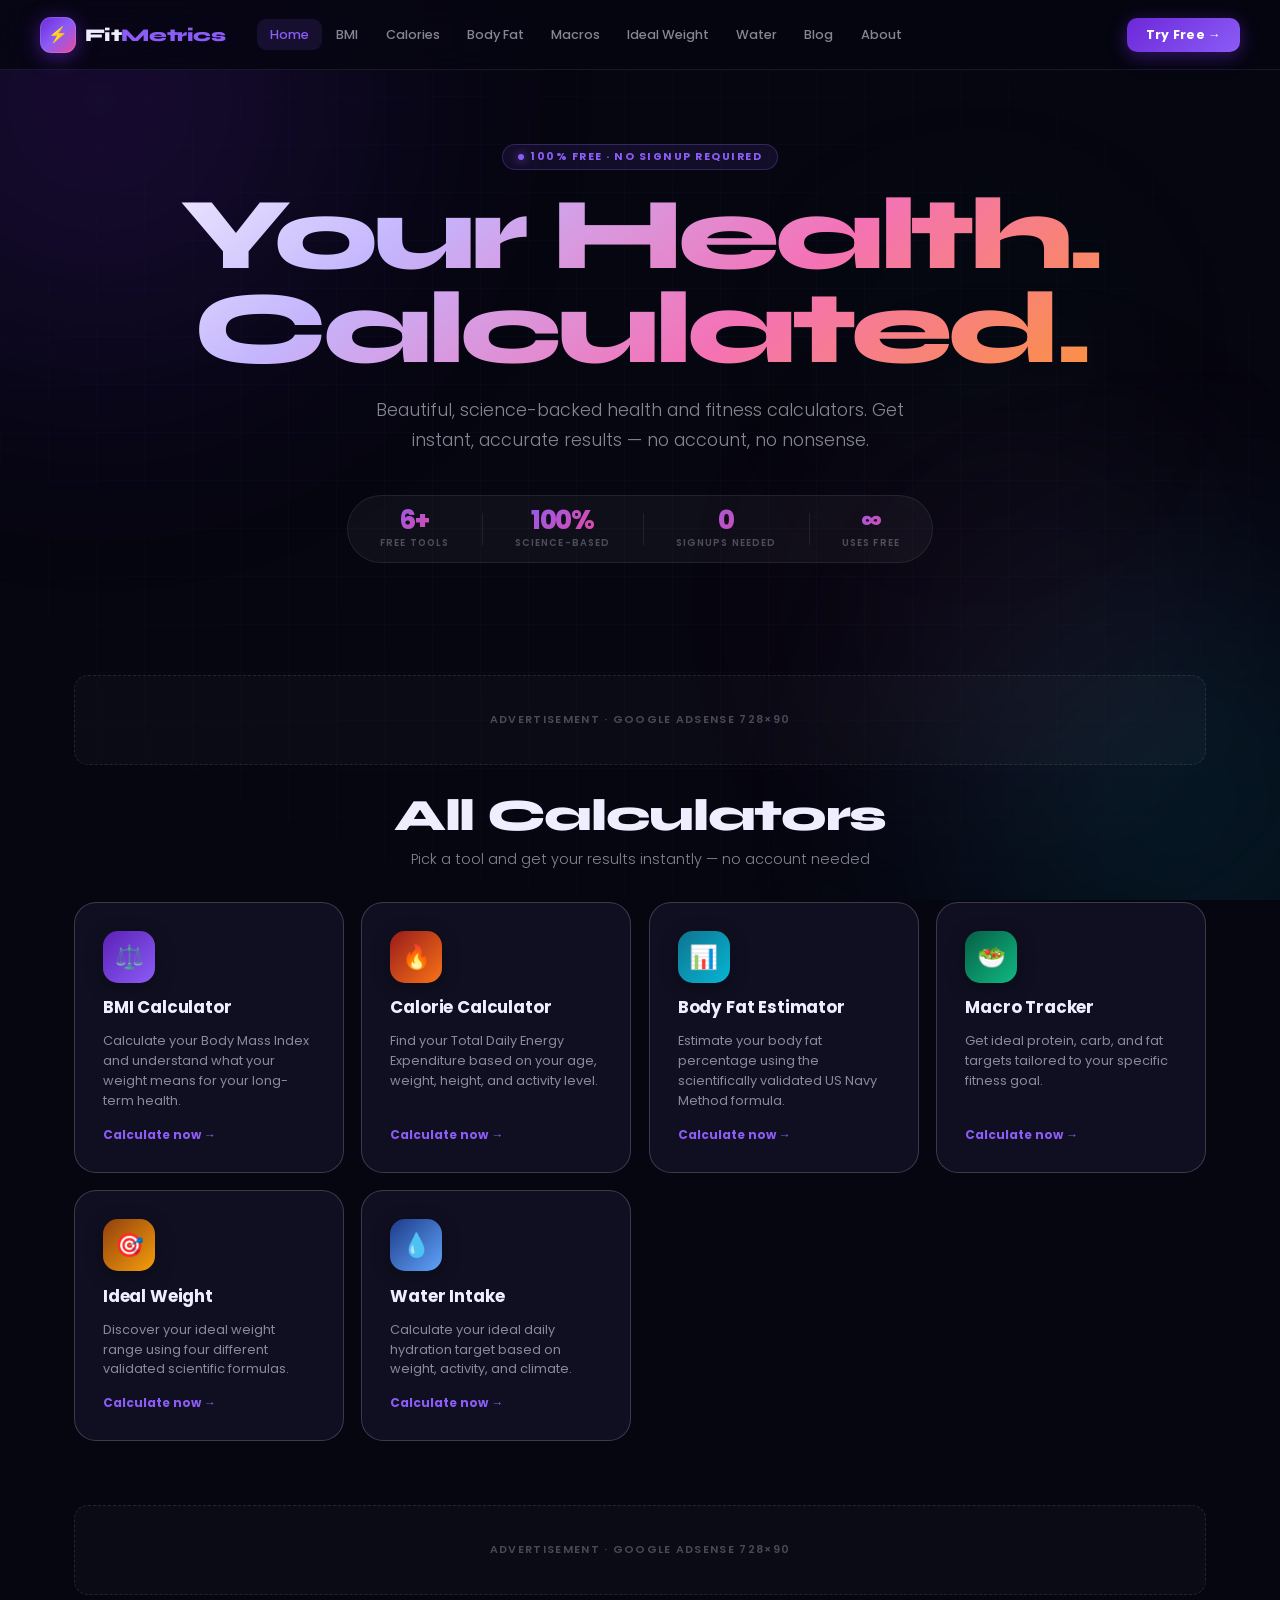
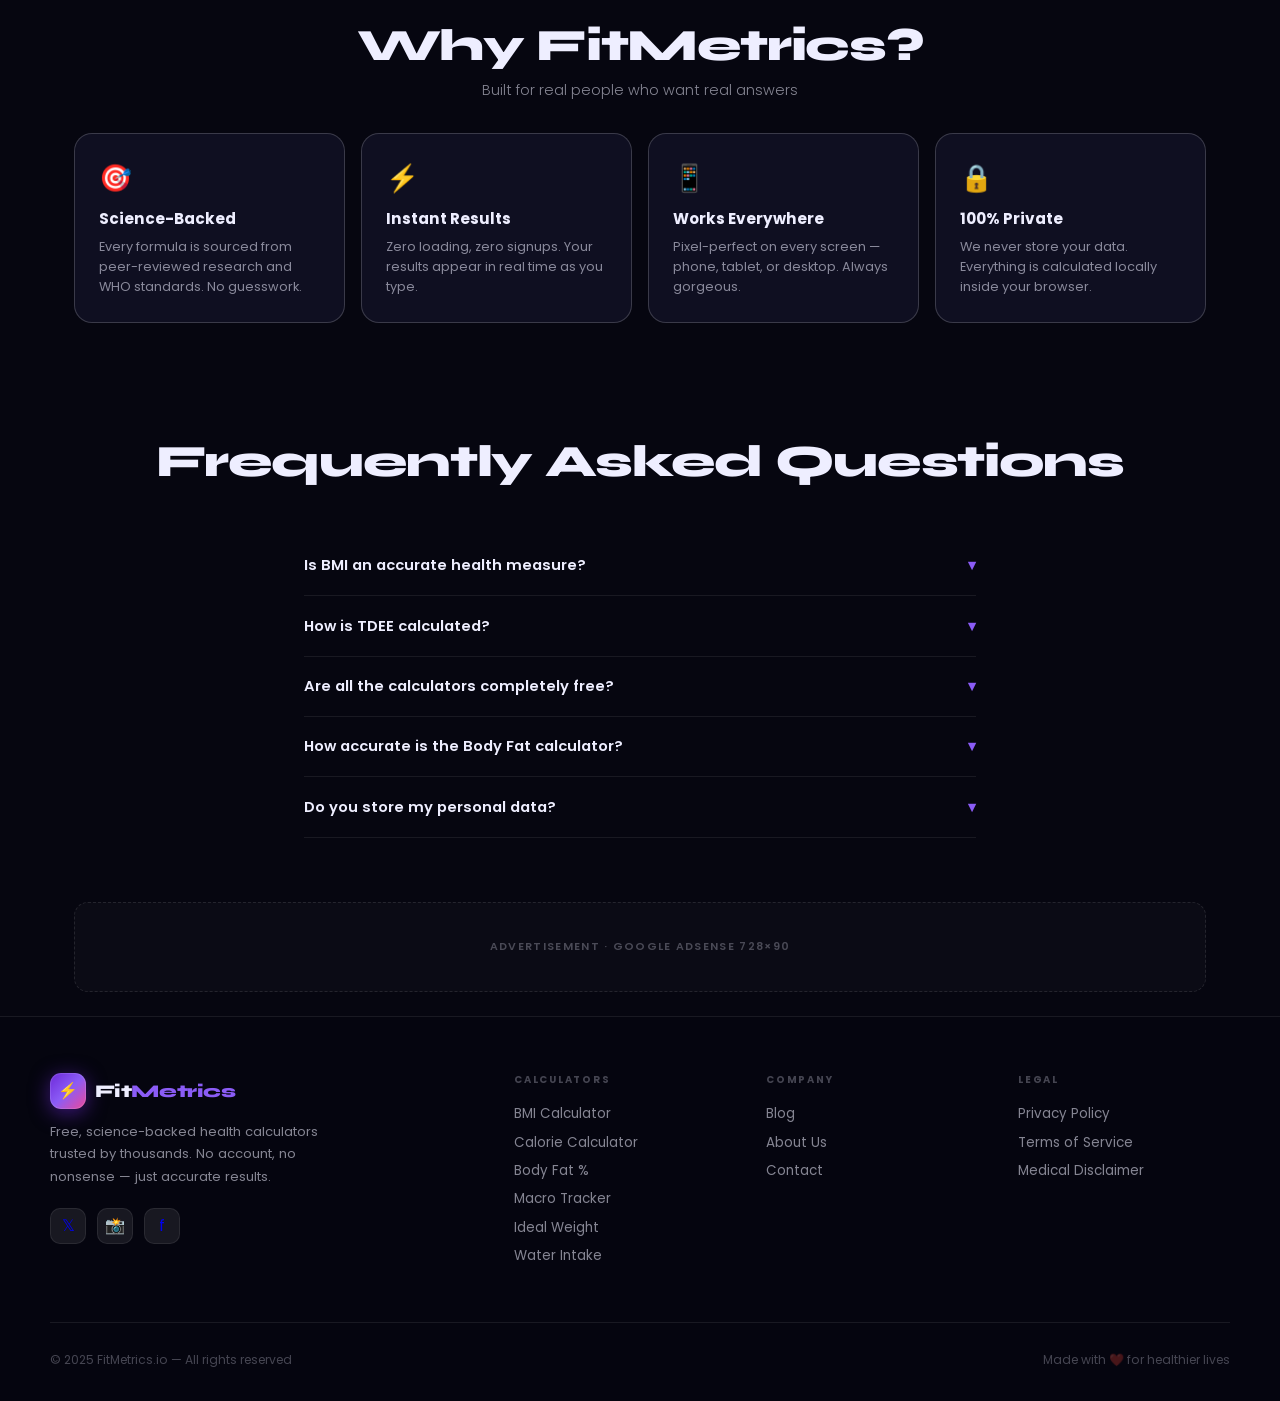
<file: index.html>
<!DOCTYPE html>
<html lang="en">
<head>
<meta charset="UTF-8"><meta name="viewport" content="width=device-width,initial-scale=1">
<title>FitMetrics.io — Free Health & Fitness Calculators</title>
<meta name="description" content="Beautiful, accurate health calculators. BMI, calories, body fat, macros, ideal weight, water intake. 100% free, no signup.">
<meta name="keywords" content="BMI calculator, calorie calculator, body fat calculator, macro calculator, health tools, fitness calculator, TDEE">
<meta property="og:title" content="FitMetrics.io — Free Health Calculators">
<meta property="og:description" content="Beautiful, accurate health & fitness calculators. Free forever.">
<link rel="canonical" href="https://fitmetrics.io/">
<link rel="stylesheet" href="style.css">
<!-- Google AdSense: <script async src="https://pagead2.googlesyndication.com/pagead/js/adsbygoogle.js?client=ca-pub-XXXXXX" crossorigin="anonymous"></script> -->
</head>
<body>
<div class="bg-scene"><div class="bg-orb o1"></div><div class="bg-orb o2"></div><div class="bg-orb o3"></div><div class="bg-orb o4"></div></div>
<div class="bg-grid"></div>
<div id="pts"></div>
<span id="root-path" data-root=""></span>
<div id="nav-placeholder"></div>

<div class="page">

  <!-- Hero -->
  <div class="home-hero">
    <div class="pill-badge"><div class="badge-dot"></div>100% Free · No Signup Required</div>
    <h1 class="home-title">Your Health.<br>Calculated.</h1>
    <p class="home-sub">Beautiful, science-backed health and fitness calculators. Get instant, accurate results — no account, no nonsense.</p>
    <div class="home-stats">
      <div class="hstat"><div class="hstat-n">6+</div><div class="hstat-l">Free Tools</div></div>
      <div class="hstat-div"></div>
      <div class="hstat"><div class="hstat-n">100%</div><div class="hstat-l">Science-Based</div></div>
      <div class="hstat-div"></div>
      <div class="hstat"><div class="hstat-n">0</div><div class="hstat-l">Signups Needed</div></div>
      <div class="hstat-div"></div>
      <div class="hstat"><div class="hstat-n">∞</div><div class="hstat-l">Uses Free</div></div>
    </div>
  </div>

  <!-- Ad slot -->
  <div class="ad-bar"><div class="ad-unit">Advertisement · Google AdSense 728×90</div></div>

  <!-- Tools -->
  <div class="tools-section">
    <div class="section-head">
      <h2>All Calculators</h2>
      <p>Pick a tool and get your results instantly — no account needed</p>
    </div>
    <div class="tools-grid">
      <a class="tool-tile" href="tools/bmi.html">
        <div class="tile-ico" style="background:linear-gradient(135deg,#5b21b6,#8b5cf6)">⚖️</div>
        <div class="tile-name">BMI Calculator</div>
        <div class="tile-desc">Calculate your Body Mass Index and understand what your weight means for your long-term health.</div>
        <div class="tile-cta">Calculate now →</div>
      </a>
      <a class="tool-tile" href="tools/calories.html">
        <div class="tile-ico" style="background:linear-gradient(135deg,#991b1b,#f97316)">🔥</div>
        <div class="tile-name">Calorie Calculator</div>
        <div class="tile-desc">Find your Total Daily Energy Expenditure based on your age, weight, height, and activity level.</div>
        <div class="tile-cta">Calculate now →</div>
      </a>
      <a class="tool-tile" href="tools/bodyfat.html">
        <div class="tile-ico" style="background:linear-gradient(135deg,#0e7490,#06b6d4)">📊</div>
        <div class="tile-name">Body Fat Estimator</div>
        <div class="tile-desc">Estimate your body fat percentage using the scientifically validated US Navy Method formula.</div>
        <div class="tile-cta">Calculate now →</div>
      </a>
      <a class="tool-tile" href="tools/macros.html">
        <div class="tile-ico" style="background:linear-gradient(135deg,#065f46,#10b981)">🥗</div>
        <div class="tile-name">Macro Tracker</div>
        <div class="tile-desc">Get ideal protein, carb, and fat targets tailored to your specific fitness goal.</div>
        <div class="tile-cta">Calculate now →</div>
      </a>
      <a class="tool-tile" href="tools/idealweight.html">
        <div class="tile-ico" style="background:linear-gradient(135deg,#92400e,#f59e0b)">🎯</div>
        <div class="tile-name">Ideal Weight</div>
        <div class="tile-desc">Discover your ideal weight range using four different validated scientific formulas.</div>
        <div class="tile-cta">Calculate now →</div>
      </a>
      <a class="tool-tile" href="tools/water.html">
        <div class="tile-ico" style="background:linear-gradient(135deg,#1e3a8a,#60a5fa)">💧</div>
        <div class="tile-name">Water Intake</div>
        <div class="tile-desc">Calculate your ideal daily hydration target based on weight, activity, and climate.</div>
        <div class="tile-cta">Calculate now →</div>
      </a>
    </div>
  </div>

  <!-- Ad -->
  <div class="ad-bar"><div class="ad-unit">Advertisement · Google AdSense 728×90</div></div>

  <!-- Why section -->
  <div class="tools-section" style="margin-top:1rem;">
    <div class="section-head"><h2>Why FitMetrics?</h2><p>Built for real people who want real answers</p></div>
    <div class="why-grid">
      <div class="why-card"><div class="why-ico">🎯</div><div class="why-name">Science-Backed</div><div class="why-txt">Every formula is sourced from peer-reviewed research and WHO standards. No guesswork.</div></div>
      <div class="why-card"><div class="why-ico">⚡</div><div class="why-name">Instant Results</div><div class="why-txt">Zero loading, zero signups. Your results appear in real time as you type.</div></div>
      <div class="why-card"><div class="why-ico">📱</div><div class="why-name">Works Everywhere</div><div class="why-txt">Pixel-perfect on every screen — phone, tablet, or desktop. Always gorgeous.</div></div>
      <div class="why-card"><div class="why-ico">🔒</div><div class="why-name">100% Private</div><div class="why-txt">We never store your data. Everything is calculated locally inside your browser.</div></div>
    </div>
  </div>

  <!-- FAQ -->
  <div style="padding:3rem 0 1rem;">
    <div class="section-head"><h2>Frequently Asked Questions</h2></div>
  </div>
  <div class="faq-wrap">
    <div class="faq-item"><div class="faq-q">Is BMI an accurate health measure? <span class="faq-arrow">▾</span></div><div class="faq-a">BMI is a useful screening tool but doesn't directly measure body fat. It doesn't account for muscle mass, bone density, or fat distribution. Use it alongside other health metrics and consult a healthcare professional for full context.</div></div>
    <div class="faq-item"><div class="faq-q">How is TDEE calculated? <span class="faq-arrow">▾</span></div><div class="faq-a">TDEE (Total Daily Energy Expenditure) multiplies your BMR (Basal Metabolic Rate) by an activity multiplier. We use the Mifflin-St Jeor equation, widely considered the most accurate for the general population.</div></div>
    <div class="faq-item"><div class="faq-q">Are all the calculators completely free? <span class="faq-arrow">▾</span></div><div class="faq-a">Yes — 100% free, forever. No account, no subscription, no hidden fees. FitMetrics is supported by non-intrusive advertising that keeps the lights on.</div></div>
    <div class="faq-item"><div class="faq-q">How accurate is the Body Fat calculator? <span class="faq-arrow">▾</span></div><div class="faq-a">The US Navy Method is accurate to within 3–4% for most people. For clinical-grade precision, DEXA scanning is the gold standard but requires a professional appointment.</div></div>
    <div class="faq-item"><div class="faq-q">Do you store my personal data? <span class="faq-arrow">▾</span></div><div class="faq-a">No. All calculations happen entirely in your browser using JavaScript. We never transmit, collect, or store any health data you enter. Your privacy is guaranteed.</div></div>
  </div>

  <!-- Ad -->
  <div class="ad-bar"><div class="ad-unit">Advertisement · Google AdSense 728×90</div></div>

</div>

<div id="footer-placeholder"></div>
<script src="nav.js"></script>
<script src="main.js"></script>
</body>
</html>
</file>
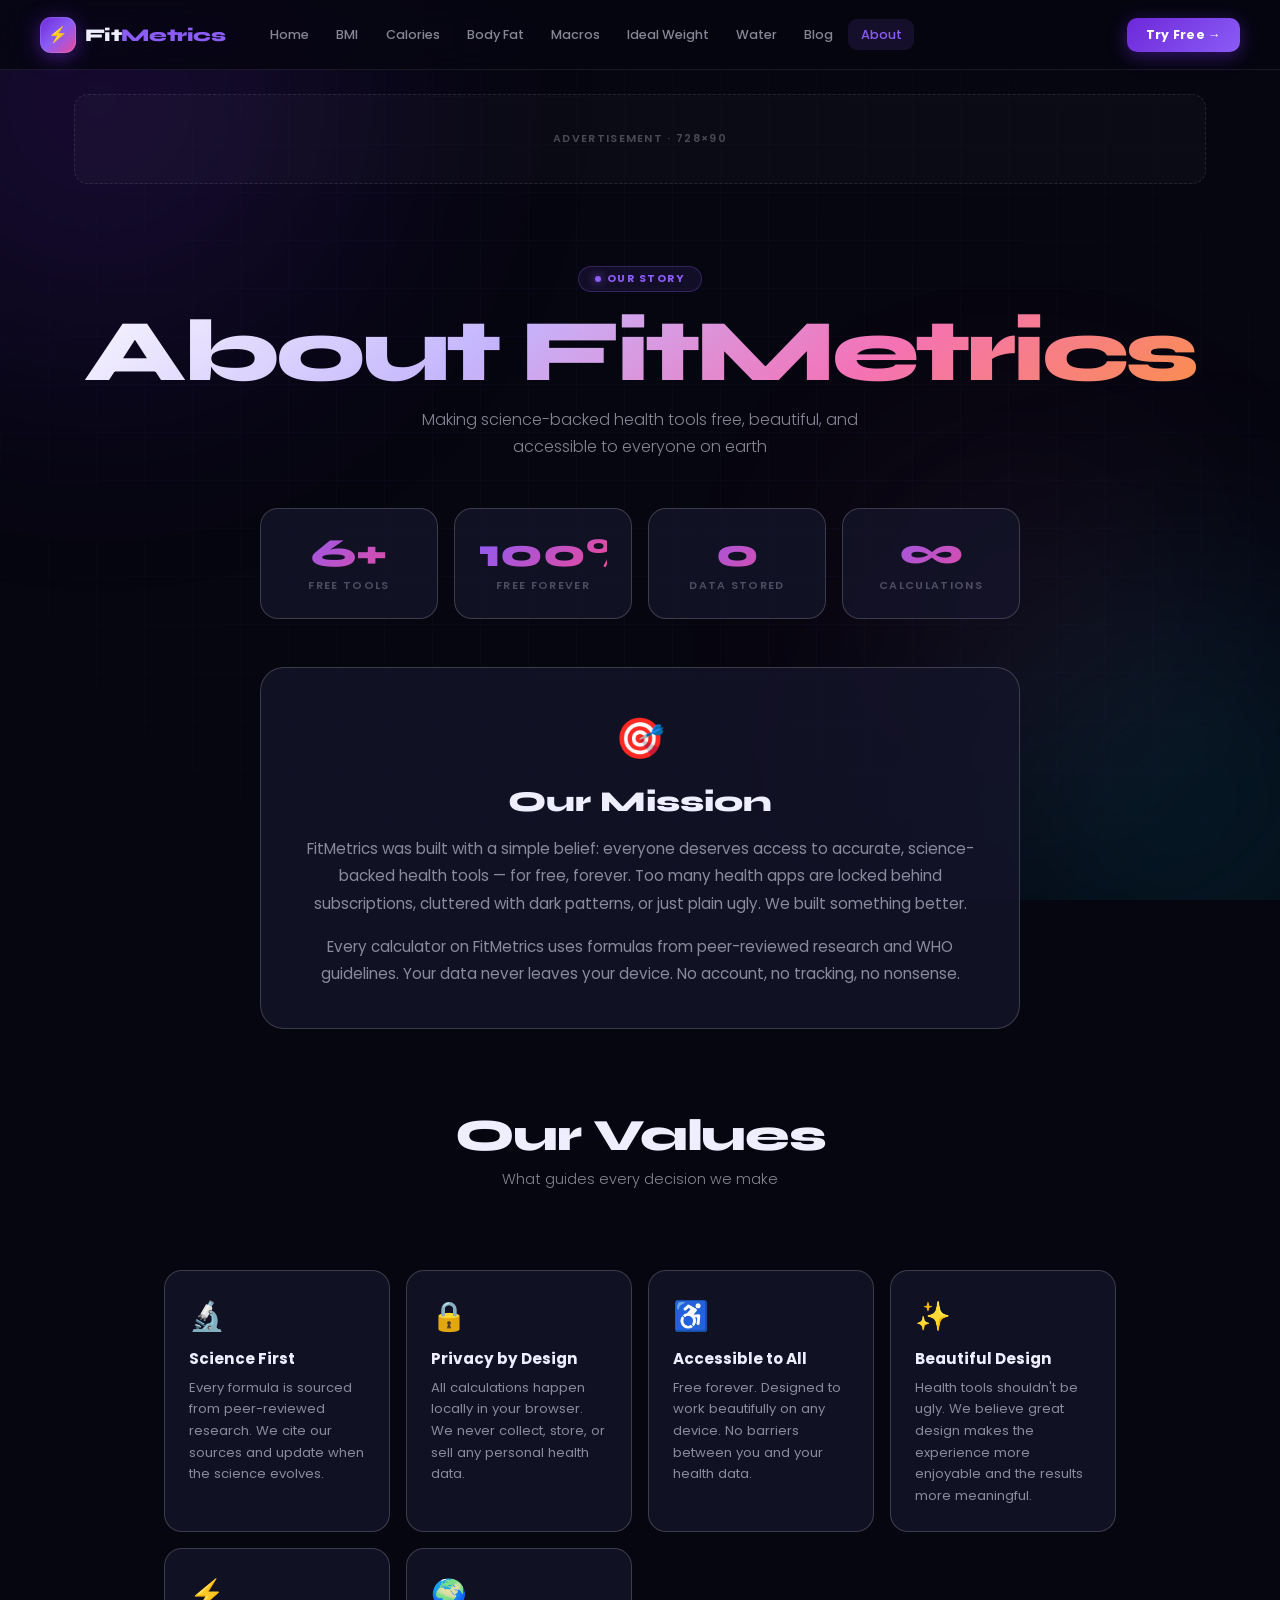
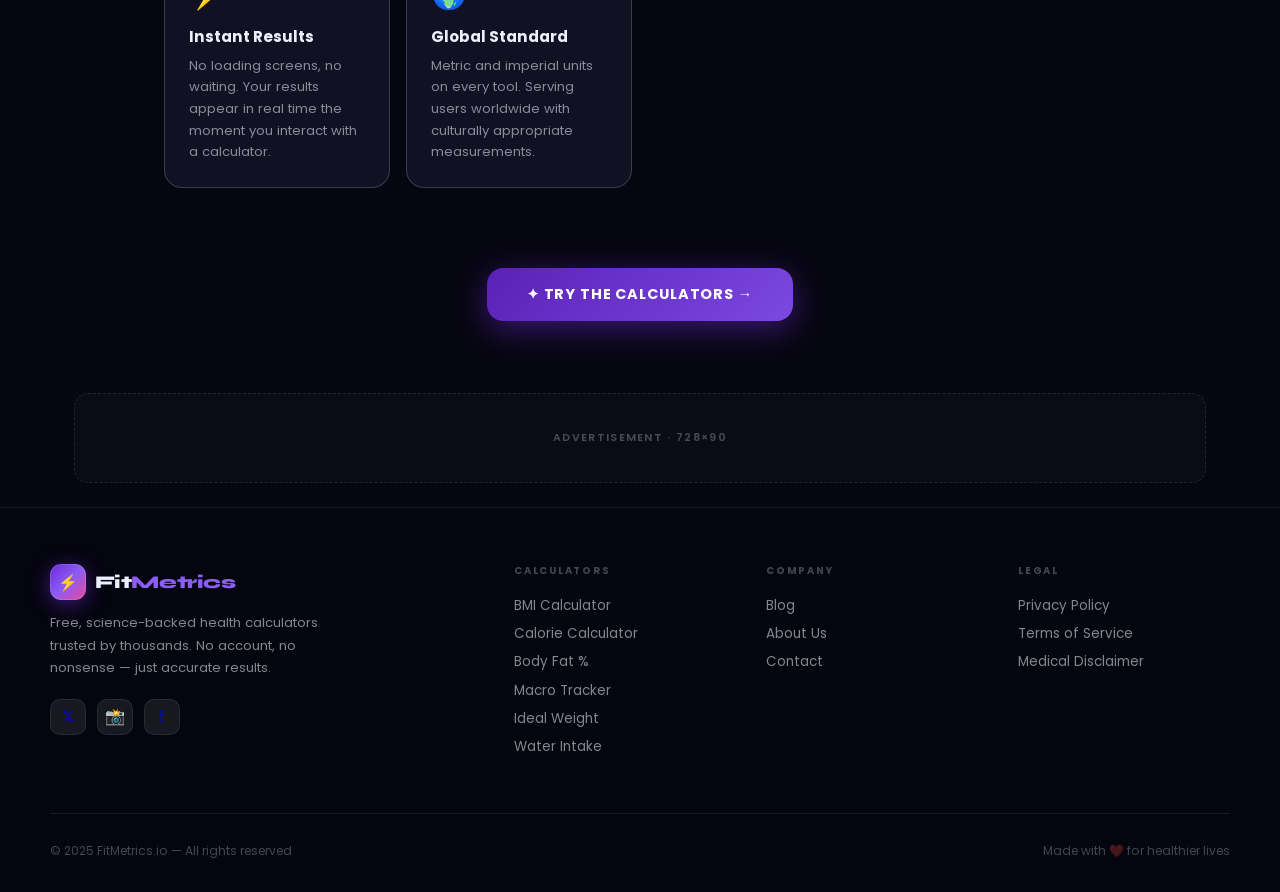
<file: about.html>
<!DOCTYPE html>
<html lang="en">
<head><meta charset="UTF-8"><meta name="viewport" content="width=device-width,initial-scale=1"><title>About Us — FitMetrics.io</title><meta name="description" content="Learn about FitMetrics.io — our mission to make science-backed health tools free and accessible to everyone."><link rel="stylesheet" href="style.css">
<style>
.about-stats{display:grid;grid-template-columns:repeat(auto-fill,minmax(160px,1fr));gap:1rem;max-width:760px;margin:2rem auto;}
.astat{background:rgba(20,20,42,.8);border:1px solid var(--border-hi);border-radius:18px;padding:1.5rem;text-align:center;}
.astat-n{font-family:'Syne',sans-serif;font-size:2.5rem;font-weight:800;background:linear-gradient(135deg,var(--v),var(--pk));-webkit-background-clip:text;-webkit-text-fill-color:transparent;background-clip:text;line-height:1;}
.astat-l{font-size:.68rem;font-weight:600;color:var(--text3);letter-spacing:.12em;text-transform:uppercase;margin-top:.3rem;}
.mission-card{max-width:760px;margin:3rem auto;background:rgba(20,20,42,.8);border:1px solid var(--border-hi);border-radius:24px;padding:2.5rem;text-align:center;opacity:0;transform:translateY(20px);animation:revealUp .7s .2s forwards;}
.mission-card h2{font-family:'Syne',sans-serif;font-size:1.8rem;font-weight:800;margin-bottom:1rem;}
.mission-card p{font-size:.95rem;color:var(--text2);line-height:1.8;}
.values-grid{display:grid;grid-template-columns:repeat(auto-fill,minmax(220px,1fr));gap:1rem;max-width:1000px;margin:2rem auto 4rem;padding:0 1.5rem;}
.val-card{background:rgba(20,20,42,.8);border:1px solid var(--border-hi);border-radius:18px;padding:1.5rem;}
.val-ico{font-size:1.8rem;margin-bottom:.6rem;}
.val-name{font-size:.95rem;font-weight:700;margin-bottom:.4rem;}
.val-txt{font-size:.82rem;color:var(--text2);line-height:1.65;}
</style>
</head>
<body>
<div class="bg-scene"><div class="bg-orb o1"></div><div class="bg-orb o2"></div><div class="bg-orb o3"></div></div>
<div class="bg-grid"></div><div id="pts"></div>
<span id="root-path" data-root=""></span><div id="nav-placeholder"></div>

<div class="page">
  <div class="ad-bar"><div class="ad-unit">Advertisement · 728×90</div></div>
  <div class="hero" style="padding-bottom:1rem;">
    <div class="pill-badge"><div class="badge-dot"></div>Our Story</div>
    <h1 class="hero-title">About FitMetrics</h1>
    <p class="hero-sub">Making science-backed health tools free, beautiful, and accessible to everyone on earth</p>
  </div>

  <div class="about-stats">
    <div class="astat"><div class="astat-n">6+</div><div class="astat-l">Free Tools</div></div>
    <div class="astat"><div class="astat-n">100%</div><div class="astat-l">Free Forever</div></div>
    <div class="astat"><div class="astat-n">0</div><div class="astat-l">Data Stored</div></div>
    <div class="astat"><div class="astat-n">∞</div><div class="astat-l">Calculations</div></div>
  </div>

  <div class="mission-card">
    <div style="font-size:2.5rem;margin-bottom:1rem;">🎯</div>
    <h2>Our Mission</h2>
    <p>FitMetrics was built with a simple belief: everyone deserves access to accurate, science-backed health tools — for free, forever. Too many health apps are locked behind subscriptions, cluttered with dark patterns, or just plain ugly. We built something better.</p>
    <p style="margin-top:1rem;">Every calculator on FitMetrics uses formulas from peer-reviewed research and WHO guidelines. Your data never leaves your device. No account, no tracking, no nonsense.</p>
  </div>

  <div style="text-align:center;padding:2rem 1.5rem 1rem;"><div class="section-head"><h2>Our Values</h2><p>What guides every decision we make</p></div></div>
  <div class="values-grid">
    <div class="val-card"><div class="val-ico">🔬</div><div class="val-name">Science First</div><div class="val-txt">Every formula is sourced from peer-reviewed research. We cite our sources and update when the science evolves.</div></div>
    <div class="val-card"><div class="val-ico">🔒</div><div class="val-name">Privacy by Design</div><div class="val-txt">All calculations happen locally in your browser. We never collect, store, or sell any personal health data.</div></div>
    <div class="val-card"><div class="val-ico">♿</div><div class="val-name">Accessible to All</div><div class="val-txt">Free forever. Designed to work beautifully on any device. No barriers between you and your health data.</div></div>
    <div class="val-card"><div class="val-ico">✨</div><div class="val-name">Beautiful Design</div><div class="val-txt">Health tools shouldn't be ugly. We believe great design makes the experience more enjoyable and the results more meaningful.</div></div>
    <div class="val-card"><div class="val-ico">⚡</div><div class="val-name">Instant Results</div><div class="val-txt">No loading screens, no waiting. Your results appear in real time the moment you interact with a calculator.</div></div>
    <div class="val-card"><div class="val-ico">🌍</div><div class="val-name">Global Standard</div><div class="val-txt">Metric and imperial units on every tool. Serving users worldwide with culturally appropriate measurements.</div></div>
  </div>

  <div style="text-align:center;padding:1rem 1.5rem 3rem;">
    <a href="tools/bmi.html" style="display:inline-block;background:linear-gradient(135deg,#5b21b6,#8b5cf6,#ec4899);background-size:300% 300%;padding:1rem 2.5rem;border-radius:16px;text-decoration:none;color:#fff;font-weight:700;font-size:.9rem;letter-spacing:.06em;text-transform:uppercase;box-shadow:0 8px 32px rgba(109,40,217,.5);animation:btnGrad 5s ease infinite;">✦ Try the Calculators →</a>
  </div>

  <div class="ad-bar"><div class="ad-unit">Advertisement · 728×90</div></div>
</div>

<div id="footer-placeholder"></div>
<script src="nav.js"></script><script src="main.js"></script>
</body>
</html>
</file>
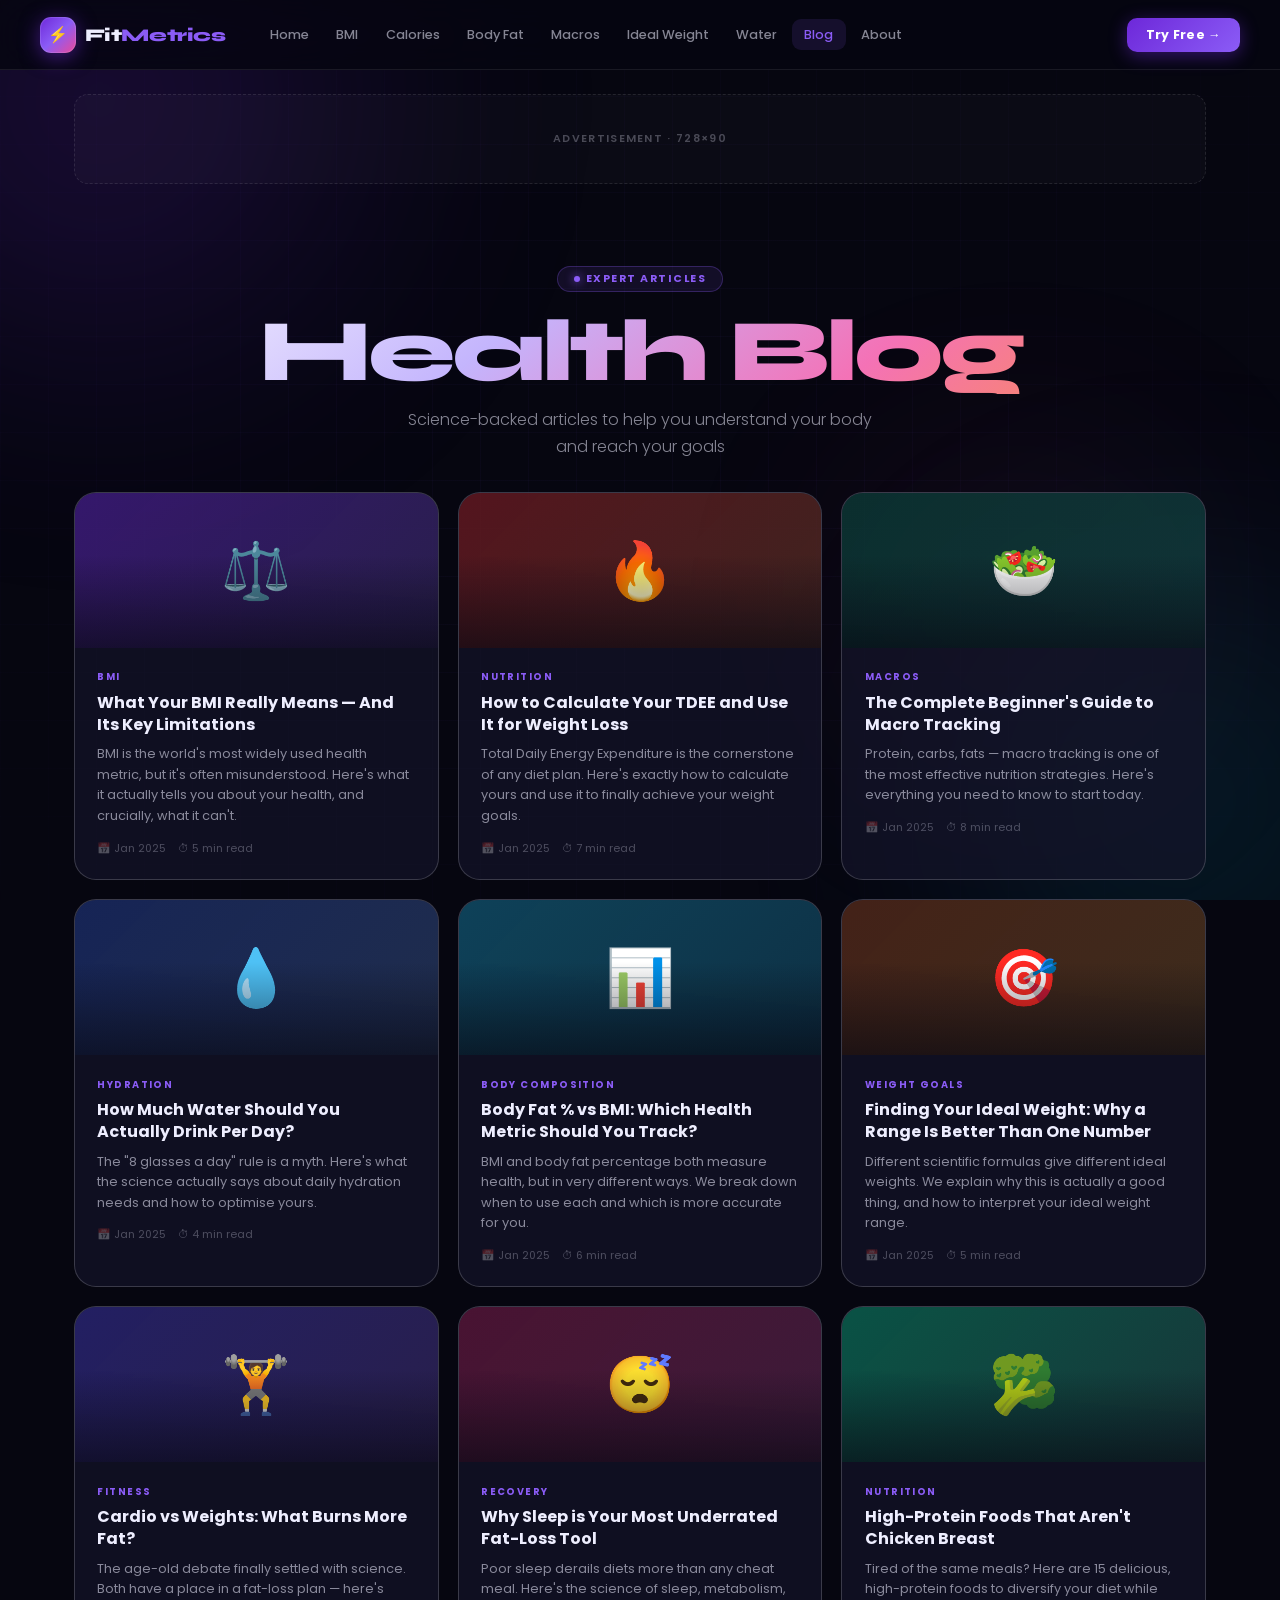
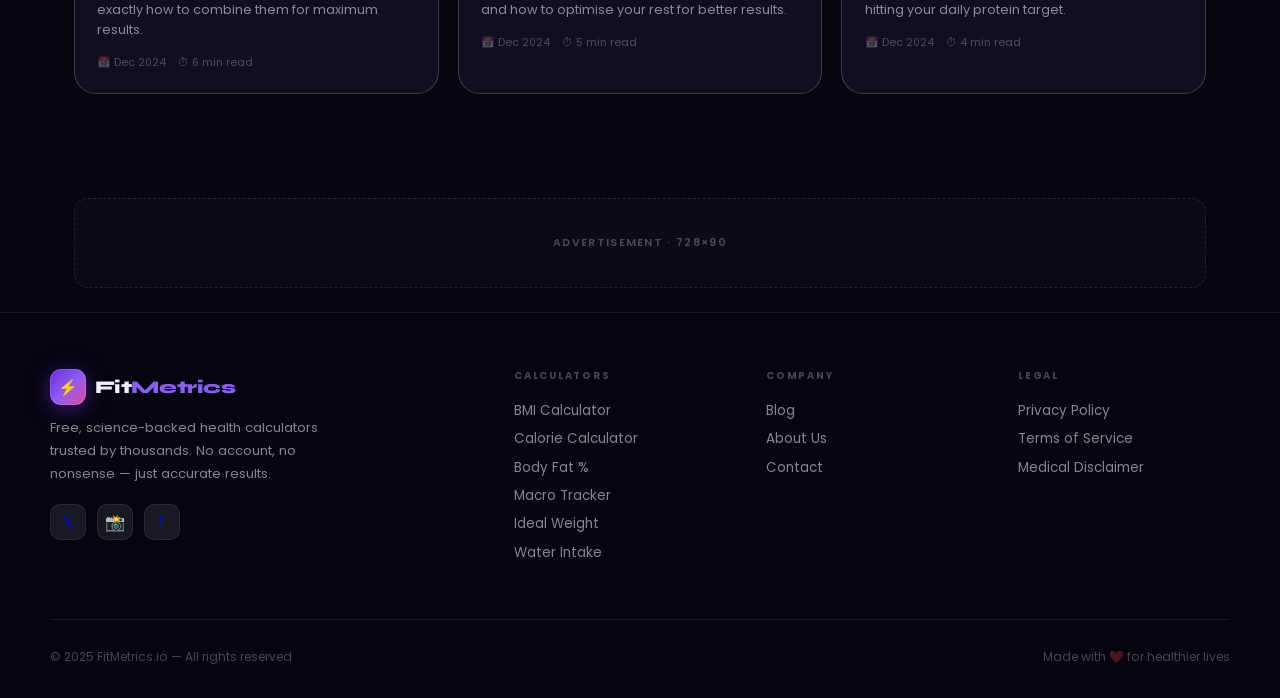
<file: blog.html>
<!DOCTYPE html>
<html lang="en">
<head><meta charset="UTF-8"><meta name="viewport" content="width=device-width,initial-scale=1"><title>Health & Fitness Blog — FitMetrics.io</title><meta name="description" content="Science-backed health and fitness articles. Learn about BMI, nutrition, calorie counting, body composition, hydration, and healthy living."><link rel="stylesheet" href="style.css"></head>
<body>
<div class="bg-scene"><div class="bg-orb o1"></div><div class="bg-orb o2"></div><div class="bg-orb o3"></div></div>
<div class="bg-grid"></div><div id="pts"></div>
<span id="root-path" data-root=""></span><div id="nav-placeholder"></div>

<div class="page">
  <div class="ad-bar"><div class="ad-unit">Advertisement · 728×90</div></div>
  <div class="hero">
    <div class="pill-badge"><div class="badge-dot"></div>Expert Articles</div>
    <h1 class="hero-title">Health Blog</h1>
    <p class="hero-sub">Science-backed articles to help you understand your body and reach your goals</p>
  </div>

  <div class="blog-grid">
    <a class="blog-card" href="#">
      <div class="blog-thumb" style="background:linear-gradient(135deg,rgba(91,33,182,.5),rgba(139,92,246,.2))">⚖️</div>
      <div class="blog-body"><div class="blog-tag">BMI</div><div class="blog-ttl">What Your BMI Really Means — And Its Key Limitations</div><div class="blog-exc">BMI is the world's most widely used health metric, but it's often misunderstood. Here's what it actually tells you about your health, and crucially, what it can't.</div><div class="blog-meta"><span>📅 Jan 2025</span><span>⏱ 5 min read</span></div></div>
    </a>
    <a class="blog-card" href="#">
      <div class="blog-thumb" style="background:linear-gradient(135deg,rgba(153,27,27,.5),rgba(249,115,22,.2))">🔥</div>
      <div class="blog-body"><div class="blog-tag">Nutrition</div><div class="blog-ttl">How to Calculate Your TDEE and Use It for Weight Loss</div><div class="blog-exc">Total Daily Energy Expenditure is the cornerstone of any diet plan. Here's exactly how to calculate yours and use it to finally achieve your weight goals.</div><div class="blog-meta"><span>📅 Jan 2025</span><span>⏱ 7 min read</span></div></div>
    </a>
    <a class="blog-card" href="#">
      <div class="blog-thumb" style="background:linear-gradient(135deg,rgba(6,78,59,.5),rgba(16,185,129,.2))">🥗</div>
      <div class="blog-body"><div class="blog-tag">Macros</div><div class="blog-ttl">The Complete Beginner's Guide to Macro Tracking</div><div class="blog-exc">Protein, carbs, fats — macro tracking is one of the most effective nutrition strategies. Here's everything you need to know to start today.</div><div class="blog-meta"><span>📅 Jan 2025</span><span>⏱ 8 min read</span></div></div>
    </a>
    <a class="blog-card" href="#">
      <div class="blog-thumb" style="background:linear-gradient(135deg,rgba(30,58,138,.5),rgba(96,165,250,.2))">💧</div>
      <div class="blog-body"><div class="blog-tag">Hydration</div><div class="blog-ttl">How Much Water Should You Actually Drink Per Day?</div><div class="blog-exc">The "8 glasses a day" rule is a myth. Here's what the science actually says about daily hydration needs and how to optimise yours.</div><div class="blog-meta"><span>📅 Jan 2025</span><span>⏱ 4 min read</span></div></div>
    </a>
    <a class="blog-card" href="#">
      <div class="blog-thumb" style="background:linear-gradient(135deg,rgba(14,116,144,.5),rgba(6,182,212,.2))">📊</div>
      <div class="blog-body"><div class="blog-tag">Body Composition</div><div class="blog-ttl">Body Fat % vs BMI: Which Health Metric Should You Track?</div><div class="blog-exc">BMI and body fat percentage both measure health, but in very different ways. We break down when to use each and which is more accurate for you.</div><div class="blog-meta"><span>📅 Jan 2025</span><span>⏱ 6 min read</span></div></div>
    </a>
    <a class="blog-card" href="#">
      <div class="blog-thumb" style="background:linear-gradient(135deg,rgba(120,53,15,.5),rgba(245,158,11,.2))">🎯</div>
      <div class="blog-body"><div class="blog-tag">Weight Goals</div><div class="blog-ttl">Finding Your Ideal Weight: Why a Range Is Better Than One Number</div><div class="blog-exc">Different scientific formulas give different ideal weights. We explain why this is actually a good thing, and how to interpret your ideal weight range.</div><div class="blog-meta"><span>📅 Jan 2025</span><span>⏱ 5 min read</span></div></div>
    </a>
    <a class="blog-card" href="#">
      <div class="blog-thumb" style="background:linear-gradient(135deg,rgba(55,48,163,.5),rgba(139,92,246,.2))">🏋️</div>
      <div class="blog-body"><div class="blog-tag">Fitness</div><div class="blog-ttl">Cardio vs Weights: What Burns More Fat?</div><div class="blog-exc">The age-old debate finally settled with science. Both have a place in a fat-loss plan — here's exactly how to combine them for maximum results.</div><div class="blog-meta"><span>📅 Dec 2024</span><span>⏱ 6 min read</span></div></div>
    </a>
    <a class="blog-card" href="#">
      <div class="blog-thumb" style="background:linear-gradient(135deg,rgba(131,24,67,.5),rgba(236,72,153,.2))">😴</div>
      <div class="blog-body"><div class="blog-tag">Recovery</div><div class="blog-ttl">Why Sleep is Your Most Underrated Fat-Loss Tool</div><div class="blog-exc">Poor sleep derails diets more than any cheat meal. Here's the science of sleep, metabolism, and how to optimise your rest for better results.</div><div class="blog-meta"><span>📅 Dec 2024</span><span>⏱ 5 min read</span></div></div>
    </a>
    <a class="blog-card" href="#">
      <div class="blog-thumb" style="background:linear-gradient(135deg,rgba(5,150,105,.5),rgba(52,211,153,.2))">🥦</div>
      <div class="blog-body"><div class="blog-tag">Nutrition</div><div class="blog-ttl">High-Protein Foods That Aren't Chicken Breast</div><div class="blog-exc">Tired of the same meals? Here are 15 delicious, high-protein foods to diversify your diet while hitting your daily protein target.</div><div class="blog-meta"><span>📅 Dec 2024</span><span>⏱ 4 min read</span></div></div>
    </a>
  </div>

  <div class="ad-bar"><div class="ad-unit">Advertisement · 728×90</div></div>
</div>

<div id="footer-placeholder"></div>
<script src="nav.js"></script><script src="main.js"></script>
</body>
</html>
</file>
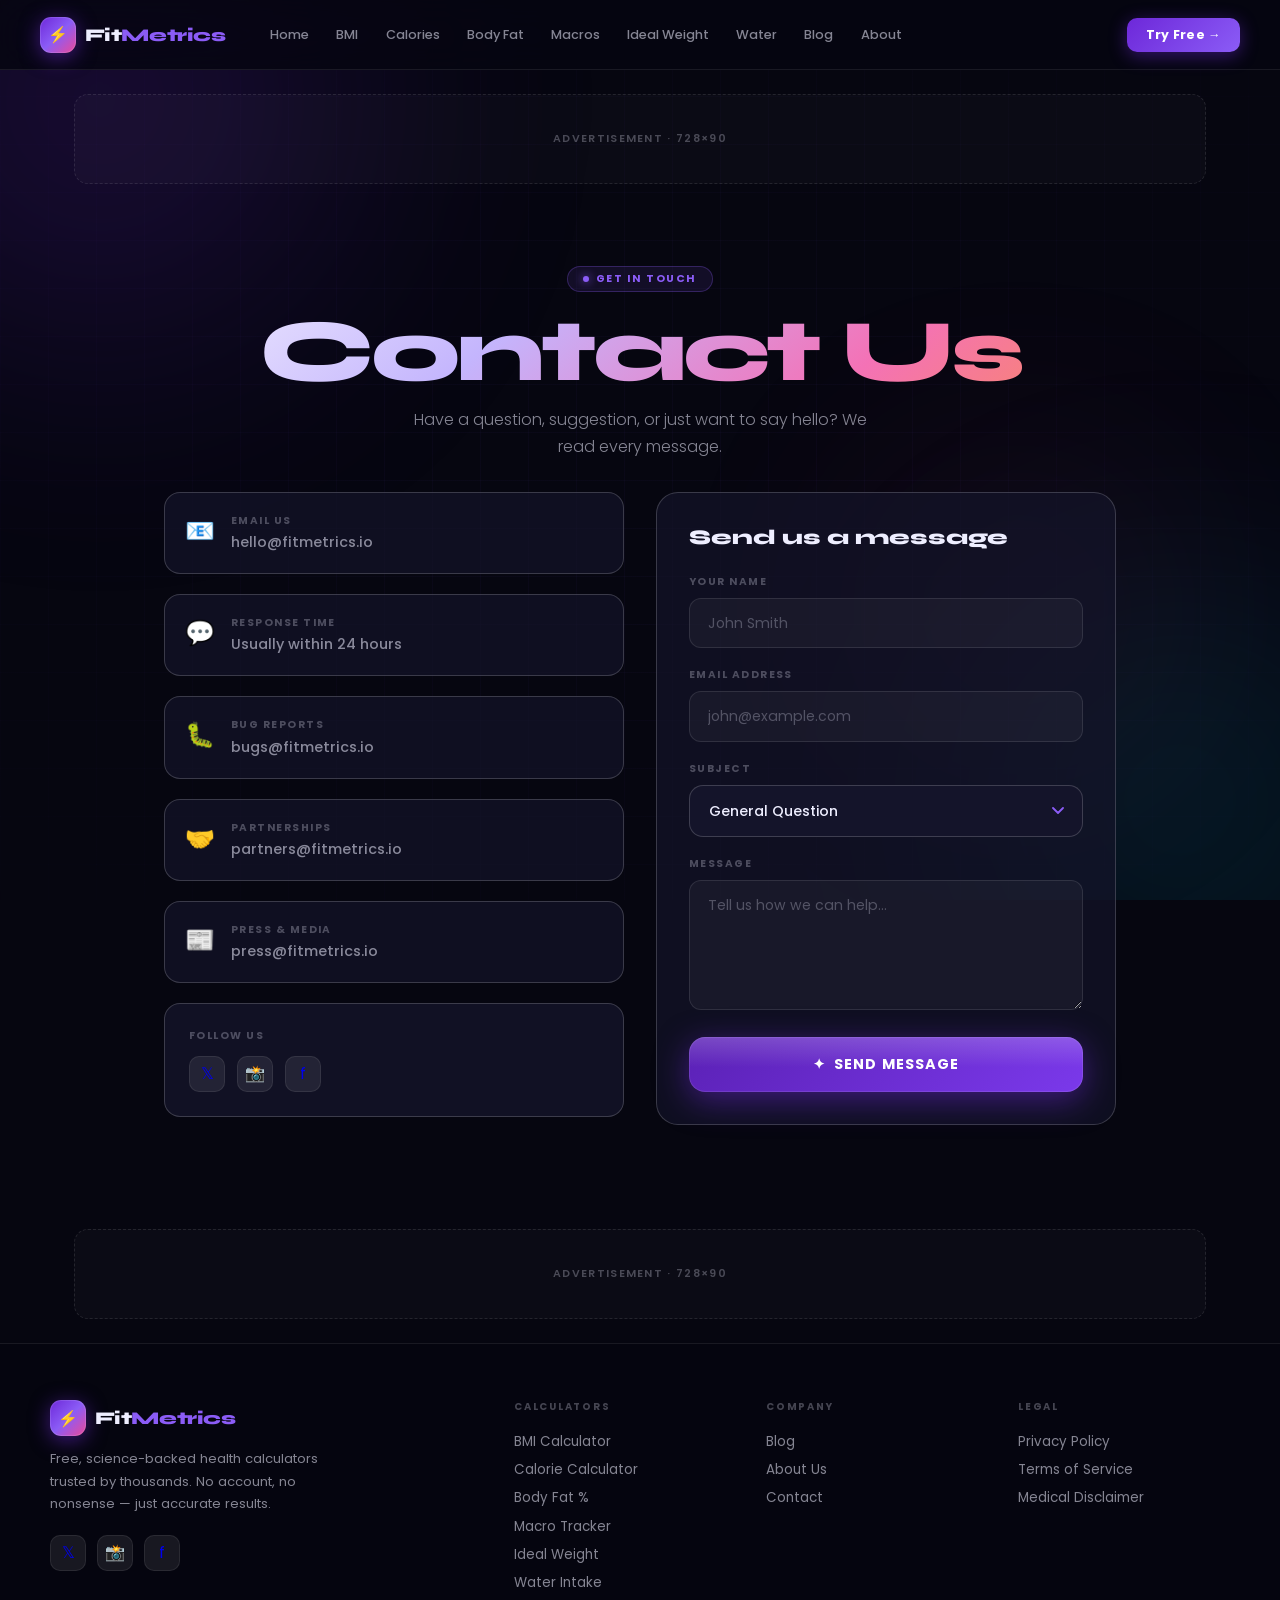
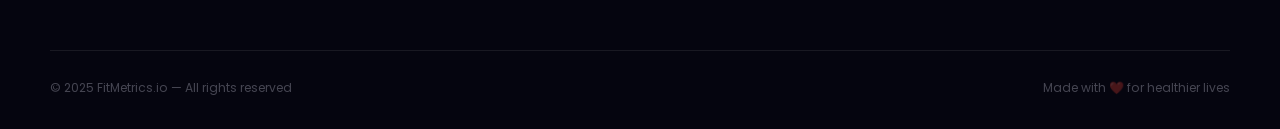
<file: contact.html>
<!DOCTYPE html>
<html lang="en">
<head><meta charset="UTF-8"><meta name="viewport" content="width=device-width,initial-scale=1"><title>Contact Us — FitMetrics.io</title><meta name="description" content="Get in touch with the FitMetrics team. We'd love to hear from you."><link rel="stylesheet" href="style.css"></head>
<body>
<div class="bg-scene"><div class="bg-orb o1"></div><div class="bg-orb o2"></div><div class="bg-orb o3"></div></div>
<div class="bg-grid"></div><div id="pts"></div>
<span id="root-path" data-root=""></span><div id="nav-placeholder"></div>

<div class="page">
  <div class="ad-bar"><div class="ad-unit">Advertisement · 728×90</div></div>
  <div class="hero">
    <div class="pill-badge"><div class="badge-dot"></div>Get In Touch</div>
    <h1 class="hero-title">Contact Us</h1>
    <p class="hero-sub">Have a question, suggestion, or just want to say hello? We read every message.</p>
  </div>

  <div class="contact-grid">
    <div class="contact-info">
      <div class="contact-item">
        <div class="c-ico">📧</div>
        <div><div class="c-lbl">Email Us</div><div class="c-val">hello@fitmetrics.io</div></div>
      </div>
      <div class="contact-item">
        <div class="c-ico">💬</div>
        <div><div class="c-lbl">Response Time</div><div class="c-val">Usually within 24 hours</div></div>
      </div>
      <div class="contact-item">
        <div class="c-ico">🐛</div>
        <div><div class="c-lbl">Bug Reports</div><div class="c-val">bugs@fitmetrics.io</div></div>
      </div>
      <div class="contact-item">
        <div class="c-ico">🤝</div>
        <div><div class="c-lbl">Partnerships</div><div class="c-val">partners@fitmetrics.io</div></div>
      </div>
      <div class="contact-item">
        <div class="c-ico">📰</div>
        <div><div class="c-lbl">Press & Media</div><div class="c-val">press@fitmetrics.io</div></div>
      </div>
      <div style="background:rgba(20,20,42,.8);border:1px solid var(--border-hi);border-radius:16px;padding:1.5rem;">
        <div class="c-lbl" style="margin-bottom:.75rem;">Follow Us</div>
        <div style="display:flex;gap:.75rem;">
          <a href="#" class="social-btn" style="text-decoration:none">𝕏</a>
          <a href="#" class="social-btn" style="text-decoration:none">📸</a>
          <a href="#" class="social-btn" style="text-decoration:none">f</a>
        </div>
      </div>
    </div>

    <div class="form-card" style="opacity:0;transform:translateY(20px);animation:revealUp .7s .2s forwards;">
      <h3 style="font-family:'Syne',sans-serif;font-size:1.3rem;font-weight:800;margin-bottom:1.5rem;">Send us a message</h3>
      <form id="contactForm">
        <div class="form-group">
          <label class="form-lbl">Your Name</label>
          <input class="form-input" type="text" placeholder="John Smith" required>
        </div>
        <div class="form-group">
          <label class="form-lbl">Email Address</label>
          <input class="form-input" type="email" placeholder="john@example.com" required>
        </div>
        <div class="form-group">
          <label class="form-lbl">Subject</label>
          <select class="form-input" style="font-size:.88rem;padding:.85rem 1.1rem;cursor:pointer;background:#14142a;-webkit-appearance:none;background-image:url(\"data:image/svg+xml,%3Csvg xmlns='http://www.w3.org/2000/svg' width='12' height='8' fill='none'%3E%3Cpath d='M1 1l5 5 5-5' stroke='%238b5cf6' stroke-width='1.8' stroke-linecap='round' stroke-linejoin='round'/%3E%3C/svg%3E\");background-repeat:no-repeat;background-position:right 1rem center;">
            <option>General Question</option>
            <option>Bug Report</option>
            <option>Feature Request</option>
            <option>Partnership Inquiry</option>
            <option>Press / Media</option>
            <option>Other</option>
          </select>
        </div>
        <div class="form-group">
          <label class="form-lbl">Message</label>
          <textarea class="form-input" placeholder="Tell us how we can help..." required></textarea>
        </div>
        <button type="submit" class="btn-calc" style="animation:none;">✦ &nbsp;Send Message</button>
      </form>
    </div>
  </div>

  <div class="ad-bar"><div class="ad-unit">Advertisement · 728×90</div></div>
</div>

<div id="footer-placeholder"></div>
<script src="nav.js"></script><script src="main.js"></script>
</body>
</html>
</file>
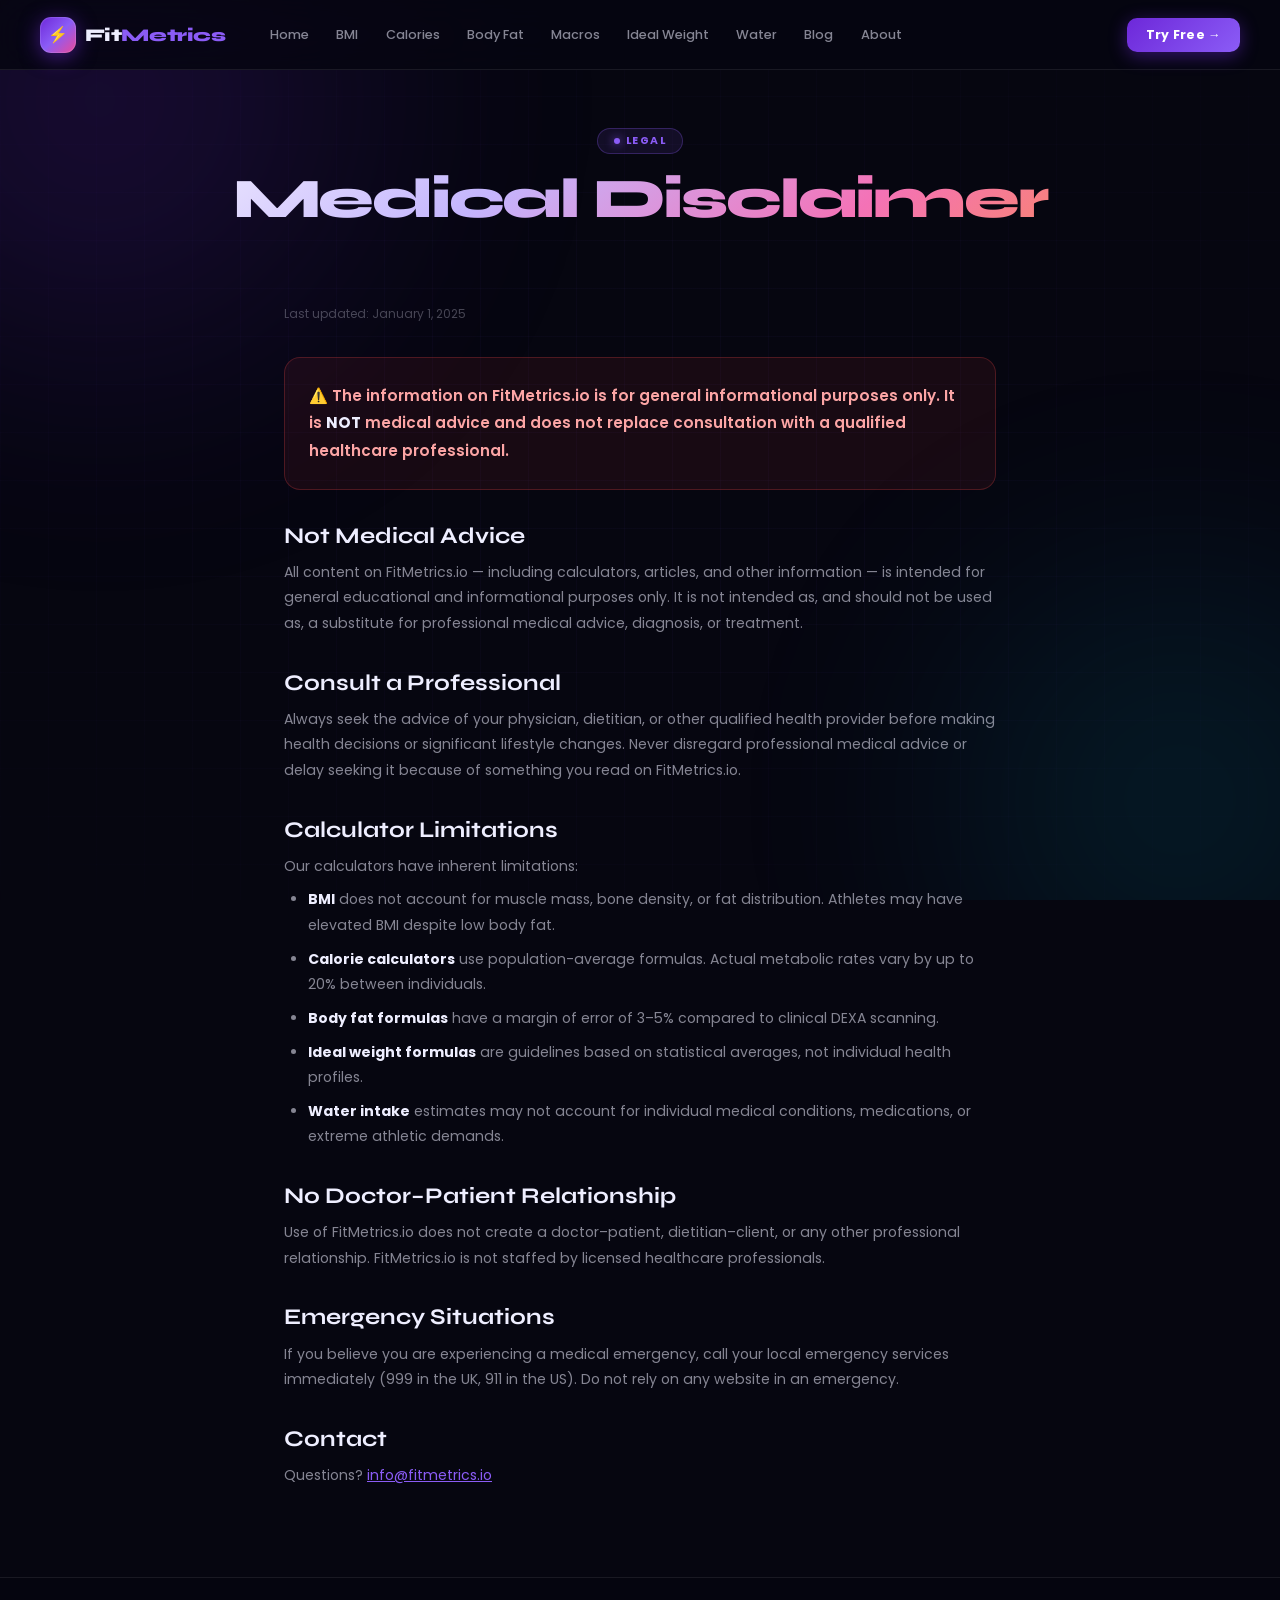
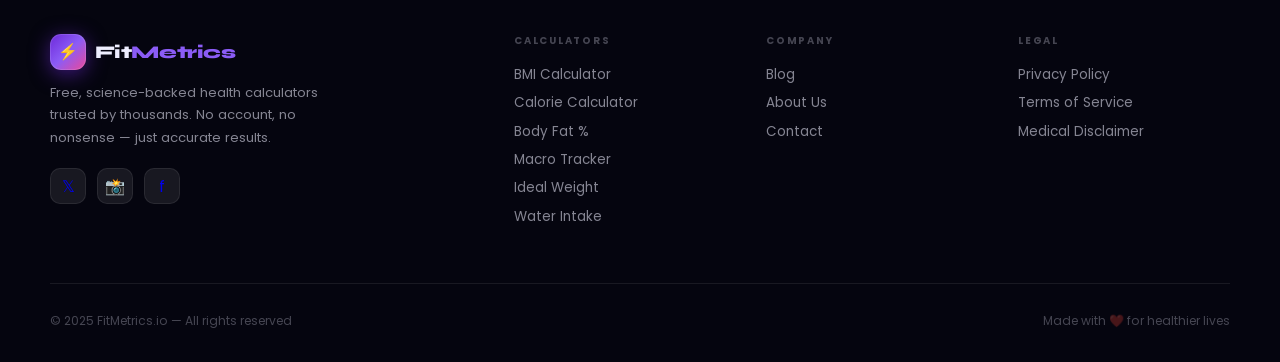
<file: disclaimer.html>
<!DOCTYPE html>
<html lang="en">
<head><meta charset="UTF-8"><meta name="viewport" content="width=device-width,initial-scale=1"><title>Medical Disclaimer — FitMetrics.io</title><link rel="stylesheet" href="style.css"></head>
<body>
<div class="bg-scene"><div class="bg-orb o1"></div><div class="bg-orb o2"></div></div>
<div class="bg-grid"></div><div id="pts"></div>
<span id="root-path" data-root=""></span><div id="nav-placeholder"></div>
<div class="page">
  <div class="hero"><div class="pill-badge"><div class="badge-dot"></div>Legal</div><h1 class="hero-title" style="font-size:clamp(2rem,5vw,3.5rem)">Medical Disclaimer</h1></div>
  <div class="content-page" style="opacity:0;animation:revealUp .7s .1s forwards;">
    <p style="color:var(--text3);font-size:.75rem;margin-bottom:2rem;">Last updated: January 1, 2025</p>
    <div style="background:rgba(239,68,68,.08);border:1px solid rgba(239,68,68,.25);border-radius:16px;padding:1.5rem;margin-bottom:2rem;">
      <p style="color:#fca5a5;font-weight:600;font-size:.95rem;margin:0;">⚠️ The information on FitMetrics.io is for general informational purposes only. It is <strong>NOT</strong> medical advice and does not replace consultation with a qualified healthcare professional.</p>
    </div>
    <h2>Not Medical Advice</h2>
    <p>All content on FitMetrics.io — including calculators, articles, and other information — is intended for general educational and informational purposes only. It is not intended as, and should not be used as, a substitute for professional medical advice, diagnosis, or treatment.</p>
    <h2>Consult a Professional</h2>
    <p>Always seek the advice of your physician, dietitian, or other qualified health provider before making health decisions or significant lifestyle changes. Never disregard professional medical advice or delay seeking it because of something you read on FitMetrics.io.</p>
    <h2>Calculator Limitations</h2>
    <p>Our calculators have inherent limitations:</p>
    <ul>
      <li><strong>BMI</strong> does not account for muscle mass, bone density, or fat distribution. Athletes may have elevated BMI despite low body fat.</li>
      <li><strong>Calorie calculators</strong> use population-average formulas. Actual metabolic rates vary by up to 20% between individuals.</li>
      <li><strong>Body fat formulas</strong> have a margin of error of 3–5% compared to clinical DEXA scanning.</li>
      <li><strong>Ideal weight formulas</strong> are guidelines based on statistical averages, not individual health profiles.</li>
      <li><strong>Water intake</strong> estimates may not account for individual medical conditions, medications, or extreme athletic demands.</li>
    </ul>
    <h2>No Doctor–Patient Relationship</h2>
    <p>Use of FitMetrics.io does not create a doctor–patient, dietitian–client, or any other professional relationship. FitMetrics.io is not staffed by licensed healthcare professionals.</p>
    <h2>Emergency Situations</h2>
    <p>If you believe you are experiencing a medical emergency, call your local emergency services immediately (999 in the UK, 911 in the US). Do not rely on any website in an emergency.</p>
    <h2>Contact</h2>
    <p>Questions? <a href="mailto:info@fitmetrics.io">info@fitmetrics.io</a></p>
  </div>
</div>
<div id="footer-placeholder"></div>
<script src="nav.js"></script><script src="main.js"></script>
</body>
</html>
</file>
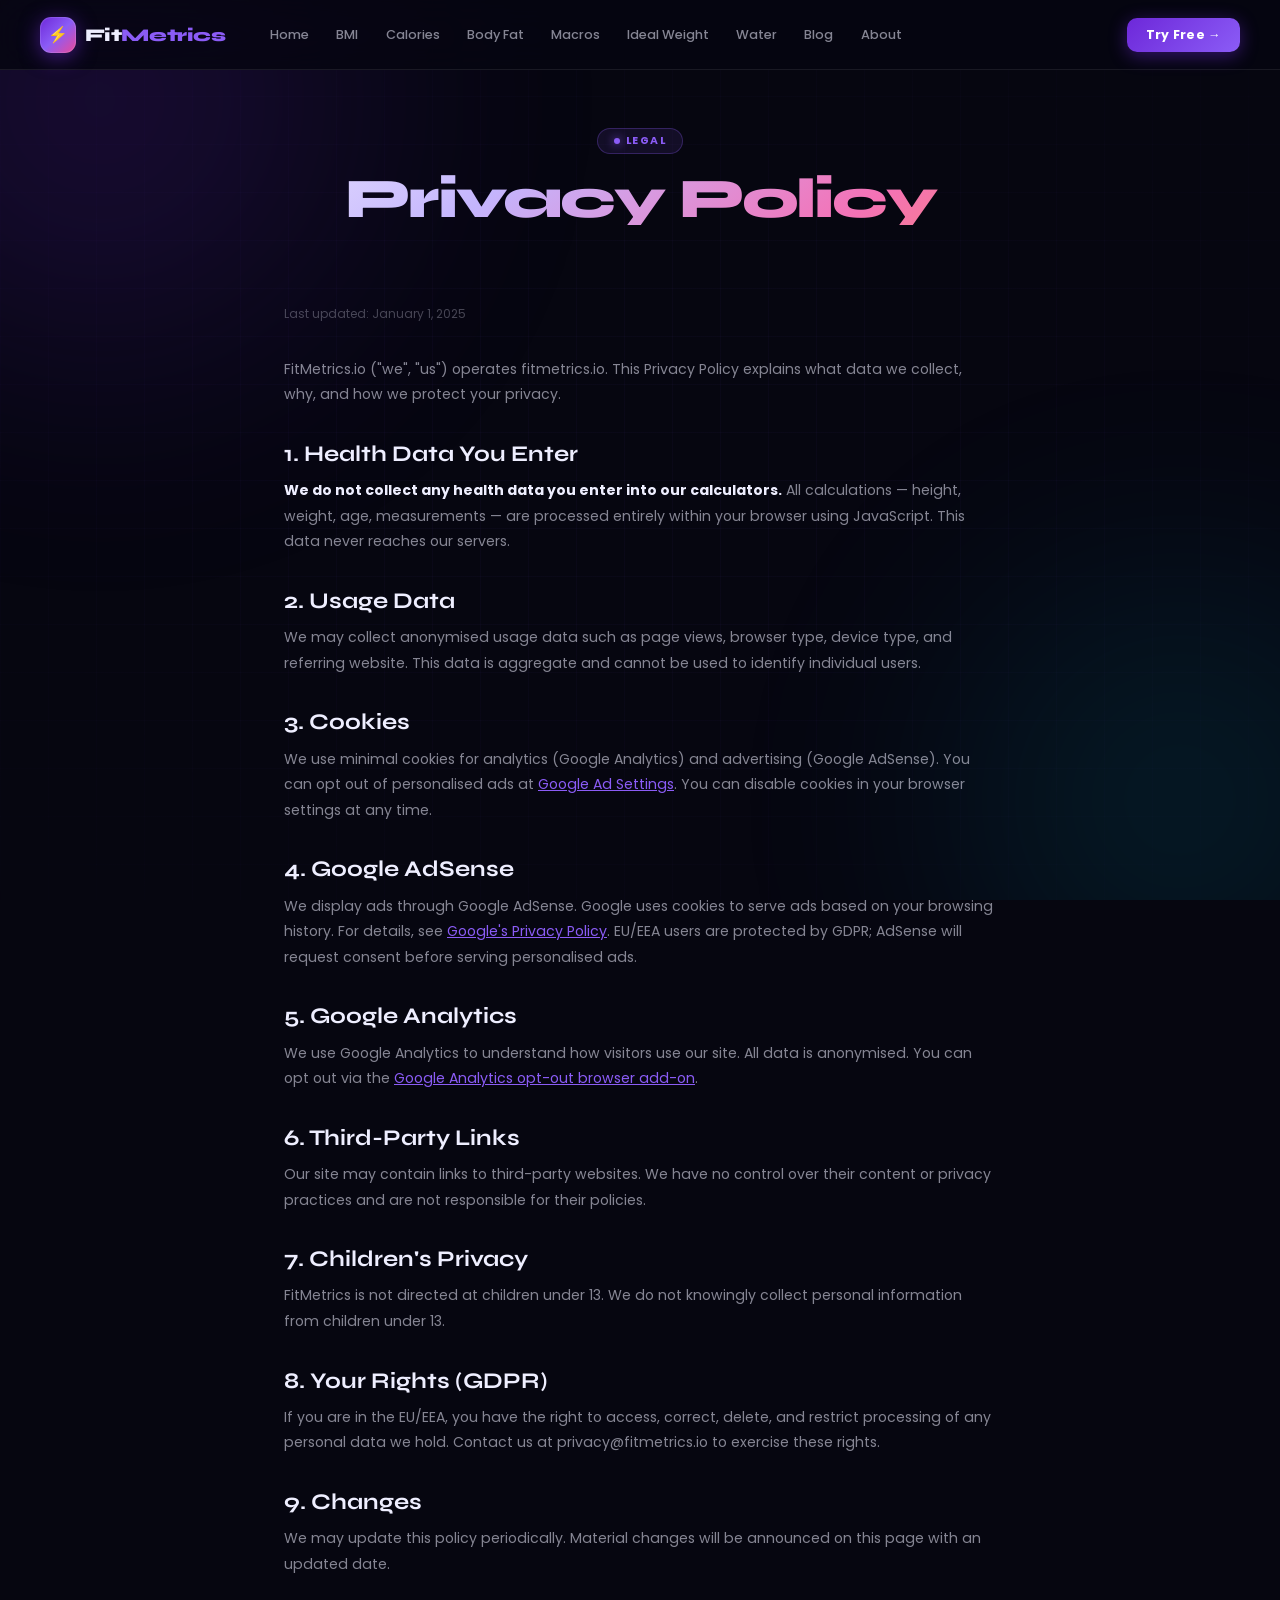
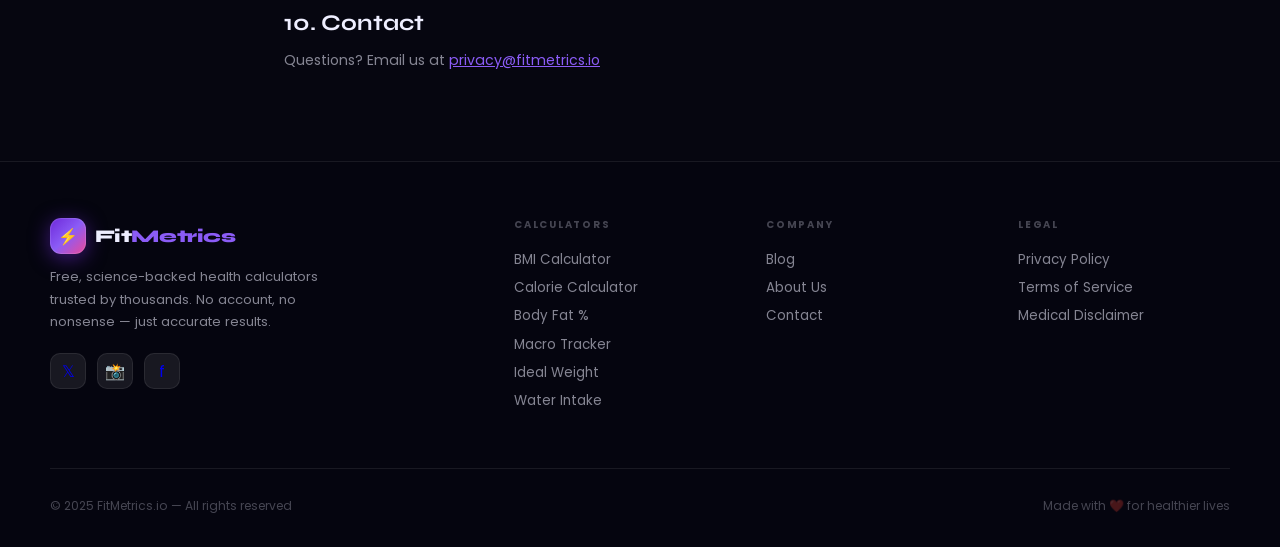
<file: privacy.html>
<!DOCTYPE html>
<html lang="en">
<head><meta charset="UTF-8"><meta name="viewport" content="width=device-width,initial-scale=1"><title>Privacy Policy — FitMetrics.io</title><meta name="description" content="FitMetrics.io Privacy Policy. Learn how we handle your data — spoiler: we barely collect any."><link rel="stylesheet" href="style.css"></head>
<body>
<div class="bg-scene"><div class="bg-orb o1"></div><div class="bg-orb o2"></div></div>
<div class="bg-grid"></div><div id="pts"></div>
<span id="root-path" data-root=""></span><div id="nav-placeholder"></div>
<div class="page">
  <div class="hero"><div class="pill-badge"><div class="badge-dot"></div>Legal</div><h1 class="hero-title" style="font-size:clamp(2rem,5vw,3.5rem)">Privacy Policy</h1></div>
  <div class="content-page" style="opacity:0;animation:revealUp .7s .1s forwards;">
    <p style="color:var(--text3);font-size:.75rem;margin-bottom:2rem;">Last updated: January 1, 2025</p>
    <p>FitMetrics.io ("we", "us") operates fitmetrics.io. This Privacy Policy explains what data we collect, why, and how we protect your privacy.</p>
    <h2>1. Health Data You Enter</h2>
    <p><strong>We do not collect any health data you enter into our calculators.</strong> All calculations — height, weight, age, measurements — are processed entirely within your browser using JavaScript. This data never reaches our servers.</p>
    <h2>2. Usage Data</h2>
    <p>We may collect anonymised usage data such as page views, browser type, device type, and referring website. This data is aggregate and cannot be used to identify individual users.</p>
    <h2>3. Cookies</h2>
    <p>We use minimal cookies for analytics (Google Analytics) and advertising (Google AdSense). You can opt out of personalised ads at <a href="https://www.google.com/settings/ads" target="_blank">Google Ad Settings</a>. You can disable cookies in your browser settings at any time.</p>
    <h2>4. Google AdSense</h2>
    <p>We display ads through Google AdSense. Google uses cookies to serve ads based on your browsing history. For details, see <a href="https://policies.google.com/privacy" target="_blank">Google's Privacy Policy</a>. EU/EEA users are protected by GDPR; AdSense will request consent before serving personalised ads.</p>
    <h2>5. Google Analytics</h2>
    <p>We use Google Analytics to understand how visitors use our site. All data is anonymised. You can opt out via the <a href="https://tools.google.com/dlpage/gaoptout" target="_blank">Google Analytics opt-out browser add-on</a>.</p>
    <h2>6. Third-Party Links</h2>
    <p>Our site may contain links to third-party websites. We have no control over their content or privacy practices and are not responsible for their policies.</p>
    <h2>7. Children's Privacy</h2>
    <p>FitMetrics is not directed at children under 13. We do not knowingly collect personal information from children under 13.</p>
    <h2>8. Your Rights (GDPR)</h2>
    <p>If you are in the EU/EEA, you have the right to access, correct, delete, and restrict processing of any personal data we hold. Contact us at privacy@fitmetrics.io to exercise these rights.</p>
    <h2>9. Changes</h2>
    <p>We may update this policy periodically. Material changes will be announced on this page with an updated date.</p>
    <h2>10. Contact</h2>
    <p>Questions? Email us at <a href="mailto:privacy@fitmetrics.io">privacy@fitmetrics.io</a></p>
  </div>
</div>
<div id="footer-placeholder"></div>
<script src="nav.js"></script><script src="main.js"></script>
</body>
</html>
</file>
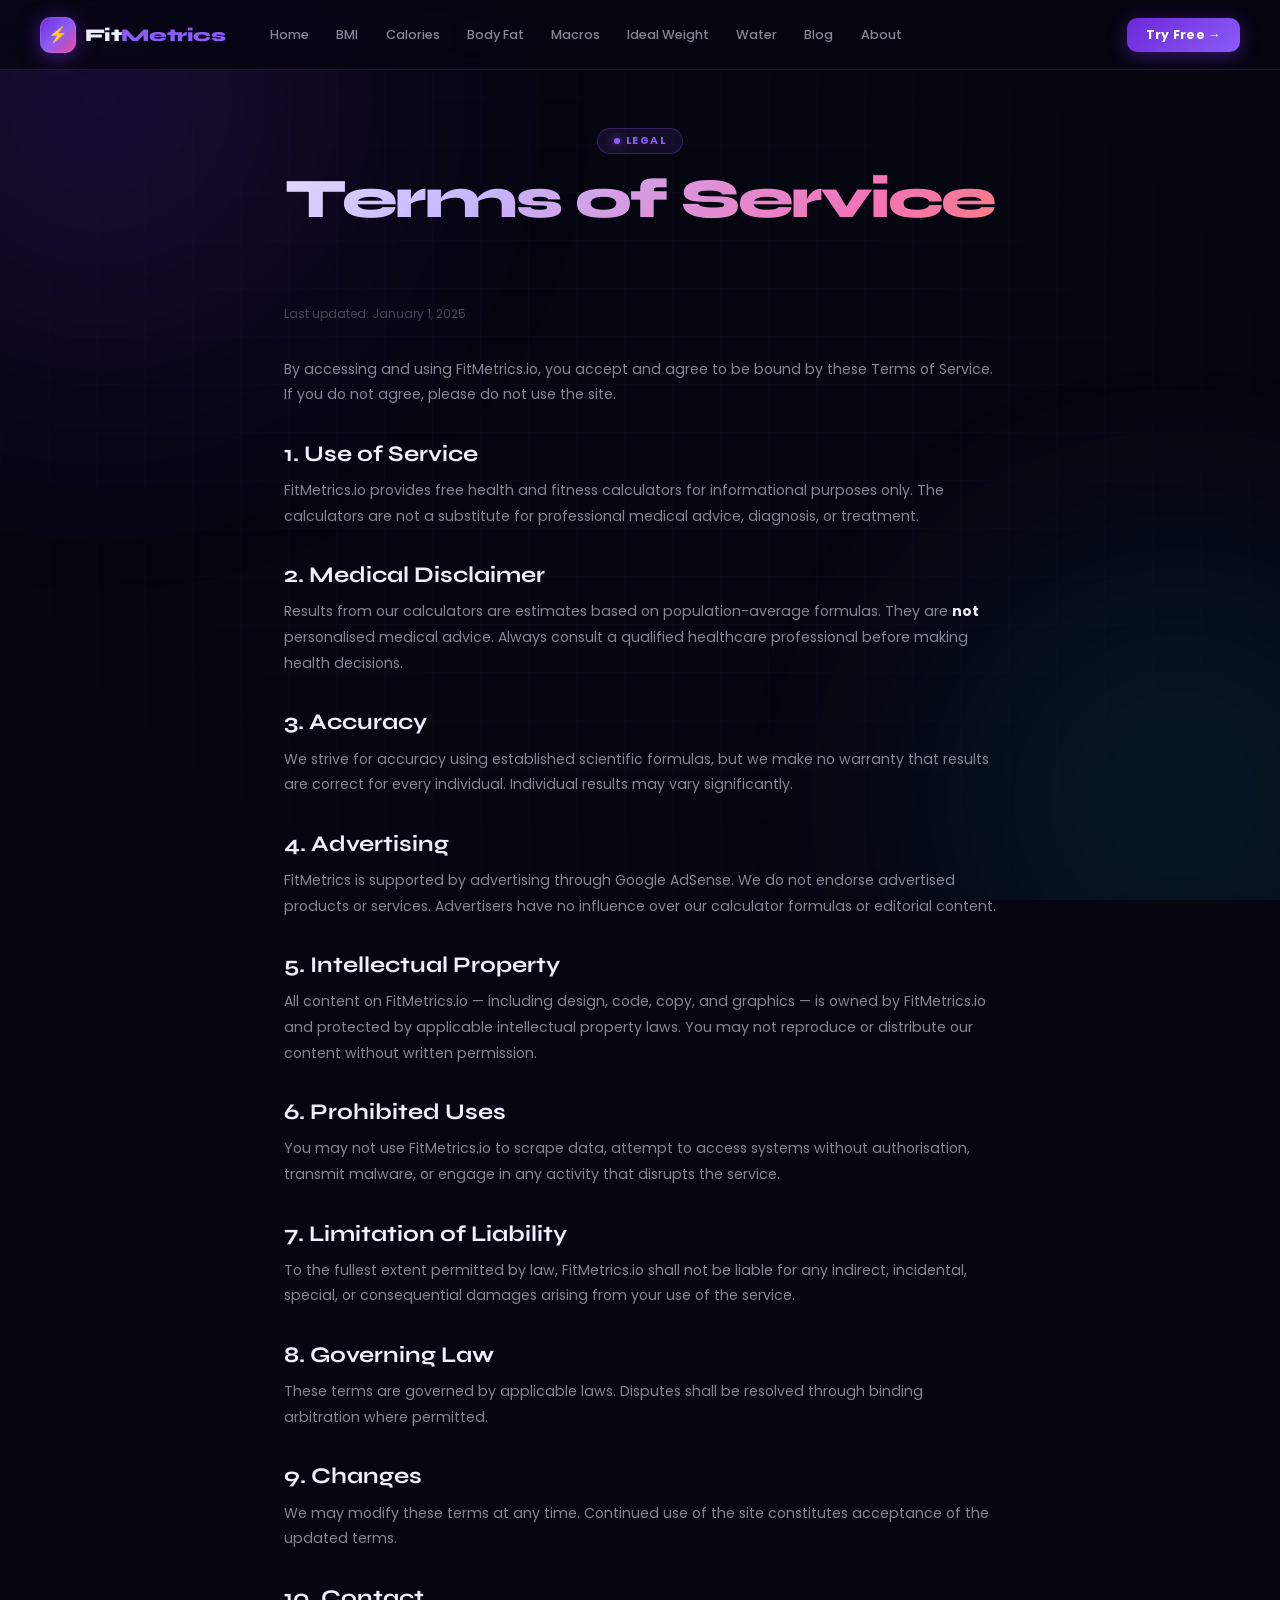
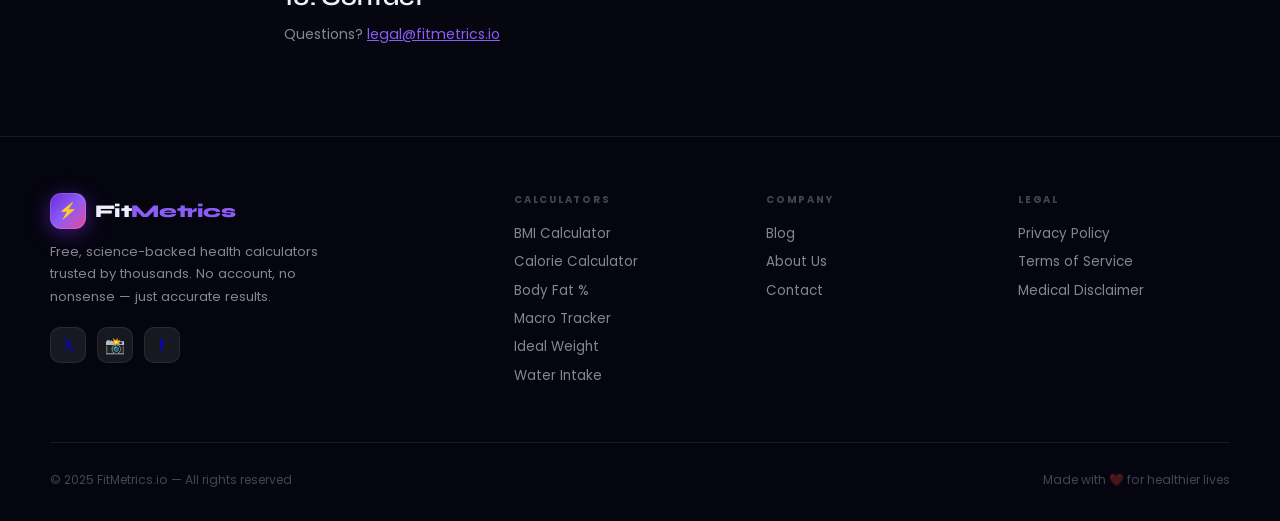
<file: terms.html>
<!DOCTYPE html>
<html lang="en">
<head><meta charset="UTF-8"><meta name="viewport" content="width=device-width,initial-scale=1"><title>Terms of Service — FitMetrics.io</title><link rel="stylesheet" href="style.css"></head>
<body>
<div class="bg-scene"><div class="bg-orb o1"></div><div class="bg-orb o2"></div></div>
<div class="bg-grid"></div><div id="pts"></div>
<span id="root-path" data-root=""></span><div id="nav-placeholder"></div>
<div class="page">
  <div class="hero"><div class="pill-badge"><div class="badge-dot"></div>Legal</div><h1 class="hero-title" style="font-size:clamp(2rem,5vw,3.5rem)">Terms of Service</h1></div>
  <div class="content-page" style="opacity:0;animation:revealUp .7s .1s forwards;">
    <p style="color:var(--text3);font-size:.75rem;margin-bottom:2rem;">Last updated: January 1, 2025</p>
    <p>By accessing and using FitMetrics.io, you accept and agree to be bound by these Terms of Service. If you do not agree, please do not use the site.</p>
    <h2>1. Use of Service</h2>
    <p>FitMetrics.io provides free health and fitness calculators for informational purposes only. The calculators are not a substitute for professional medical advice, diagnosis, or treatment.</p>
    <h2>2. Medical Disclaimer</h2>
    <p>Results from our calculators are estimates based on population-average formulas. They are <strong>not</strong> personalised medical advice. Always consult a qualified healthcare professional before making health decisions.</p>
    <h2>3. Accuracy</h2>
    <p>We strive for accuracy using established scientific formulas, but we make no warranty that results are correct for every individual. Individual results may vary significantly.</p>
    <h2>4. Advertising</h2>
    <p>FitMetrics is supported by advertising through Google AdSense. We do not endorse advertised products or services. Advertisers have no influence over our calculator formulas or editorial content.</p>
    <h2>5. Intellectual Property</h2>
    <p>All content on FitMetrics.io — including design, code, copy, and graphics — is owned by FitMetrics.io and protected by applicable intellectual property laws. You may not reproduce or distribute our content without written permission.</p>
    <h2>6. Prohibited Uses</h2>
    <p>You may not use FitMetrics.io to scrape data, attempt to access systems without authorisation, transmit malware, or engage in any activity that disrupts the service.</p>
    <h2>7. Limitation of Liability</h2>
    <p>To the fullest extent permitted by law, FitMetrics.io shall not be liable for any indirect, incidental, special, or consequential damages arising from your use of the service.</p>
    <h2>8. Governing Law</h2>
    <p>These terms are governed by applicable laws. Disputes shall be resolved through binding arbitration where permitted.</p>
    <h2>9. Changes</h2>
    <p>We may modify these terms at any time. Continued use of the site constitutes acceptance of the updated terms.</p>
    <h2>10. Contact</h2>
    <p>Questions? <a href="mailto:legal@fitmetrics.io">legal@fitmetrics.io</a></p>
  </div>
</div>
<div id="footer-placeholder"></div>
<script src="nav.js"></script><script src="main.js"></script>
</body>
</html>
</file>
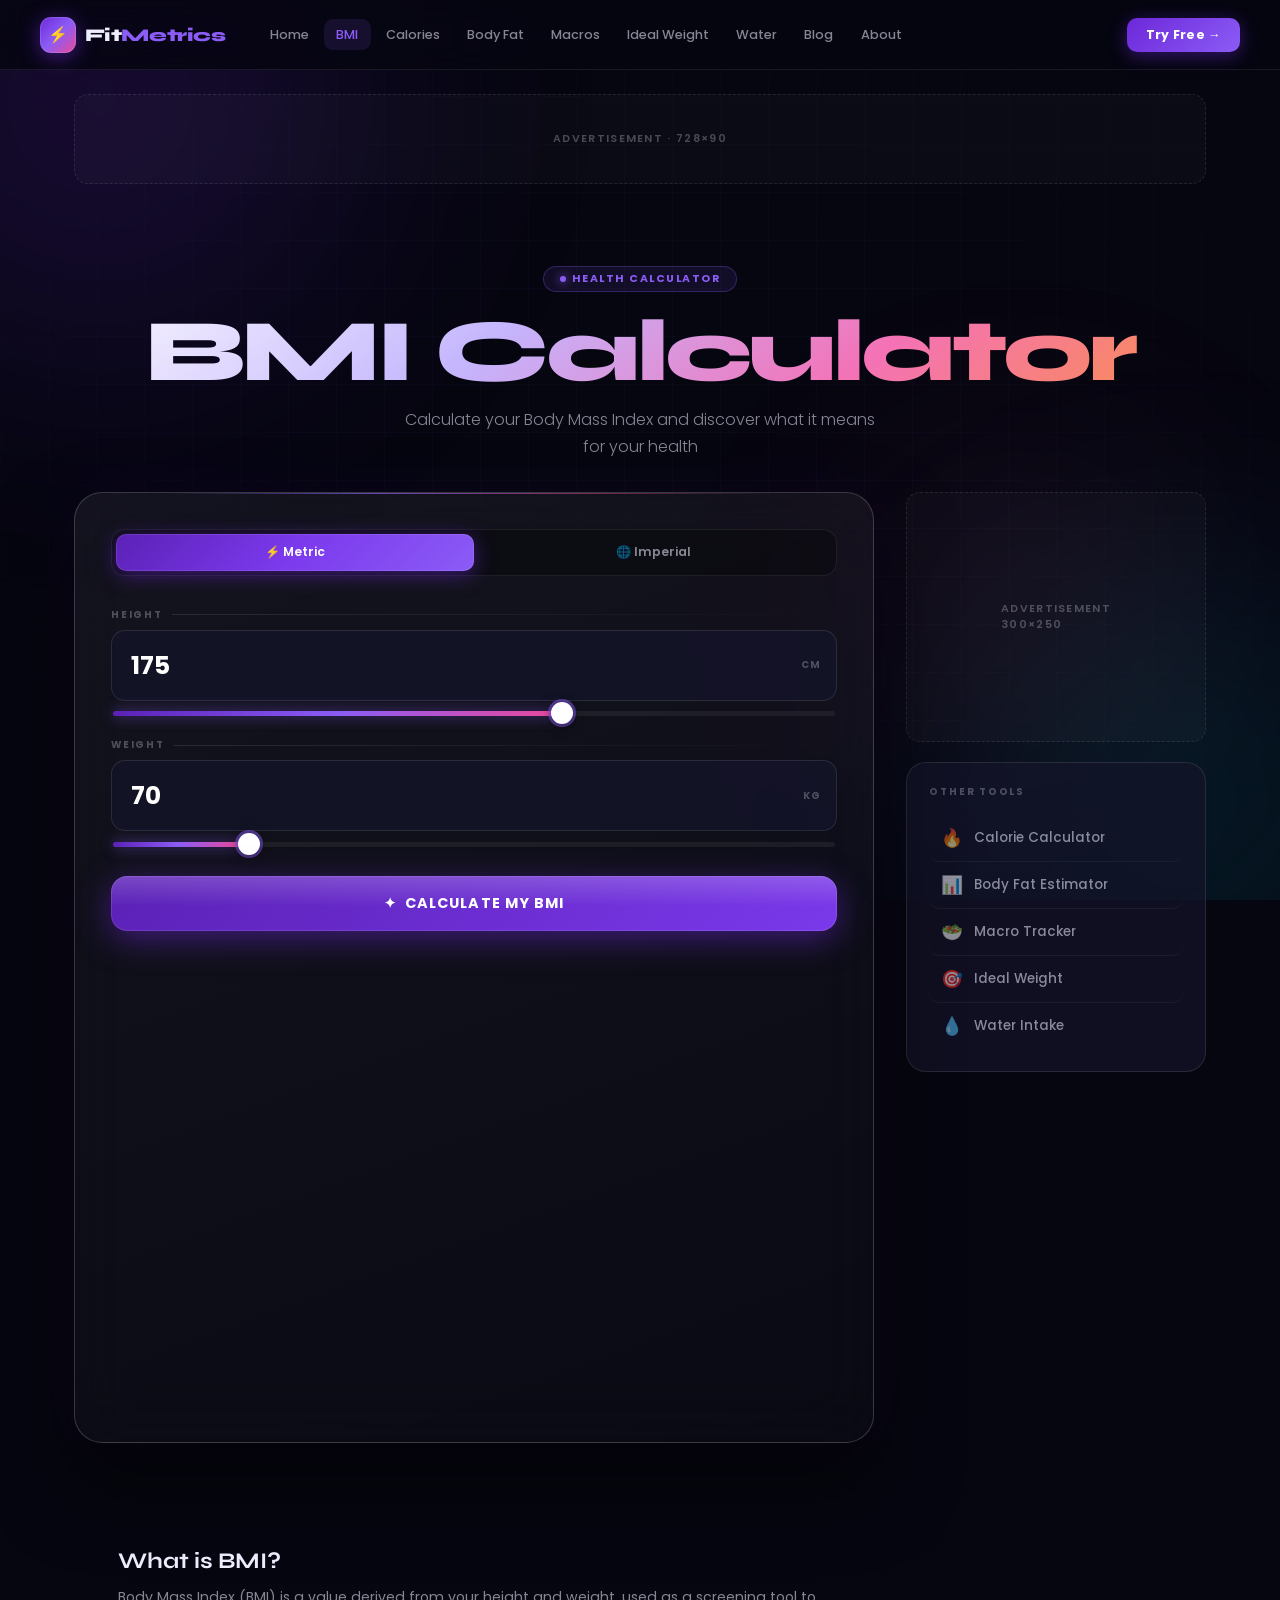
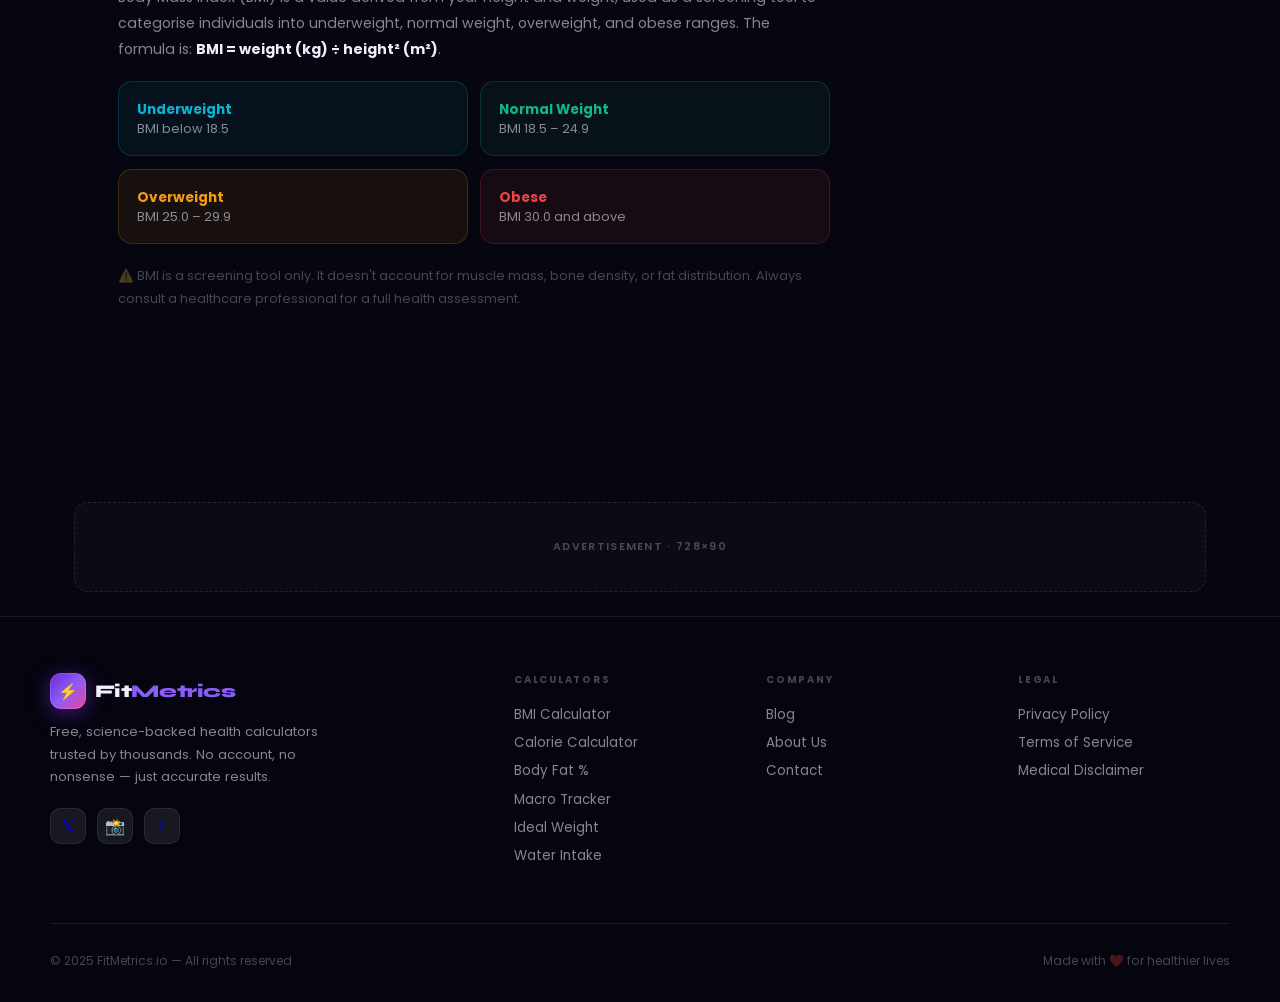
<file: tools/bmi.html>
<!DOCTYPE html>
<html lang="en">
<head>
<meta charset="UTF-8"><meta name="viewport" content="width=device-width,initial-scale=1">
<title>BMI Calculator — FitMetrics.io</title>
<meta name="description" content="Free BMI calculator. Instantly calculate your Body Mass Index, see your category on the scale, and get a personalised health insight.">
<link rel="canonical" href="https://fitmetrics.io/tools/bmi.html">
<link rel="stylesheet" href="../style.css">
</head>
<body>
<div class="bg-scene"><div class="bg-orb o1"></div><div class="bg-orb o2"></div><div class="bg-orb o3"></div></div>
<div class="bg-grid"></div><div id="pts"></div>
<span id="root-path" data-root="../"></span>
<div id="nav-placeholder"></div>

<div class="page">
  <div class="ad-bar"><div class="ad-unit">Advertisement · 728×90</div></div>

  <div class="hero">
    <div class="pill-badge"><div class="badge-dot"></div>Health Calculator</div>
    <h1 class="hero-title">BMI Calculator</h1>
    <p class="hero-sub">Calculate your Body Mass Index and discover what it means for your health</p>
  </div>

  <div class="tool-layout">
    <div>
      <div class="card" id="mainCard"><div class="card-body">
        <div class="unit-toggle">
          <div class="unit-track" id="uTrack"></div>
          <button class="unit-btn on" id="bM" onclick="setU('metric')">⚡ Metric</button>
          <button class="unit-btn" id="bI" onclick="setU('imperial')">🌐 Imperial</button>
        </div>
        <div class="fields">
          <div>
            <div class="f-label">Height</div>
            <div class="f-row">
              <div class="f-wrap" id="wCm"><input type="number" id="hCm" value="175" min="50" max="250" placeholder="175"><span class="f-unit">cm</span></div>
              <div class="f-wrap" id="wFt" style="display:none"><input type="number" id="hFt" value="5" min="1" max="8" placeholder="5"><span class="f-unit">ft</span></div>
              <div class="f-wrap" id="wIn" style="display:none"><input type="number" id="hIn" value="9" min="0" max="11" placeholder="9"><span class="f-unit">in</span></div>
            </div>
            <div class="slider-wrap" id="hSW"><div class="slider-track"><div class="slider-fill" id="hFill"></div><input type="range" class="slider-input" id="hSld" min="50" max="250" value="175"></div></div>
          </div>
          <div>
            <div class="f-label">Weight</div>
            <div class="f-wrap"><input type="number" id="wV" value="70" min="20" max="300" placeholder="70"><span class="f-unit" id="wU">kg</span></div>
            <div class="slider-wrap"><div class="slider-track"><div class="slider-fill" id="wFill"></div><input type="range" class="slider-input" id="wSld" min="20" max="300" value="70"></div></div>
          </div>
        </div>
        <button class="btn-calc" id="calcBtn" onclick="doCalc(event)">✦ &nbsp;Calculate My BMI</button>

        <div class="result-panel" id="result">
          <div class="res-hero" id="rHero">
            <div><div class="res-tag">Your BMI Score</div><div class="res-big" id="rNum">—</div></div>
            <div style="text-align:right"><div class="res-badge" id="rBadge">—</div><div class="res-sub" id="rSub"></div></div>
          </div>
          <div class="scale-wrap">
            <div class="scale-label">BMI Scale Indicator</div>
            <div class="scale-bar"><div class="scale-needle" id="needle" style="left:0%"></div></div>
            <div class="scale-nums"><span>16</span><span>18.5</span><span>25</span><span>30</span><span>40+</span></div>
            <div class="scale-zones">
              <div class="sz" style="flex:1.1;color:#06b6d4">Under</div>
              <div class="sz" style="flex:1.7;color:#10b981">Normal</div>
              <div class="sz" style="flex:1.1;color:#f59e0b">Over</div>
              <div class="sz" style="flex:1.1;color:#ef4444">Obese</div>
            </div>
          </div>
          <div class="insight"><div class="ins-ico" id="iIco">💡</div><div class="ins-txt" id="iTxt"></div></div>
          <div class="stats">
            <div class="stat"><div class="stat-l">Ideal Weight</div><div class="stat-v" id="sIdeal">—</div></div>
            <div class="stat"><div class="stat-l">Difference</div><div class="stat-v" id="sDiff">—</div></div>
            <div class="stat"><div class="stat-l">Status</div><div class="stat-v" id="sStatus">—</div></div>
          </div>
        </div>
      </div></div>

      <div style="margin-top:2.5rem;" class="content-page" style="padding:0">
        <h2>What is BMI?</h2>
        <p>Body Mass Index (BMI) is a value derived from your height and weight, used as a screening tool to categorise individuals into underweight, normal weight, overweight, and obese ranges. The formula is: <strong>BMI = weight (kg) ÷ height² (m²)</strong>.</p>
        <div class="info-grid" style="margin:1.2rem 0;">
          <div class="info-box" style="background:rgba(6,182,212,.07);border:1px solid rgba(6,182,212,.2)"><div style="color:#06b6d4;font-weight:700;font-size:.85rem">Underweight</div><div style="color:var(--text2);font-size:.8rem">BMI below 18.5</div></div>
          <div class="info-box" style="background:rgba(16,185,129,.07);border:1px solid rgba(16,185,129,.2)"><div style="color:#10b981;font-weight:700;font-size:.85rem">Normal Weight</div><div style="color:var(--text2);font-size:.8rem">BMI 18.5 – 24.9</div></div>
          <div class="info-box" style="background:rgba(245,158,11,.07);border:1px solid rgba(245,158,11,.2)"><div style="color:#f59e0b;font-weight:700;font-size:.85rem">Overweight</div><div style="color:var(--text2);font-size:.8rem">BMI 25.0 – 29.9</div></div>
          <div class="info-box" style="background:rgba(239,68,68,.07);border:1px solid rgba(239,68,68,.2)"><div style="color:#ef4444;font-weight:700;font-size:.85rem">Obese</div><div style="color:var(--text2);font-size:.8rem">BMI 30.0 and above</div></div>
        </div>
        <p style="font-size:.8rem;color:var(--text3)">⚠️ BMI is a screening tool only. It doesn't account for muscle mass, bone density, or fat distribution. Always consult a healthcare professional for a full health assessment.</p>
      </div>
    </div>

    <div>
      <div class="ad-unit-sq">Advertisement<br>300×250</div>
      <div class="sidebar-box">
        <div class="sidebar-title">Other Tools</div>
        <a class="sidebar-link" href="calories.html"><span class="sidebar-link-ico">🔥</span>Calorie Calculator</a>
        <a class="sidebar-link" href="bodyfat.html"><span class="sidebar-link-ico">📊</span>Body Fat Estimator</a>
        <a class="sidebar-link" href="macros.html"><span class="sidebar-link-ico">🥗</span>Macro Tracker</a>
        <a class="sidebar-link" href="idealweight.html"><span class="sidebar-link-ico">🎯</span>Ideal Weight</a>
        <a class="sidebar-link" href="water.html"><span class="sidebar-link-ico">💧</span>Water Intake</a>
      </div>
    </div>
  </div>

  <div class="ad-bar"><div class="ad-unit">Advertisement · 728×90</div></div>
</div>

<div id="footer-placeholder"></div>
<script src="../nav.js"></script>
<script src="../main.js"></script>
<script>
let unit='metric';
function setU(u){
  unit=u;const m=u==='metric';
  document.getElementById('bM').classList.toggle('on',m);
  document.getElementById('bI').classList.toggle('on',!m);
  document.getElementById('uTrack').className='unit-track'+(m?'':' right');
  document.getElementById('wCm').style.display=m?'':'none';
  document.getElementById('wFt').style.display=m?'none':'';
  document.getElementById('wIn').style.display=m?'none':'';
  document.getElementById('hSW').style.display=m?'':'none';
  document.getElementById('wU').textContent=m?'kg':'lbs';
  document.getElementById('wSld').min=m?20:44;
  document.getElementById('wSld').max=m?300:660;
  document.getElementById('result').classList.remove('show');
}
bindSlider('hCm','hSld','hFill',50,250);
bindSlider('wV','wSld','wFill',20,300);

function getData(){
  let hM,wKg;
  if(unit==='metric'){const h=+document.getElementById('hCm').value,w=+document.getElementById('wV').value;if(!h||!w)return null;hM=h/100;wKg=w;}
  else{const ft=+document.getElementById('hFt').value||0,inch=+document.getElementById('hIn').value||0,lbs=+document.getElementById('wV').value;if(!lbs||(!ft&&!inch))return null;hM=(ft*12+inch)*.0254;wKg=lbs*.453592;}
  return hM>0?{bmi:wKg/(hM*hM),hM,wKg}:null;
}
function getCat(b){
  if(b<18.5)return{l:'Underweight',bc:'badge-cy',hc:'gc',ic:'🌊',d:'Below healthy range',i:'Your BMI suggests you may be underweight. This can impact energy, immunity, and vitality. Consider speaking with a nutritionist for a personalised plan to reach a healthy weight.',s:'Under',c:'#06b6d4'};
  if(b<25)return{l:'Normal Weight',bc:'badge-gn',hc:'gn',ic:'✨',d:'Healthy range',i:"You're in the healthy BMI range — excellent! Sustain this with balanced nutrition, regular movement, and quality sleep. You're in the optimal zone for long-term wellbeing.",s:'Healthy',c:'#10b981'};
  if(b<30)return{l:'Overweight',bc:'badge-am',hc:'ga',ic:'⚡',d:'Above healthy range',i:'Small, consistent changes — like 30 minutes of daily movement and mindful eating — can guide you back into the healthy range. Every step counts.',s:'Over',c:'#f59e0b'};
  return{l:'Obese',bc:'badge-rd',hc:'gr',ic:'🔥',d:'Significantly above range',i:'Your BMI indicates a higher health risk category. We encourage you to connect with a healthcare professional for compassionate, personalised guidance and support.',s:'Obese',c:'#ef4444'};
}
function bPos(b){return Math.max(0,Math.min(100,((Math.min(b,40)-16)/(40-16))*100));}
function doCalc(e){
  if(e)ripple(document.getElementById('calcBtn'),e);
  const d=getData();if(!d){shake();return;}
  const{bmi,hM,wKg}=d;const cat=getCat(bmi);
  const el=document.getElementById('rNum');const prev=parseFloat(el.textContent)||bmi;
  el.classList.remove('pop');void el.offsetWidth;el.style.color=cat.c;
  animNum(el,prev,bmi,750);el.classList.add('pop');
  document.getElementById('rBadge').textContent=cat.l;document.getElementById('rBadge').className='res-badge '+cat.bc;
  document.getElementById('rSub').textContent=cat.d;
  document.getElementById('rHero').className='res-hero '+cat.hc;
  setTimeout(()=>document.getElementById('needle').style.left=bPos(bmi)+'%',80);
  document.getElementById('iIco').textContent=cat.ic;document.getElementById('iTxt').textContent=cat.i;
  const conv=unit==='metric'?1:2.20462,ul=unit==='metric'?'kg':'lbs';
  const ideal=21.75*(hM*hM),diff=wKg-ideal;
  document.getElementById('sIdeal').textContent=(ideal*conv).toFixed(1)+' '+ul;
  document.getElementById('sDiff').textContent=(diff>=0?'+':'')+((diff)*conv).toFixed(1)+' '+ul;
  document.getElementById('sStatus').textContent=cat.s;
  document.getElementById('result').classList.add('show');
}
</script>
</body>
</html>
</file>
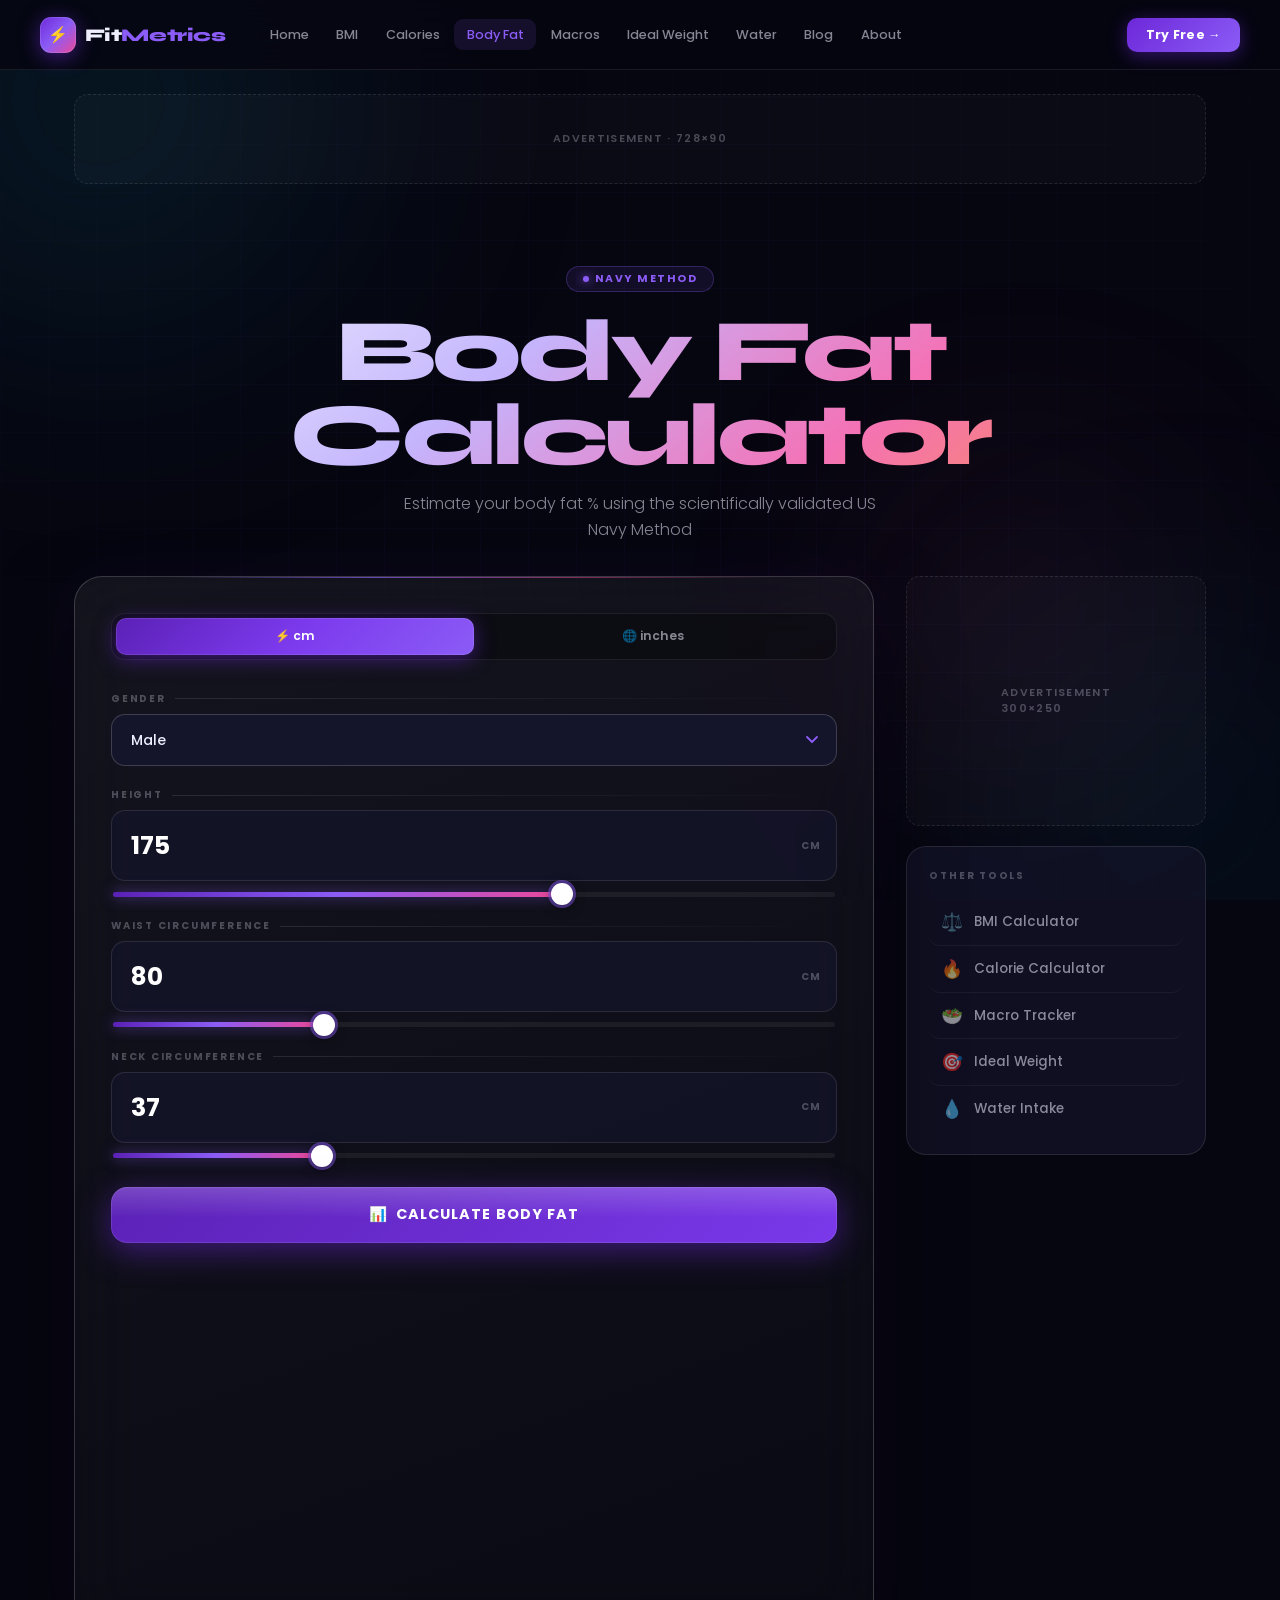
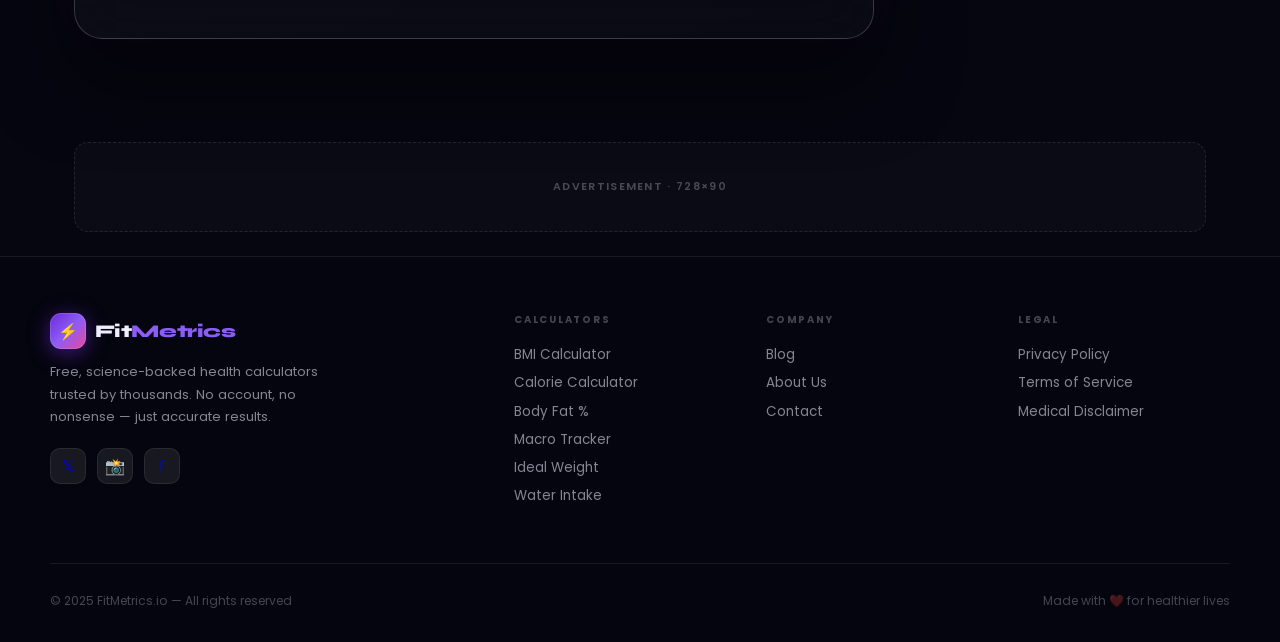
<file: tools/bodyfat.html>
<!DOCTYPE html>
<html lang="en">
<head><meta charset="UTF-8"><meta name="viewport" content="width=device-width,initial-scale=1"><title>Body Fat Calculator — FitMetrics.io</title><meta name="description" content="Free body fat percentage calculator using the US Navy Method. Instantly estimate your body fat and see your fitness category."><link rel="stylesheet" href="../style.css"></head>
<body>
<div class="bg-scene"><div class="bg-orb o1" style="background:radial-gradient(circle,rgba(14,116,144,.8),transparent 65%)"></div><div class="bg-orb o2" style="background:radial-gradient(circle,rgba(6,182,212,.4),transparent 65%)"></div><div class="bg-orb o3"></div></div>
<div class="bg-grid"></div><div id="pts"></div>
<span id="root-path" data-root="../"></span><div id="nav-placeholder"></div>
<div class="page">
  <div class="ad-bar"><div class="ad-unit">Advertisement · 728×90</div></div>
  <div class="hero"><div class="pill-badge"><div class="badge-dot"></div>Navy Method</div><h1 class="hero-title">Body Fat Calculator</h1><p class="hero-sub">Estimate your body fat % using the scientifically validated US Navy Method</p></div>
  <div class="tool-layout">
    <div><div class="card" id="mainCard"><div class="card-body">
      <div class="unit-toggle"><div class="unit-track" id="uTrack"></div><button class="unit-btn on" id="bM" onclick="setU('metric')">⚡ cm</button><button class="unit-btn" id="bI" onclick="setU('imperial')">🌐 inches</button></div>
      <div class="fields">
        <div><div class="f-label">Gender</div><div class="f-wrap"><select id="gender" onchange="toggleHip()"><option value="male">Male</option><option value="female">Female</option></select></div></div>
        <div><div class="f-label">Height</div><div class="f-wrap"><input type="number" id="ht" value="175" placeholder="175"><span class="f-unit" id="uHt">cm</span></div><div class="slider-wrap"><div class="slider-track"><div class="slider-fill" id="htFill"></div><input type="range" class="slider-input" id="htSld" min="50" max="250" value="175"></div></div></div>
        <div><div class="f-label">Waist Circumference</div><div class="f-wrap"><input type="number" id="waist" value="80" placeholder="80"><span class="f-unit" id="uWst">cm</span></div><div class="slider-wrap"><div class="slider-track"><div class="slider-fill" id="wstFill"></div><input type="range" class="slider-input" id="wstSld" min="40" max="180" value="80"></div></div></div>
        <div><div class="f-label">Neck Circumference</div><div class="f-wrap"><input type="number" id="neck" value="37" placeholder="37"><span class="f-unit" id="uNk">cm</span></div><div class="slider-wrap"><div class="slider-track"><div class="slider-fill" id="nkFill"></div><input type="range" class="slider-input" id="nkSld" min="20" max="80" value="37"></div></div></div>
        <div id="hipRow"><div class="f-label">Hip Circumference <em style="font-size:.7em;color:var(--text3)">(females only)</em></div><div class="f-wrap"><input type="number" id="hip" value="95" placeholder="95"><span class="f-unit" id="uHip">cm</span></div><div class="slider-wrap"><div class="slider-track"><div class="slider-fill" id="hipFill"></div><input type="range" class="slider-input" id="hipSld" min="40" max="180" value="95"></div></div></div>
      </div>
      <button class="btn-calc" id="calcBtn" onclick="doCalc(event)">📊 &nbsp;Calculate Body Fat</button>
      <div class="result-panel" id="result">
        <div class="res-hero" id="rHero"><div><div class="res-tag">Body Fat %</div><div class="res-big" id="rNum">—</div><div class="res-sublabel">percent body fat</div></div><div style="text-align:right"><div class="res-badge" id="rBadge">—</div><div class="res-sub" id="rSub"></div></div></div>
        <div class="insight"><div class="ins-ico" id="iIco">📊</div><div class="ins-txt" id="iTxt"></div></div>
        <div class="stats"><div class="stat"><div class="stat-l">Category</div><div class="stat-v" id="sCat">—</div></div><div class="stat"><div class="stat-l">Est. Fat Mass</div><div class="stat-v" id="sFat">—</div></div><div class="stat"><div class="stat-l">Est. Lean Mass</div><div class="stat-v" id="sLean">—</div></div></div>
      </div>
    </div></div></div>
    <div><div class="ad-unit-sq">Advertisement<br>300×250</div><div class="sidebar-box"><div class="sidebar-title">Other Tools</div><a class="sidebar-link" href="bmi.html"><span class="sidebar-link-ico">⚖️</span>BMI Calculator</a><a class="sidebar-link" href="calories.html"><span class="sidebar-link-ico">🔥</span>Calorie Calculator</a><a class="sidebar-link" href="macros.html"><span class="sidebar-link-ico">🥗</span>Macro Tracker</a><a class="sidebar-link" href="idealweight.html"><span class="sidebar-link-ico">🎯</span>Ideal Weight</a><a class="sidebar-link" href="water.html"><span class="sidebar-link-ico">💧</span>Water Intake</a></div></div>
  </div>
  <div class="ad-bar"><div class="ad-unit">Advertisement · 728×90</div></div>
</div>
<div id="footer-placeholder"></div>
<script src="../nav.js"></script><script src="../main.js"></script>
<script>
let unit='metric';
function setU(u){unit=u;const m=u==='metric';document.getElementById('bM').classList.toggle('on',m);document.getElementById('bI').classList.toggle('on',!m);document.getElementById('uTrack').className='unit-track'+(m?'':' right');['uHt','uWst','uNk','uHip'].forEach(id=>document.getElementById(id).textContent=m?'cm':'in');document.getElementById('result').classList.remove('show');}
function toggleHip(){document.getElementById('hipRow').style.display=document.getElementById('gender').value==='female'?'':'none';}
toggleHip();
bindSlider('ht','htSld','htFill',50,250);bindSlider('waist','wstSld','wstFill',40,180);bindSlider('neck','nkSld','nkFill',20,80);bindSlider('hip','hipSld','hipFill',40,180);
function toM(v){return unit==='imperial'?v*2.54:v;}
function doCalc(e){
  if(e)ripple(document.getElementById('calcBtn'),e);
  const g=document.getElementById('gender').value;
  const h=toM(+document.getElementById('ht').value),w=toM(+document.getElementById('waist').value),n=toM(+document.getElementById('neck').value);
  if(!h||!w||!n){shake();return;}
  let bf;
  if(g==='male')bf=495/(1.0324-0.19077*Math.log10(w-n)+0.15456*Math.log10(h))-450;
  else{const hip=toM(+document.getElementById('hip').value);if(!hip){shake();return;}bf=495/(1.29579-0.35004*Math.log10(w+hip-n)+0.22100*Math.log10(h))-450;}
  bf=Math.max(3,Math.min(60,bf));
  const cats={male:[{t:6,l:'Essential Fat',bc:'badge-vl',hc:'gv',ic:'💎',i:'Minimum fat required for basic physiological function. Seen in competitive bodybuilders pre-contest.',c:'#8b5cf6'},{t:14,l:'Athletic',bc:'badge-gn',hc:'gn',ic:'🏆',i:'Excellent! Athletic body fat — typical of trained athletes and fitness enthusiasts.',c:'#10b981'},{t:18,l:'Fitness',bc:'badge-gn',hc:'gn',ic:'✨',i:'Great fitness-level body fat. You look lean with a healthy fat-to-muscle ratio.',c:'#10b981'},{t:25,l:'Average',bc:'badge-am',hc:'ga',ic:'⚡',i:'Average range. Consistent exercise and nutrition can help you reach the fitness category.',c:'#f59e0b'},{t:100,l:'Obese',bc:'badge-rd',hc:'gr',ic:'🔥',i:'This level increases health risks. Consider professional guidance for a personalised plan.',c:'#ef4444'}],female:[{t:14,l:'Essential Fat',bc:'badge-vl',hc:'gv',ic:'💎',i:'Minimum fat for females. Levels this low can affect hormonal health.',c:'#8b5cf6'},{t:21,l:'Athletic',bc:'badge-gn',hc:'gn',ic:'🏆',i:'Athletic female body fat — typical of sportswomen and fitness athletes.',c:'#10b981'},{t:25,l:'Fitness',bc:'badge-gn',hc:'gn',ic:'✨',i:'Excellent fitness-level body fat.',c:'#10b981'},{t:32,l:'Average',bc:'badge-am',hc:'ga',ic:'⚡',i:'Average for women. Regular exercise can bring you into the fitness range.',c:'#f59e0b'},{t:100,l:'Obese',bc:'badge-rd',hc:'gr',ic:'🔥',i:'This level carries increased health risks. A healthcare professional can provide personalised support.',c:'#ef4444'}]};
  const cat=cats[g].find(c=>bf<c.t)||cats[g][cats[g].length-1];
  const el=document.getElementById('rNum');const prev=parseFloat(el.textContent)||bf;el.classList.remove('pop');void el.offsetWidth;el.style.color=cat.c;animNum(el,prev,bf,700);el.classList.add('pop');
  document.getElementById('rBadge').textContent=cat.l;document.getElementById('rBadge').className='res-badge '+cat.bc;document.getElementById('rSub').textContent=g==='male'?'Male category':'Female category';document.getElementById('rHero').className='res-hero '+cat.hc;document.getElementById('iIco').textContent=cat.ic;document.getElementById('iTxt').textContent=cat.i;
  const wKg=70;document.getElementById('sCat').textContent=cat.l;document.getElementById('sFat').textContent=((bf/100)*wKg).toFixed(1)+' kg';document.getElementById('sLean').textContent=(wKg*(1-bf/100)).toFixed(1)+' kg';
  document.getElementById('result').classList.add('show');
}
</script>
</body>
</html>
</file>
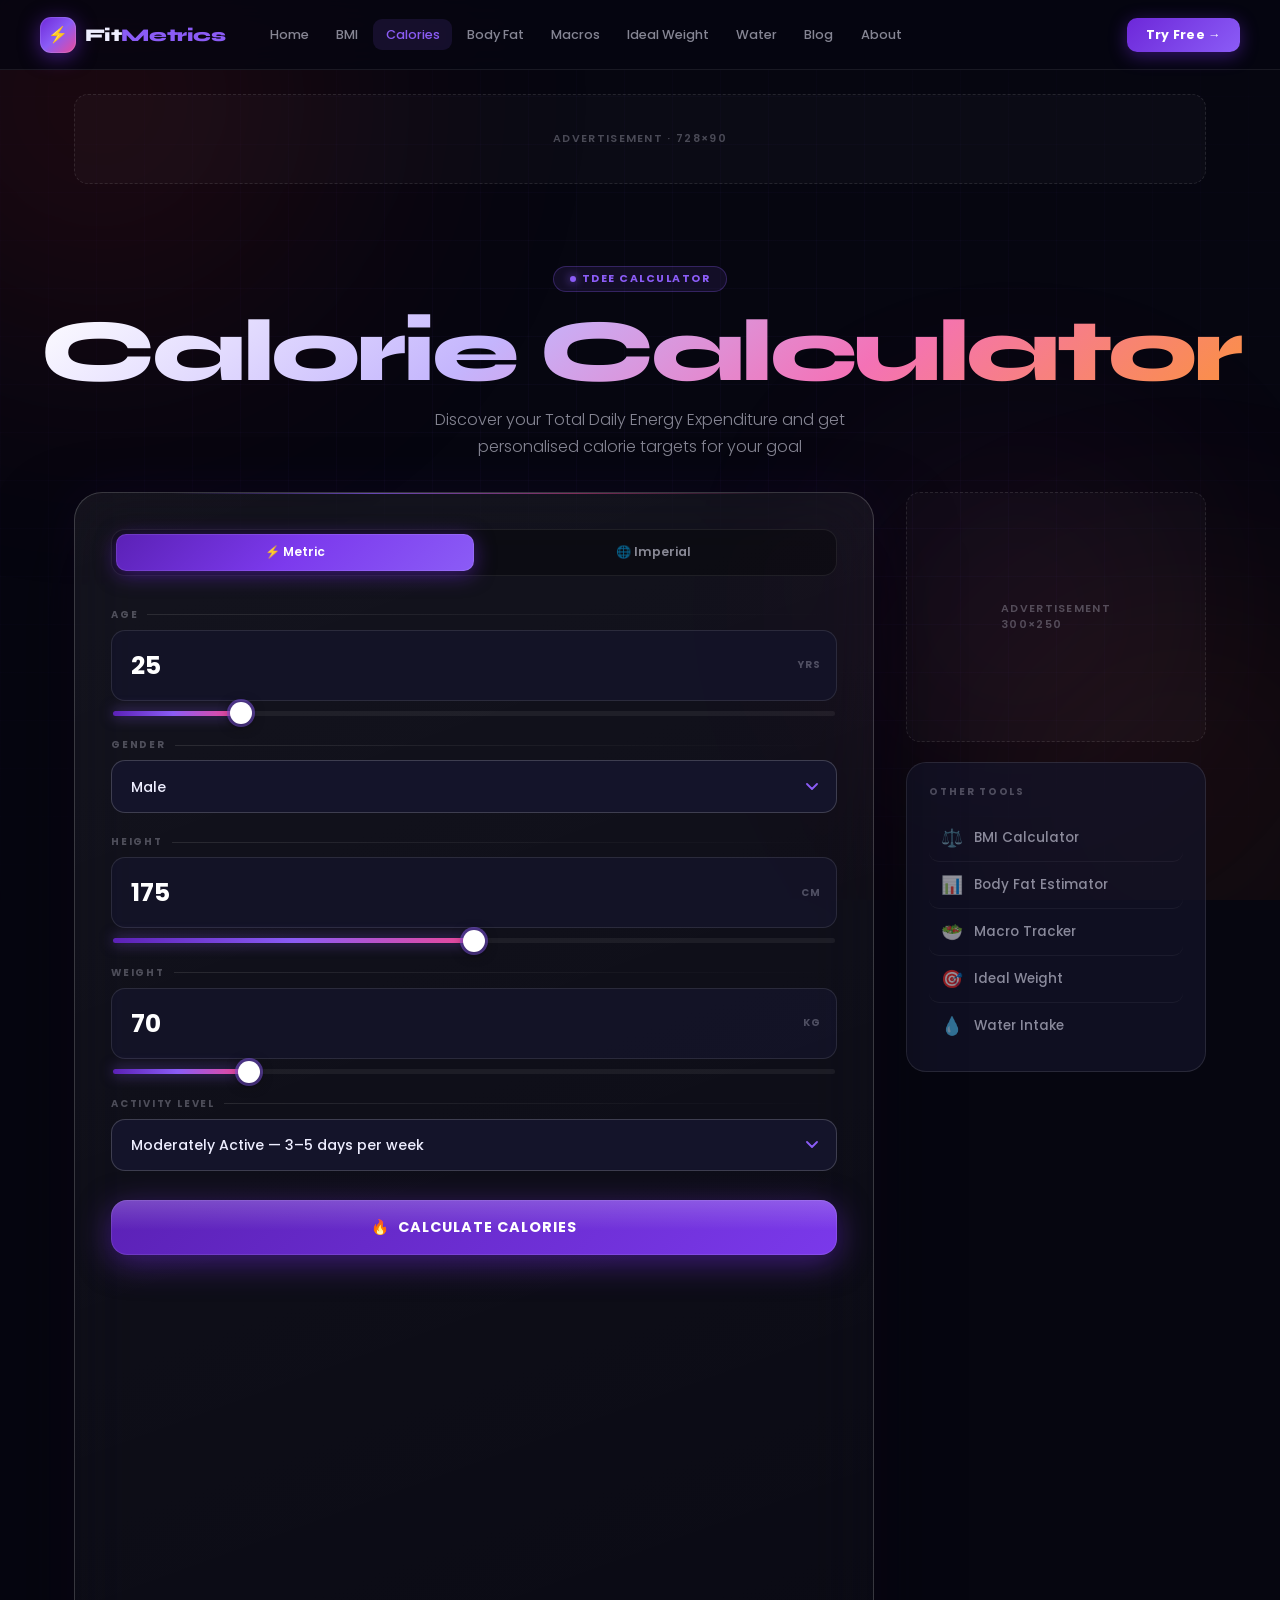
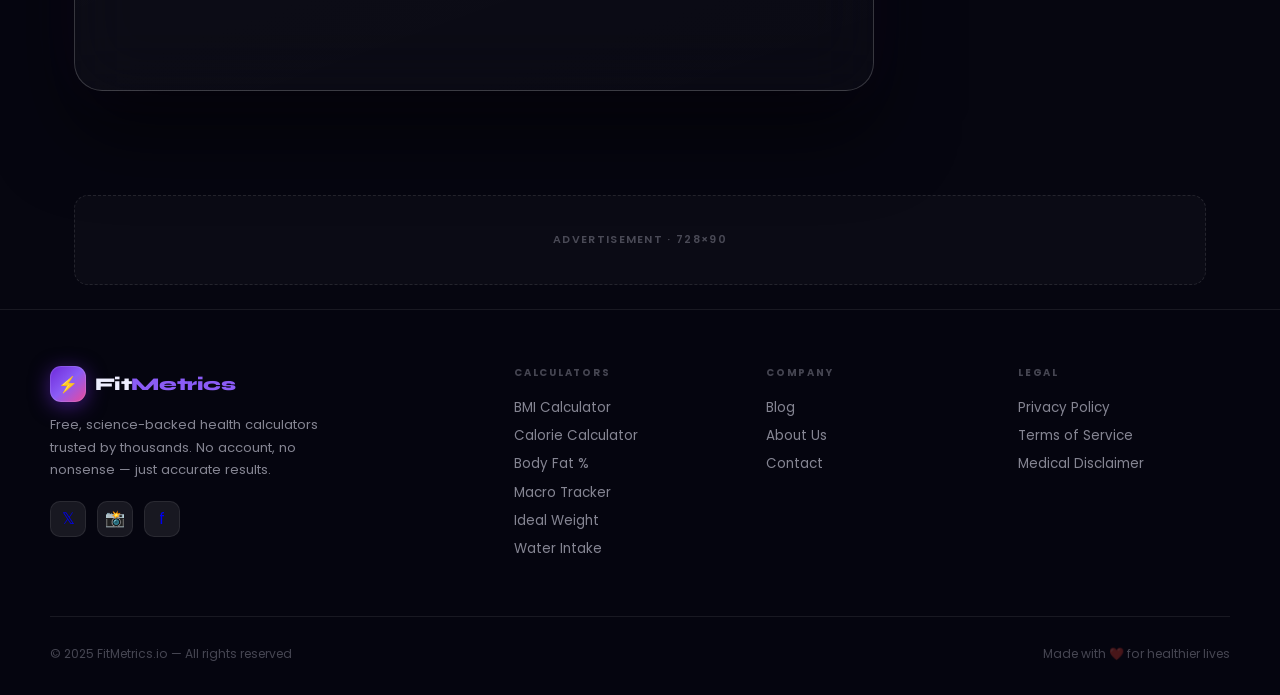
<file: tools/calories.html>
<!DOCTYPE html>
<html lang="en">
<head>
<meta charset="UTF-8"><meta name="viewport" content="width=device-width,initial-scale=1">
<title>Calorie Calculator (TDEE) — FitMetrics.io</title>
<meta name="description" content="Free TDEE calorie calculator. Find your daily calorie needs and get personalised targets for weight loss, maintenance, and muscle gain.">
<link rel="canonical" href="https://fitmetrics.io/tools/calories.html">
<link rel="stylesheet" href="../style.css">
</head>
<body>
<div class="bg-scene"><div class="bg-orb o1" style="background:radial-gradient(circle,rgba(153,27,27,.8),transparent 65%)"></div><div class="bg-orb o2" style="background:radial-gradient(circle,rgba(249,115,22,.5),transparent 65%)"></div><div class="bg-orb o3"></div></div>
<div class="bg-grid"></div><div id="pts"></div>
<span id="root-path" data-root="../"></span>
<div id="nav-placeholder"></div>
<div class="page">
  <div class="ad-bar"><div class="ad-unit">Advertisement · 728×90</div></div>
  <div class="hero">
    <div class="pill-badge"><div class="badge-dot"></div>TDEE Calculator</div>
    <h1 class="hero-title">Calorie Calculator</h1>
    <p class="hero-sub">Discover your Total Daily Energy Expenditure and get personalised calorie targets for your goal</p>
  </div>
  <div class="tool-layout">
    <div>
      <div class="card" id="mainCard"><div class="card-body">
        <div class="unit-toggle">
          <div class="unit-track" id="uTrack"></div>
          <button class="unit-btn on" id="bM" onclick="setU('metric')">⚡ Metric</button>
          <button class="unit-btn" id="bI" onclick="setU('imperial')">🌐 Imperial</button>
        </div>
        <div class="fields">
          <div>
            <div class="f-label">Age</div>
            <div class="f-wrap"><input type="number" id="age" value="25" min="10" max="100" placeholder="25"><span class="f-unit">yrs</span></div>
            <div class="slider-wrap"><div class="slider-track"><div class="slider-fill" id="ageFill"></div><input type="range" class="slider-input" id="ageSld" min="10" max="100" value="25"></div></div>
          </div>
          <div>
            <div class="f-label">Gender</div>
            <div class="f-wrap"><select id="gender"><option value="male">Male</option><option value="female">Female</option></select></div>
          </div>
          <div>
            <div class="f-label">Height</div>
            <div class="f-row">
              <div class="f-wrap" id="wCm"><input type="number" id="hCm" value="175" min="100" max="250" placeholder="175"><span class="f-unit">cm</span></div>
              <div class="f-wrap" id="wFt" style="display:none"><input type="number" id="hFt" value="5" placeholder="5"><span class="f-unit">ft</span></div>
              <div class="f-wrap" id="wIn" style="display:none"><input type="number" id="hIn" value="9" placeholder="9"><span class="f-unit">in</span></div>
            </div>
            <div class="slider-wrap" id="hSW"><div class="slider-track"><div class="slider-fill" id="hFill"></div><input type="range" class="slider-input" id="hSld" min="100" max="250" value="175"></div></div>
          </div>
          <div>
            <div class="f-label">Weight</div>
            <div class="f-wrap"><input type="number" id="wV" value="70" min="20" max="300" placeholder="70"><span class="f-unit" id="wU">kg</span></div>
            <div class="slider-wrap"><div class="slider-track"><div class="slider-fill" id="wFill"></div><input type="range" class="slider-input" id="wSld" min="20" max="300" value="70"></div></div>
          </div>
          <div>
            <div class="f-label">Activity Level</div>
            <div class="f-wrap"><select id="activity">
              <option value="1.2">Sedentary — desk job, little exercise</option>
              <option value="1.375">Lightly Active — 1–3 days per week</option>
              <option value="1.55" selected>Moderately Active — 3–5 days per week</option>
              <option value="1.725">Very Active — 6–7 days per week</option>
              <option value="1.9">Extremely Active — athlete or physical job</option>
            </select></div>
          </div>
        </div>
        <button class="btn-calc" id="calcBtn" onclick="doCalc(event)">🔥 &nbsp;Calculate Calories</button>
        <div class="result-panel" id="result">
          <div class="res-hero gv">
            <div><div class="res-tag">Daily Calories (TDEE)</div><div class="res-big" id="rNum" style="color:#f97316">—</div><div class="res-sublabel">kcal per day</div></div>
            <div style="text-align:right"><div class="res-badge badge-or">Maintenance</div><div class="res-sub" id="rSub">Your baseline</div></div>
          </div>
          <div class="insight"><div class="ins-ico">🔥</div><div class="ins-txt" id="iTxt"></div></div>
          <div style="margin-bottom:.9rem;">
            <div class="f-label" style="margin-bottom:.7rem;">Calorie Targets by Goal</div>
            <div id="goalRows" style="display:flex;flex-direction:column;gap:.5rem;"></div>
          </div>
          <div class="stats">
            <div class="stat"><div class="stat-l">BMR</div><div class="stat-v" id="sBMR">—</div></div>
            <div class="stat"><div class="stat-l">TDEE</div><div class="stat-v" id="sTDEE">—</div></div>
            <div class="stat"><div class="stat-l">Protein Goal</div><div class="stat-v" id="sProt">—</div></div>
          </div>
        </div>
      </div></div>
    </div>
    <div>
      <div class="ad-unit-sq">Advertisement<br>300×250</div>
      <div class="sidebar-box">
        <div class="sidebar-title">Other Tools</div>
        <a class="sidebar-link" href="bmi.html"><span class="sidebar-link-ico">⚖️</span>BMI Calculator</a>
        <a class="sidebar-link" href="bodyfat.html"><span class="sidebar-link-ico">📊</span>Body Fat Estimator</a>
        <a class="sidebar-link" href="macros.html"><span class="sidebar-link-ico">🥗</span>Macro Tracker</a>
        <a class="sidebar-link" href="idealweight.html"><span class="sidebar-link-ico">🎯</span>Ideal Weight</a>
        <a class="sidebar-link" href="water.html"><span class="sidebar-link-ico">💧</span>Water Intake</a>
      </div>
    </div>
  </div>
  <div class="ad-bar"><div class="ad-unit">Advertisement · 728×90</div></div>
</div>
<div id="footer-placeholder"></div>
<script src="../nav.js"></script><script src="../main.js"></script>
<script>
let unit='metric';
function setU(u){unit=u;const m=u==='metric';document.getElementById('bM').classList.toggle('on',m);document.getElementById('bI').classList.toggle('on',!m);document.getElementById('uTrack').className='unit-track'+(m?'':' right');document.getElementById('wCm').style.display=m?'':'none';document.getElementById('wFt').style.display=m?'none':'';document.getElementById('wIn').style.display=m?'none':'';document.getElementById('hSW').style.display=m?'':'none';document.getElementById('wU').textContent=m?'kg':'lbs';document.getElementById('wSld').min=m?20:44;document.getElementById('wSld').max=m?300:660;document.getElementById('result').classList.remove('show');}
bindSlider('age','ageSld','ageFill',10,100);
bindSlider('hCm','hSld','hFill',100,250);
bindSlider('wV','wSld','wFill',20,300);
function doCalc(e){
  if(e)ripple(document.getElementById('calcBtn'),e);
  const age=+document.getElementById('age').value;
  const gender=document.getElementById('gender').value;
  const act=+document.getElementById('activity').value;
  let hCm,wKg;
  if(unit==='metric'){hCm=+document.getElementById('hCm').value;wKg=+document.getElementById('wV').value;}
  else{const ft=+document.getElementById('hFt').value||0,inch=+document.getElementById('hIn').value||0;hCm=(ft*12+inch)*2.54;wKg=+document.getElementById('wV').value*.453592;}
  if(!age||!hCm||!wKg){shake();return;}
  const bmr=gender==='male'?10*wKg+6.25*hCm-5*age+5:10*wKg+6.25*hCm-5*age-161;
  const tdee=Math.round(bmr*act);
  const el=document.getElementById('rNum');const prev=parseFloat(el.textContent.replace(/,/g,''))||tdee;
  el.classList.remove('pop');void el.offsetWidth;animNum(el,prev,tdee,750,0);el.classList.add('pop');
  document.getElementById('rSub').textContent='Your maintenance calories';
  document.getElementById('sBMR').textContent=Math.round(bmr)+' kcal';
  document.getElementById('sTDEE').textContent=tdee+' kcal';
  document.getElementById('sProt').textContent=Math.round(wKg*2.2)+'g/day';
  document.getElementById('iTxt').textContent=`Your BMR (calories burned at complete rest) is ${Math.round(bmr)} kcal/day. With your activity level, you need ${tdee} kcal/day to maintain your current weight. Adjust up or down based on your goal below.`;
  const goals=[{lbl:'🏋️ Muscle Gain',cal:tdee+300,c:'#10b981'},{lbl:'⚖️ Maintain Weight',cal:tdee,c:'#8b5cf6'},{lbl:'🔥 Mild Fat Loss (−0.25kg/wk)',cal:tdee-300,c:'#f59e0b'},{lbl:'💪 Fat Loss (−0.5kg/wk)',cal:tdee-500,c:'#ef4444'}];
  document.getElementById('goalRows').innerHTML=goals.map(g=>`<div style="display:flex;justify-content:space-between;align-items:center;background:rgba(20,20,42,.8);border:1px solid rgba(255,255,255,.08);border-radius:12px;padding:.75rem 1.1rem;"><span style="font-size:.84rem;font-weight:600;">${g.lbl}</span><span style="font-size:1rem;font-weight:800;color:${g.c}">${g.cal.toLocaleString()} kcal</span></div>`).join('');
  document.getElementById('result').classList.add('show');
}
</script>
</body>
</html>
</file>
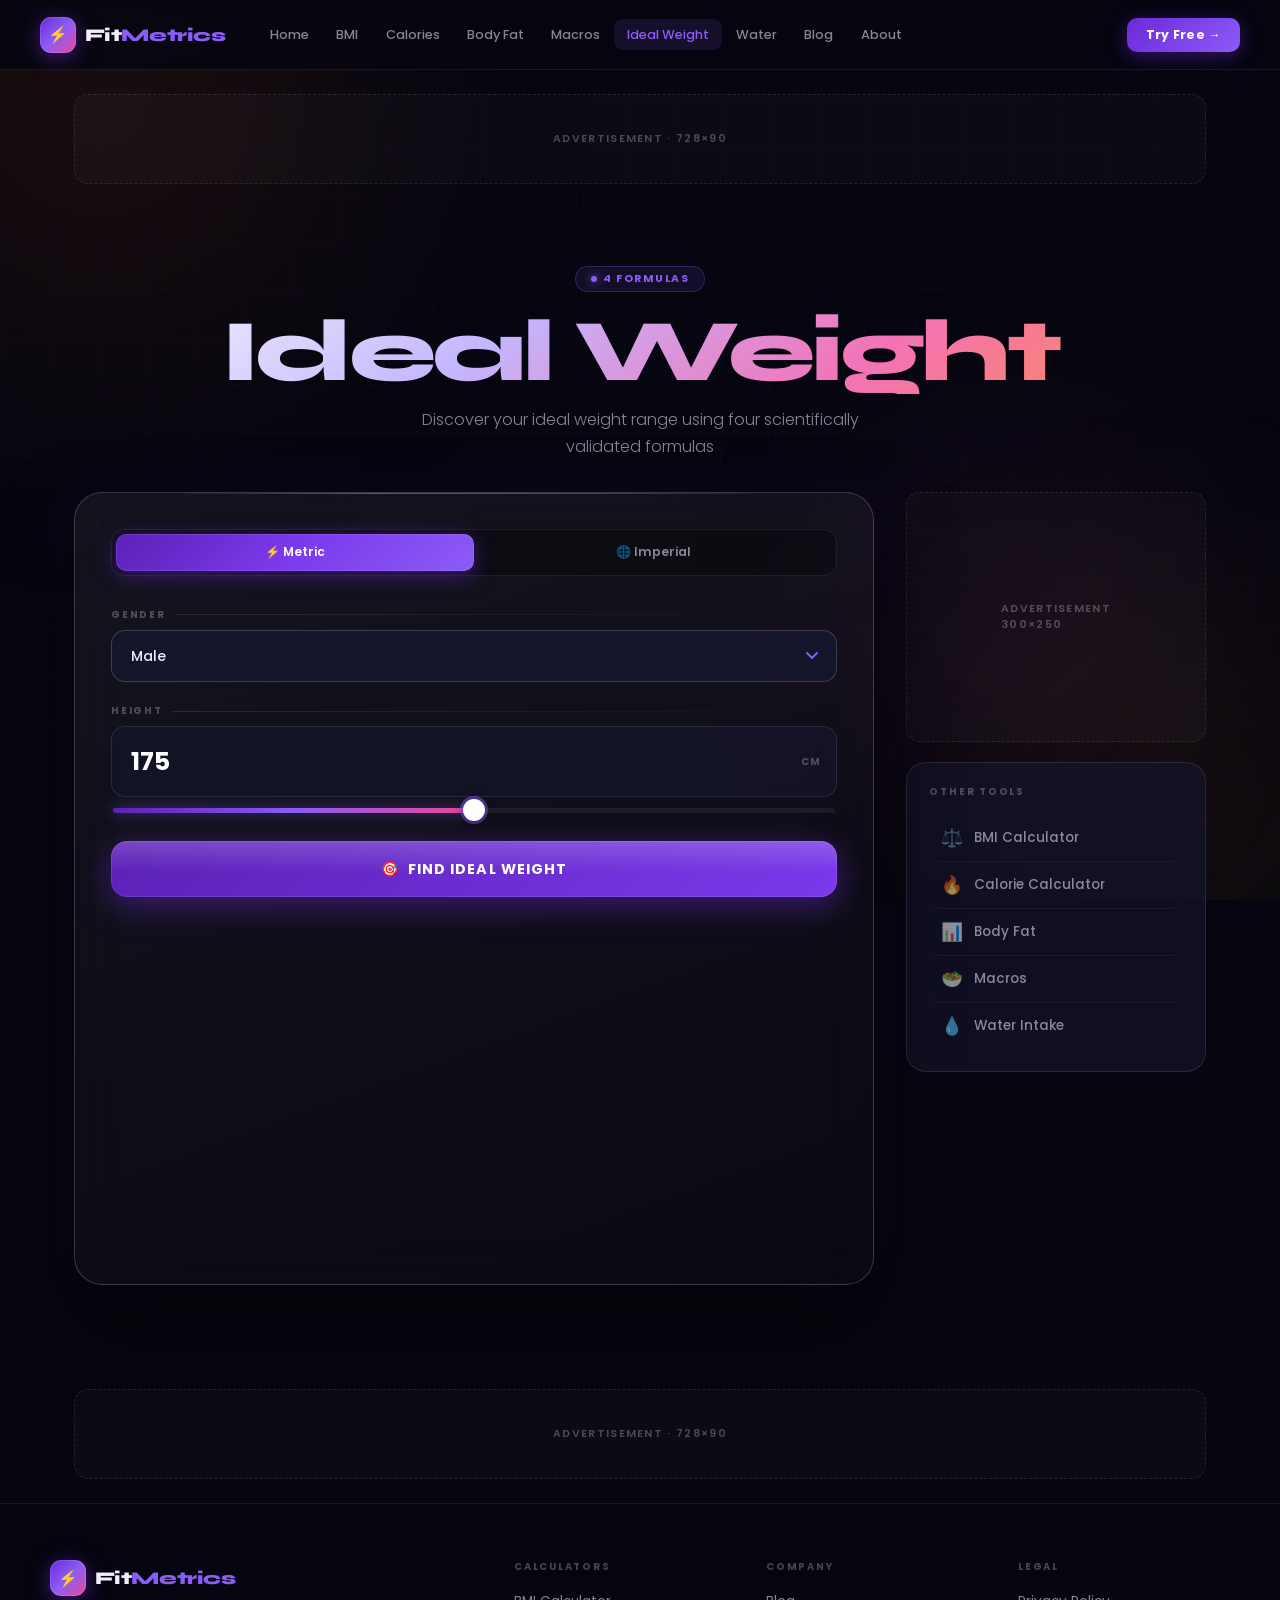
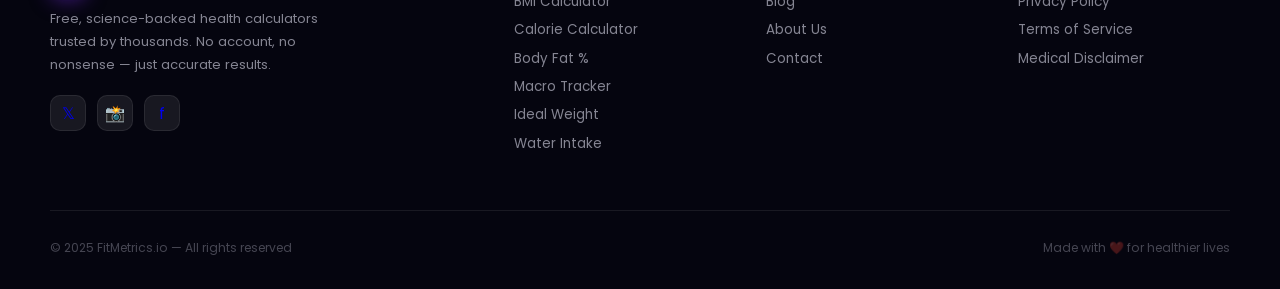
<file: tools/idealweight.html>
<!DOCTYPE html>
<html lang="en">
<head><meta charset="UTF-8"><meta name="viewport" content="width=device-width,initial-scale=1"><title>Ideal Weight Calculator — FitMetrics.io</title><meta name="description" content="Find your ideal body weight using 4 scientific formulas: Hamwi, Devine, Robinson, and Miller. Free ideal weight calculator."><link rel="stylesheet" href="../style.css"></head>
<body>
<div class="bg-scene"><div class="bg-orb o1" style="background:radial-gradient(circle,rgba(120,53,15,.9),transparent 65%)"></div><div class="bg-orb o2" style="background:radial-gradient(circle,rgba(245,158,11,.4),transparent 65%)"></div><div class="bg-orb o3"></div></div>
<div class="bg-grid"></div><div id="pts"></div>
<span id="root-path" data-root="../"></span><div id="nav-placeholder"></div>
<div class="page">
  <div class="ad-bar"><div class="ad-unit">Advertisement · 728×90</div></div>
  <div class="hero"><div class="pill-badge"><div class="badge-dot"></div>4 Formulas</div><h1 class="hero-title">Ideal Weight</h1><p class="hero-sub">Discover your ideal weight range using four scientifically validated formulas</p></div>
  <div class="tool-layout">
    <div><div class="card" id="mainCard"><div class="card-body">
      <div class="unit-toggle"><div class="unit-track" id="uTrack"></div><button class="unit-btn on" id="bM" onclick="setU('metric')">⚡ Metric</button><button class="unit-btn" id="bI" onclick="setU('imperial')">🌐 Imperial</button></div>
      <div class="fields">
        <div><div class="f-label">Gender</div><div class="f-wrap"><select id="gender"><option value="male">Male</option><option value="female">Female</option></select></div></div>
        <div><div class="f-label">Height</div><div class="f-row"><div class="f-wrap" id="wCm"><input type="number" id="hCm" value="175" min="100" max="250" placeholder="175"><span class="f-unit">cm</span></div><div class="f-wrap" id="wFt" style="display:none"><input type="number" id="hFt" value="5" placeholder="5"><span class="f-unit">ft</span></div><div class="f-wrap" id="wIn" style="display:none"><input type="number" id="hIn" value="9" placeholder="9"><span class="f-unit">in</span></div></div><div class="slider-wrap" id="hSW"><div class="slider-track"><div class="slider-fill" id="hFill"></div><input type="range" class="slider-input" id="hSld" min="100" max="250" value="175"></div></div></div>
      </div>
      <button class="btn-calc" id="calcBtn" onclick="doCalc(event)">🎯 &nbsp;Find Ideal Weight</button>
      <div class="result-panel" id="result">
        <div class="res-hero ga"><div><div class="res-tag">Ideal Weight Range</div><div class="res-big" id="rNum" style="color:#f59e0b;font-size:2.2rem;line-height:1.3;">—</div></div><div style="text-align:right"><div class="res-badge badge-am">Healthy Range</div><div class="res-sub" id="rSub"></div></div></div>
        <div style="margin:.9rem 0;"><div class="f-label" style="margin-bottom:.65rem;">Result by Formula</div><div id="fRows" style="display:flex;flex-direction:column;gap:.5rem;"></div></div>
        <div class="insight"><div class="ins-ico">🎯</div><div class="ins-txt" id="iTxt"></div></div>
        <div class="stats"><div class="stat"><div class="stat-l">Minimum</div><div class="stat-v" id="sMin">—</div></div><div class="stat"><div class="stat-l">Average</div><div class="stat-v" id="sAvg">—</div></div><div class="stat"><div class="stat-l">Maximum</div><div class="stat-v" id="sMax">—</div></div></div>
      </div>
    </div></div></div>
    <div><div class="ad-unit-sq">Advertisement<br>300×250</div><div class="sidebar-box"><div class="sidebar-title">Other Tools</div><a class="sidebar-link" href="bmi.html"><span class="sidebar-link-ico">⚖️</span>BMI Calculator</a><a class="sidebar-link" href="calories.html"><span class="sidebar-link-ico">🔥</span>Calorie Calculator</a><a class="sidebar-link" href="bodyfat.html"><span class="sidebar-link-ico">📊</span>Body Fat</a><a class="sidebar-link" href="macros.html"><span class="sidebar-link-ico">🥗</span>Macros</a><a class="sidebar-link" href="water.html"><span class="sidebar-link-ico">💧</span>Water Intake</a></div></div>
  </div>
  <div class="ad-bar"><div class="ad-unit">Advertisement · 728×90</div></div>
</div>
<div id="footer-placeholder"></div>
<script src="../nav.js"></script><script src="../main.js"></script>
<script>
let unit='metric';
function setU(u){unit=u;const m=u==='metric';document.getElementById('bM').classList.toggle('on',m);document.getElementById('bI').classList.toggle('on',!m);document.getElementById('uTrack').className='unit-track'+(m?'':' right');document.getElementById('wCm').style.display=m?'':'none';document.getElementById('wFt').style.display=m?'none':'';document.getElementById('wIn').style.display=m?'none':'';document.getElementById('hSW').style.display=m?'':'none';document.getElementById('result').classList.remove('show');}
bindSlider('hCm','hSld','hFill',100,250);
function getHcm(){if(unit==='metric')return +document.getElementById('hCm').value;const ft=+document.getElementById('hFt').value||0,inch=+document.getElementById('hIn').value||0;return(ft*12+inch)*2.54;}
function doCalc(e){
  if(e)ripple(document.getElementById('calcBtn'),e);
  const hCm=getHcm();if(!hCm||hCm<100){shake();return;}
  const m=document.getElementById('gender').value==='male';
  const ex=(hCm/2.54)-60;
  const conv=unit==='metric'?1:2.20462,ul=unit==='metric'?'kg':'lbs';
  const fs=[{n:'Hamwi',v:m?48+2.7*ex:45.5+2.2*ex},{n:'Devine',v:m?50+2.3*ex:45.5+2.3*ex},{n:'Robinson',v:m?52+1.9*ex:49+1.7*ex},{n:'Miller',v:m?56.2+1.41*ex:53.1+1.36*ex}];
  const vals=fs.map(f=>f.v),mn=Math.min(...vals),mx=Math.max(...vals),avg=vals.reduce((a,b)=>a+b,0)/vals.length;
  document.getElementById('rNum').textContent=`${(mn*conv).toFixed(1)}–${(mx*conv).toFixed(1)} ${ul}`;
  document.getElementById('rSub').textContent='Across 4 scientific formulas';
  document.getElementById('fRows').innerHTML=fs.map(f=>`<div style="display:flex;justify-content:space-between;align-items:center;background:rgba(20,20,42,.8);border:1px solid rgba(255,255,255,.08);border-radius:12px;padding:.75rem 1.1rem;"><span style="font-size:.85rem;font-weight:600;">${f.n} Formula</span><span style="font-size:1rem;font-weight:800;color:#f59e0b">${(f.v*conv).toFixed(1)} ${ul}</span></div>`).join('');
  document.getElementById('sMin').textContent=(mn*conv).toFixed(1)+' '+ul;
  document.getElementById('sAvg').textContent=(avg*conv).toFixed(1)+' '+ul;
  document.getElementById('sMax').textContent=(mx*conv).toFixed(1)+' '+ul;
  document.getElementById('iTxt').textContent=`Based on your height of ${hCm.toFixed(0)} cm, your ideal weight range is ${(mn*conv).toFixed(1)}–${(mx*conv).toFixed(1)} ${ul}. The average across all four formulas is ${(avg*conv).toFixed(1)} ${ul}. These are guidelines — body composition and health markers matter more than the scale alone.`;
  document.getElementById('result').classList.add('show');
}
</script>
</body>
</html>
</file>
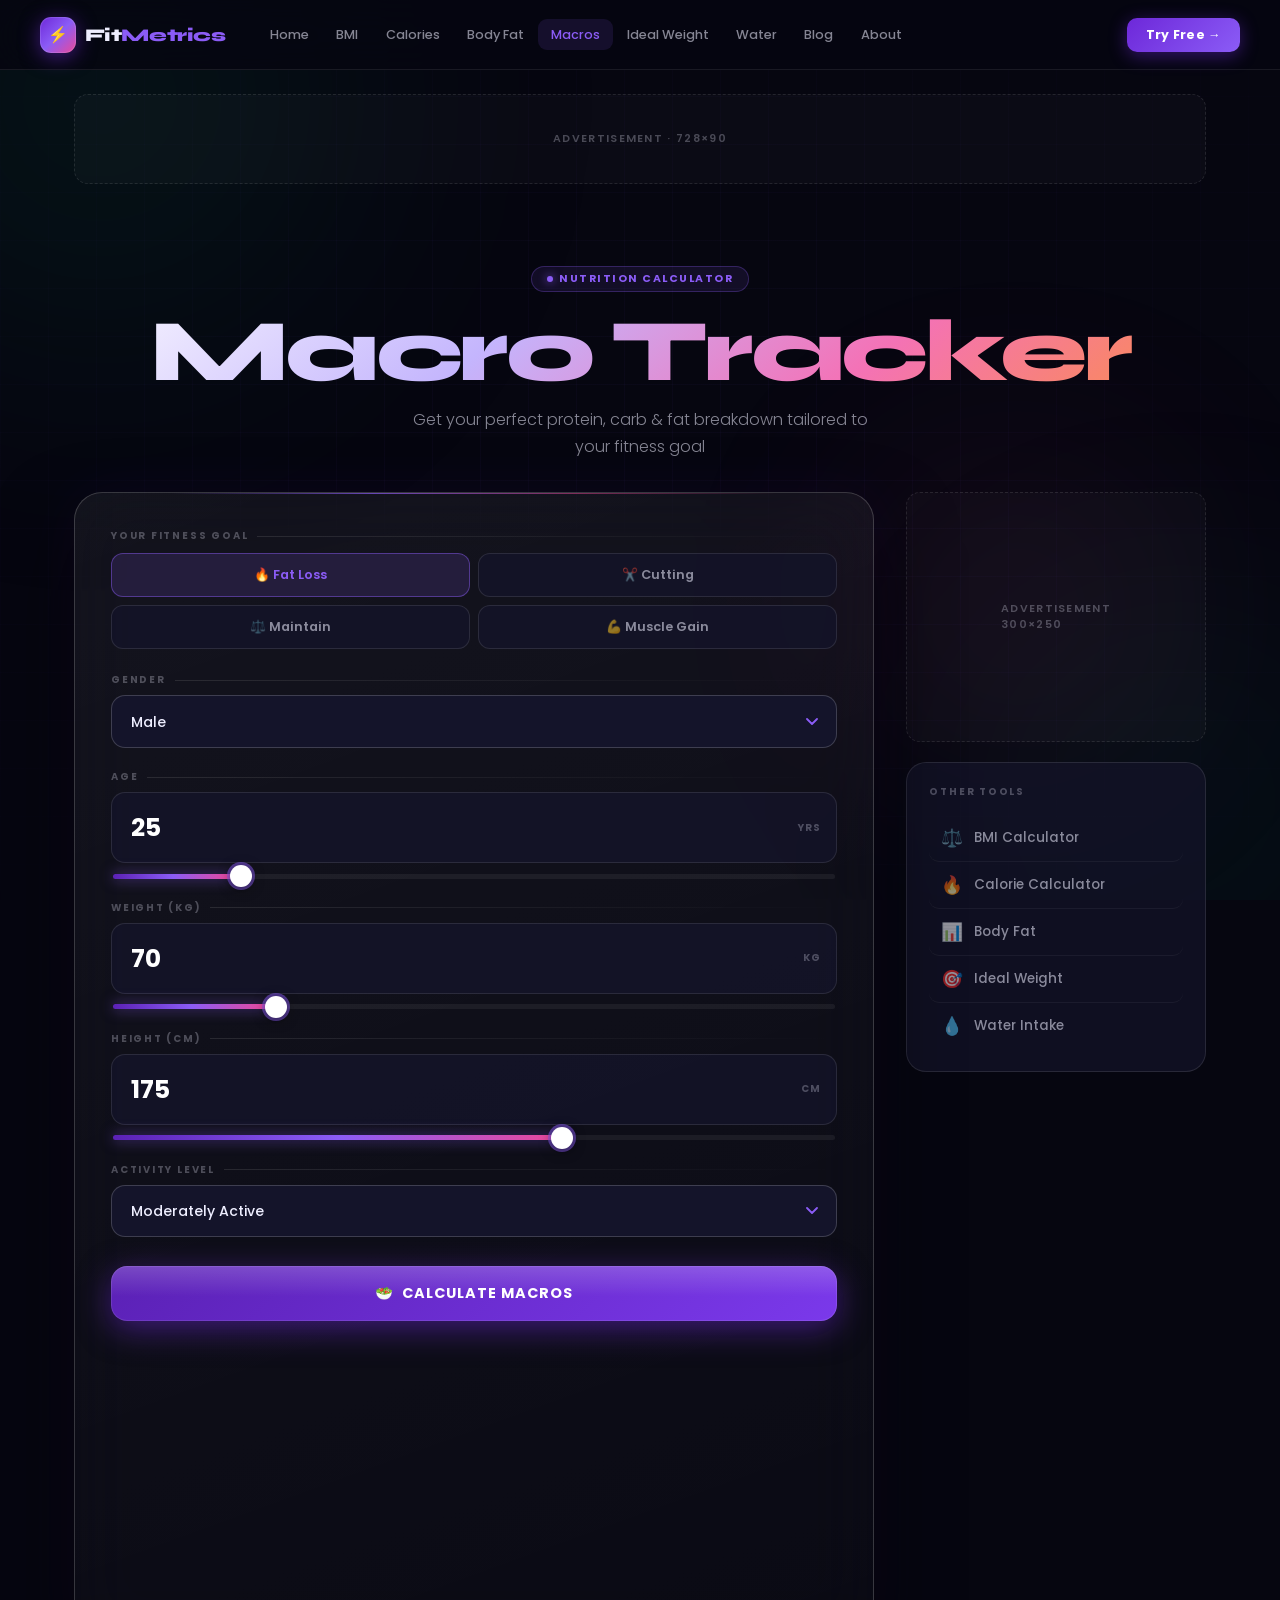
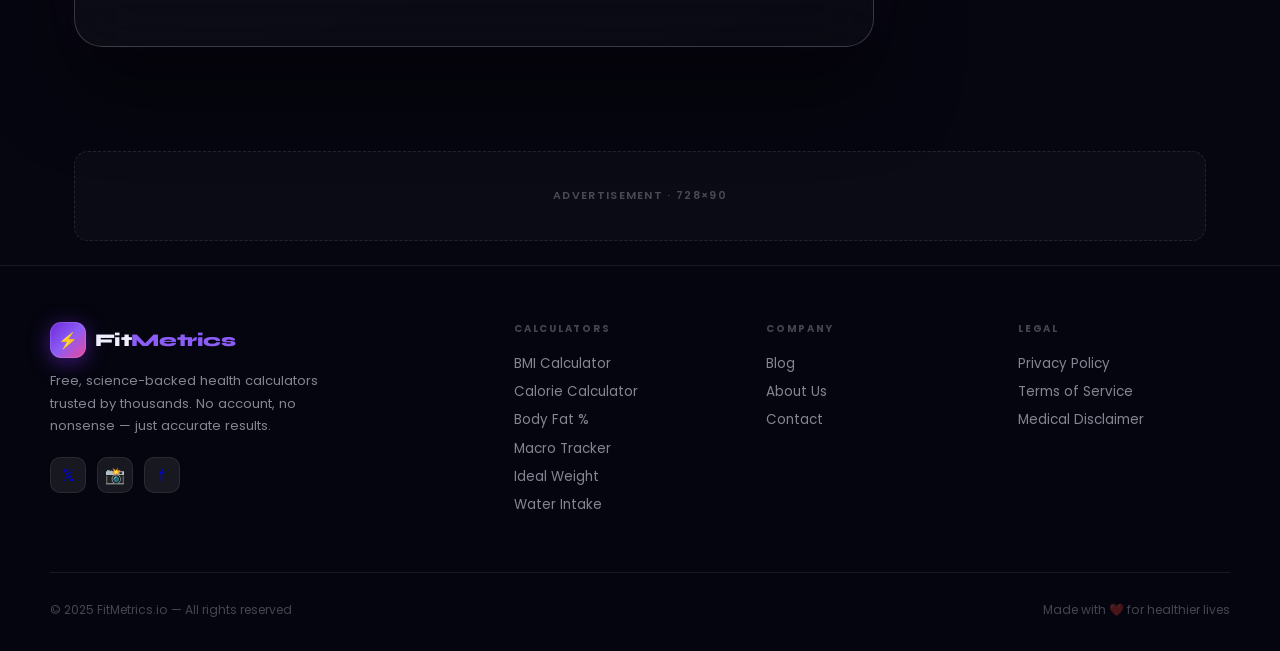
<file: tools/macros.html>
<!DOCTYPE html>
<html lang="en">
<head><meta charset="UTF-8"><meta name="viewport" content="width=device-width,initial-scale=1"><title>Macro Calculator — FitMetrics.io</title><meta name="description" content="Free macro calculator. Get ideal protein, carb and fat targets for fat loss, muscle gain, cutting, or maintenance."><link rel="stylesheet" href="../style.css">
<style>
.goal-grid{display:grid;grid-template-columns:1fr 1fr;gap:.5rem;margin-bottom:1.5rem;}
.goal-opt{background:rgba(20,20,42,.8);border:1px solid rgba(255,255,255,.1);border-radius:12px;padding:.75rem;cursor:pointer;font-family:'Poppins',sans-serif;font-size:.8rem;font-weight:600;color:var(--text2);transition:all .25s;text-align:center;}
.goal-opt.sel{background:rgba(139,92,246,.15);border-color:rgba(139,92,246,.45);color:var(--v);}
.mbar{background:rgba(20,20,42,.8);border:1px solid rgba(255,255,255,.1);border-radius:14px;padding:1.1rem 1.25rem;margin-bottom:.6rem;}
.mbar-top{display:flex;justify-content:space-between;align-items:center;margin-bottom:.55rem;}
.mbar-name{font-size:.84rem;font-weight:700;}
.mbar-val{font-size:1.1rem;font-weight:800;}
.mbar-track{height:6px;background:rgba(255,255,255,.07);border-radius:100px;overflow:hidden;}
.mbar-fill{height:100%;border-radius:100px;transition:width 1.1s cubic-bezier(.34,1.56,.64,1);}
.mbar-info{font-size:.63rem;color:var(--text3);margin-top:.28rem;}
</style>
</head>
<body>
<div class="bg-scene"><div class="bg-orb o1" style="background:radial-gradient(circle,rgba(6,78,59,.9),transparent 65%)"></div><div class="bg-orb o2" style="background:radial-gradient(circle,rgba(16,185,129,.4),transparent 65%)"></div><div class="bg-orb o3"></div></div>
<div class="bg-grid"></div><div id="pts"></div>
<span id="root-path" data-root="../"></span><div id="nav-placeholder"></div>
<div class="page">
  <div class="ad-bar"><div class="ad-unit">Advertisement · 728×90</div></div>
  <div class="hero"><div class="pill-badge"><div class="badge-dot"></div>Nutrition Calculator</div><h1 class="hero-title">Macro Tracker</h1><p class="hero-sub">Get your perfect protein, carb & fat breakdown tailored to your fitness goal</p></div>
  <div class="tool-layout">
    <div><div class="card" id="mainCard"><div class="card-body">
      <div class="f-label" style="margin-bottom:.65rem;">Your Fitness Goal</div>
      <div class="goal-grid">
        <button class="goal-opt sel" id="g-loss" onclick="selGoal('loss',this)">🔥 Fat Loss</button>
        <button class="goal-opt" id="g-cut" onclick="selGoal('cut',this)">✂️ Cutting</button>
        <button class="goal-opt" id="g-main" onclick="selGoal('maintain',this)">⚖️ Maintain</button>
        <button class="goal-opt" id="g-gain" onclick="selGoal('gain',this)">💪 Muscle Gain</button>
      </div>
      <div class="fields">
        <div><div class="f-label">Gender</div><div class="f-wrap"><select id="gender"><option value="male">Male</option><option value="female">Female</option></select></div></div>
        <div><div class="f-label">Age</div><div class="f-wrap"><input type="number" id="age" value="25" min="10" max="100" placeholder="25"><span class="f-unit">yrs</span></div><div class="slider-wrap"><div class="slider-track"><div class="slider-fill" id="ageFill"></div><input type="range" class="slider-input" id="ageSld" min="10" max="100" value="25"></div></div></div>
        <div><div class="f-label">Weight (kg)</div><div class="f-wrap"><input type="number" id="wt" value="70" min="20" max="250" placeholder="70"><span class="f-unit">kg</span></div><div class="slider-wrap"><div class="slider-track"><div class="slider-fill" id="wtFill"></div><input type="range" class="slider-input" id="wtSld" min="20" max="250" value="70"></div></div></div>
        <div><div class="f-label">Height (cm)</div><div class="f-wrap"><input type="number" id="ht" value="175" min="50" max="250" placeholder="175"><span class="f-unit">cm</span></div><div class="slider-wrap"><div class="slider-track"><div class="slider-fill" id="htFill"></div><input type="range" class="slider-input" id="htSld" min="50" max="250" value="175"></div></div></div>
        <div><div class="f-label">Activity Level</div><div class="f-wrap"><select id="act"><option value="1.2">Sedentary</option><option value="1.375">Lightly Active</option><option value="1.55" selected>Moderately Active</option><option value="1.725">Very Active</option><option value="1.9">Extremely Active</option></select></div></div>
      </div>
      <button class="btn-calc" id="calcBtn" onclick="doCalc(event)">🥗 &nbsp;Calculate Macros</button>
      <div class="result-panel" id="result">
        <div class="res-hero gn" style="margin-bottom:.9rem;">
          <div><div class="res-tag">Daily Calories</div><div class="res-big" id="rCal" style="color:#10b981">—</div><div class="res-sublabel">kcal per day</div></div>
          <div style="text-align:right"><div class="res-badge badge-gn" id="rBadge">—</div><div class="res-sub" id="rGoalLbl"></div></div>
        </div>
        <div id="macroBars"></div>
        <div class="insight"><div class="ins-ico">🥗</div><div class="ins-txt" id="iTxt"></div></div>
      </div>
    </div></div></div>
    <div><div class="ad-unit-sq">Advertisement<br>300×250</div><div class="sidebar-box"><div class="sidebar-title">Other Tools</div><a class="sidebar-link" href="bmi.html"><span class="sidebar-link-ico">⚖️</span>BMI Calculator</a><a class="sidebar-link" href="calories.html"><span class="sidebar-link-ico">🔥</span>Calorie Calculator</a><a class="sidebar-link" href="bodyfat.html"><span class="sidebar-link-ico">📊</span>Body Fat</a><a class="sidebar-link" href="idealweight.html"><span class="sidebar-link-ico">🎯</span>Ideal Weight</a><a class="sidebar-link" href="water.html"><span class="sidebar-link-ico">💧</span>Water Intake</a></div></div>
  </div>
  <div class="ad-bar"><div class="ad-unit">Advertisement · 728×90</div></div>
</div>
<div id="footer-placeholder"></div>
<script src="../nav.js"></script><script src="../main.js"></script>
<script>
let goal='loss';
const GM={loss:{p:.4,c:.35,f:.25,adj:-500,l:'Fat Loss'},cut:{p:.45,c:.3,f:.25,adj:-300,l:'Cutting'},maintain:{p:.3,c:.45,f:.25,adj:0,l:'Maintenance'},gain:{p:.3,c:.45,f:.25,adj:300,l:'Muscle Gain'}};
function selGoal(g,btn){goal=g;document.querySelectorAll('.goal-opt').forEach(b=>b.classList.remove('sel'));btn.classList.add('sel');}
bindSlider('age','ageSld','ageFill',10,100);bindSlider('wt','wtSld','wtFill',20,250);bindSlider('ht','htSld','htFill',50,250);
function doCalc(e){
  if(e)ripple(document.getElementById('calcBtn'),e);
  const age=+document.getElementById('age').value,wt=+document.getElementById('wt').value,ht=+document.getElementById('ht').value;
  if(!age||!wt||!ht){shake();return;}
  const g=document.getElementById('gender').value,act=+document.getElementById('act').value;
  const bmr=g==='male'?10*wt+6.25*ht-5*age+5:10*wt+6.25*ht-5*age-161;
  const gd=GM[goal];const total=Math.round(bmr*act)+gd.adj;
  const prot=Math.round((total*gd.p)/4),carbs=Math.round((total*gd.c)/4),fat=Math.round((total*gd.f)/9);
  const el=document.getElementById('rCal');const prev=parseFloat(el.textContent.replace(/,/g,''))||total;el.classList.remove('pop');void el.offsetWidth;animNum(el,prev,total,750,0);el.classList.add('pop');
  document.getElementById('rBadge').textContent=gd.l;
  document.getElementById('rGoalLbl').textContent=gd.adj>0?`+${gd.adj} kcal surplus`:gd.adj<0?`${gd.adj} kcal deficit`:'Maintenance calories';
  const ms=[{n:'🥩 Protein',v:prot,u:'g',cal:prot*4,col:'#10b981',pct:Math.round(gd.p*100)},{n:'🌾 Carbohydrates',v:carbs,u:'g',cal:carbs*4,col:'#8b5cf6',pct:Math.round(gd.c*100)},{n:'🥑 Fats',v:fat,u:'g',cal:fat*9,col:'#ec4899',pct:Math.round(gd.f*100)}];
  document.getElementById('macroBars').innerHTML=ms.map(m=>`<div class="mbar"><div class="mbar-top"><span class="mbar-name">${m.n}</span><span class="mbar-val" style="color:${m.col}">${m.v}${m.u}</span></div><div class="mbar-track"><div class="mbar-fill" style="width:${m.pct}%;background:${m.col};box-shadow:0 0 14px ${m.col}55;"></div></div><div class="mbar-info">${m.cal} kcal · ${m.pct}% of daily total</div></div>`).join('');
  document.getElementById('iTxt').textContent=`For ${gd.l.toLowerCase()}, aim for ${total.toLocaleString()} kcal/day with ${prot}g protein, ${carbs}g carbs, and ${fat}g fats. Protein is your most critical macro — it preserves muscle and maximises satiety.`;
  document.getElementById('result').classList.add('show');
}
</script>
</body>
</html>
</file>
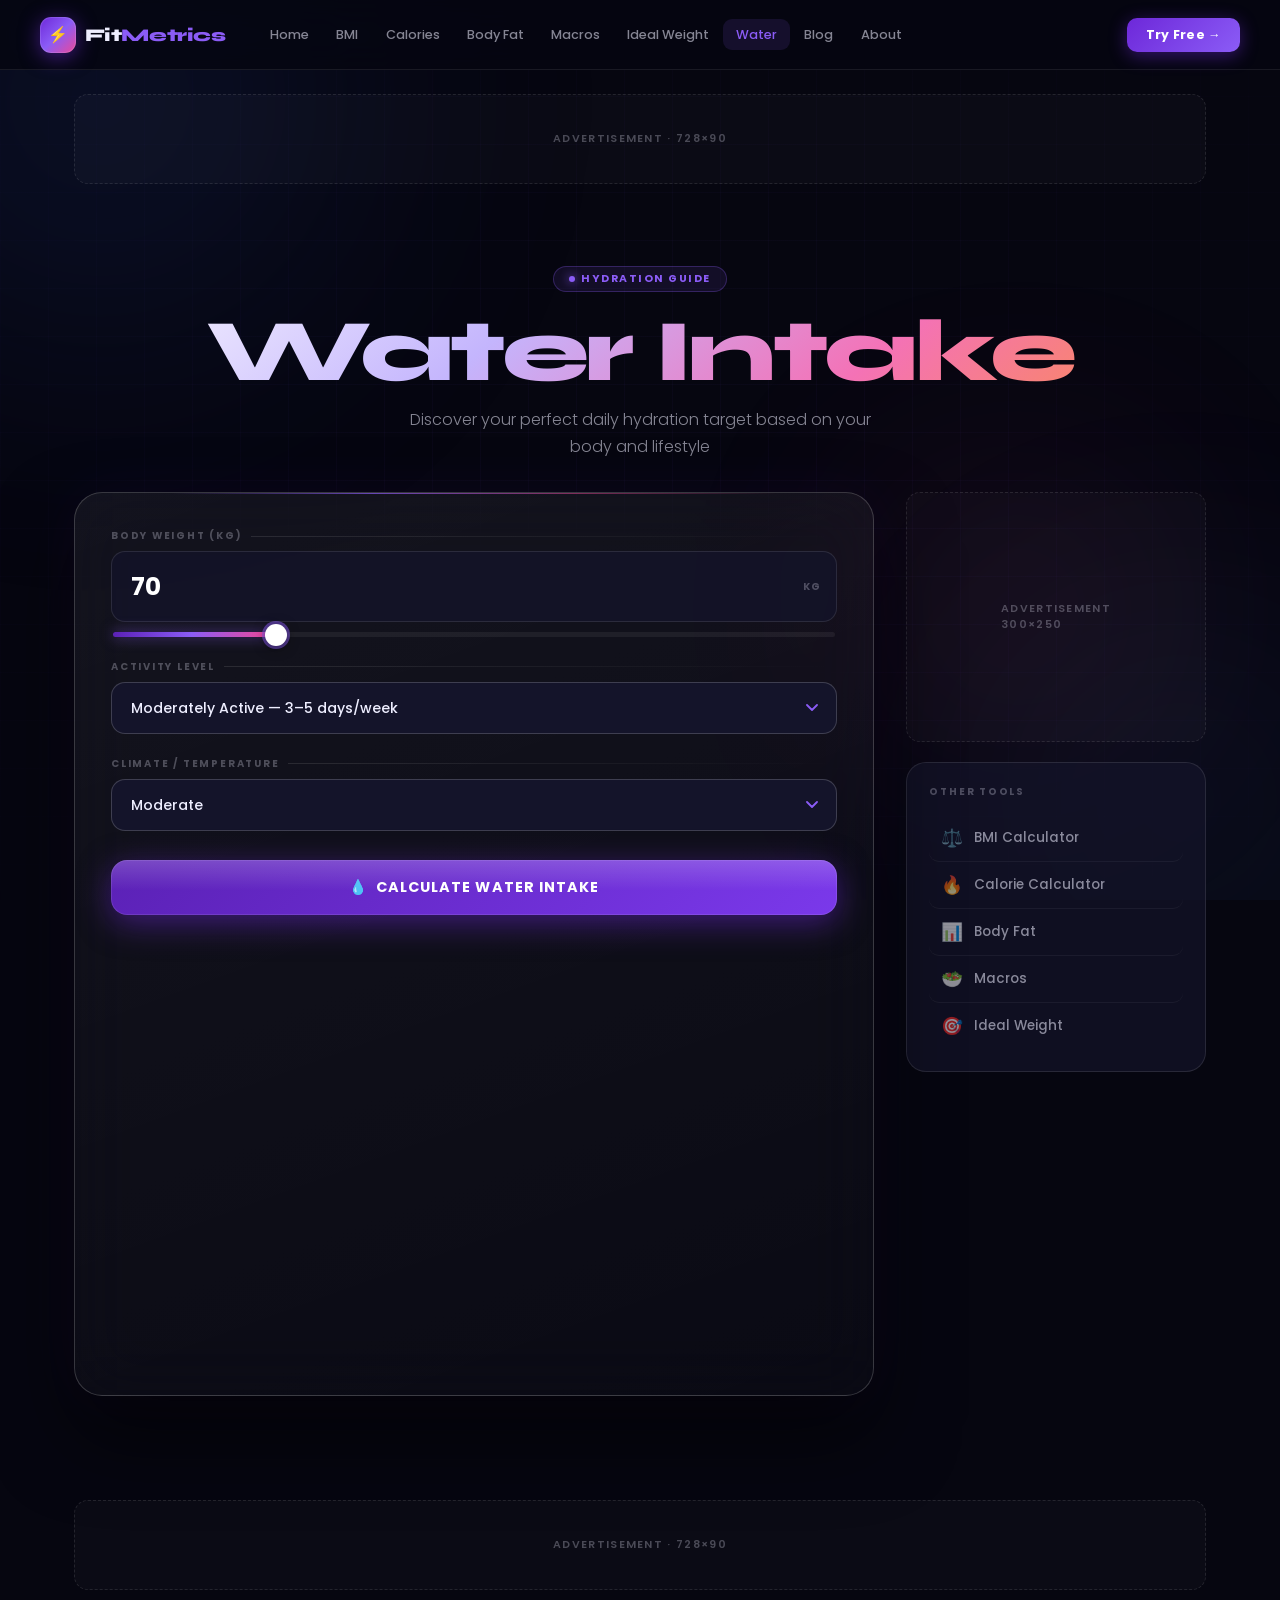
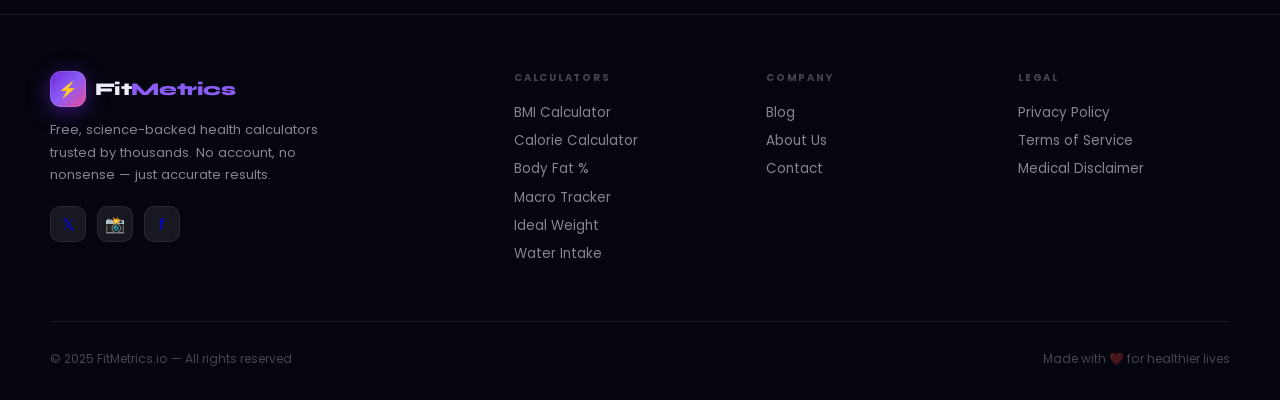
<file: tools/water.html>
<!DOCTYPE html>
<html lang="en">
<head><meta charset="UTF-8"><meta name="viewport" content="width=device-width,initial-scale=1"><title>Water Intake Calculator — FitMetrics.io</title><meta name="description" content="Free water intake calculator. Find your daily hydration target based on weight, activity level, and climate. Displayed in litres, cups and fl oz."><link rel="stylesheet" href="../style.css">
<style>.cup-row{display:flex;flex-wrap:wrap;gap:.35rem;margin:.6rem 0;}.cup-ico{font-size:1.3rem;opacity:.2;transition:opacity .3s,transform .3s;}.cup-ico.on{opacity:1;animation:cupIn .3s ease forwards;}@keyframes cupIn{0%{transform:scale(0.3);opacity:0;}100%{transform:scale(1);opacity:1;}}</style>
</head>
<body>
<div class="bg-scene"><div class="bg-orb o1" style="background:radial-gradient(circle,rgba(30,58,138,.9),transparent 65%)"></div><div class="bg-orb o2" style="background:radial-gradient(circle,rgba(96,165,250,.4),transparent 65%)"></div><div class="bg-orb o3"></div></div>
<div class="bg-grid"></div><div id="pts"></div>
<span id="root-path" data-root="../"></span><div id="nav-placeholder"></div>
<div class="page">
  <div class="ad-bar"><div class="ad-unit">Advertisement · 728×90</div></div>
  <div class="hero"><div class="pill-badge"><div class="badge-dot"></div>Hydration Guide</div><h1 class="hero-title">Water Intake</h1><p class="hero-sub">Discover your perfect daily hydration target based on your body and lifestyle</p></div>
  <div class="tool-layout">
    <div><div class="card" id="mainCard"><div class="card-body">
      <div class="fields">
        <div><div class="f-label">Body Weight (kg)</div><div class="f-wrap"><input type="number" id="wt" value="70" min="20" max="250" placeholder="70"><span class="f-unit">kg</span></div><div class="slider-wrap"><div class="slider-track"><div class="slider-fill" id="wtFill"></div><input type="range" class="slider-input" id="wtSld" min="20" max="250" value="70"></div></div></div>
        <div><div class="f-label">Activity Level</div><div class="f-wrap"><select id="act"><option value="0">Sedentary — little or no exercise</option><option value="0.35">Lightly Active — 1–3 days/week</option><option value="0.6" selected>Moderately Active — 3–5 days/week</option><option value="0.95">Very Active — hard exercise 6–7 days</option><option value="1.25">Athlete — twice-daily training</option></select></div></div>
        <div><div class="f-label">Climate / Temperature</div><div class="f-wrap"><select id="climate"><option value="0">Cool / Temperate</option><option value="0.3" selected>Moderate</option><option value="0.6">Hot / Humid</option><option value="1.0">Very Hot / Tropical</option></select></div></div>
      </div>
      <button class="btn-calc" id="calcBtn" onclick="doCalc(event)">💧 &nbsp;Calculate Water Intake</button>
      <div class="result-panel" id="result">
        <div class="res-hero" style="background:rgba(30,58,138,.2);border-color:rgba(96,165,250,.25);">
          <div><div class="res-tag">Daily Water Intake</div><div class="res-big" id="rLtr" style="color:#60a5fa">—</div><div class="res-sublabel">litres per day</div></div>
          <div style="text-align:right"><div class="res-badge" style="background:rgba(96,165,250,.14);color:#60a5fa;border:1px solid rgba(96,165,250,.3);">💧 Hydrated</div><div class="res-sub" id="rCups"></div></div>
        </div>
        <div style="background:rgba(20,20,42,.7);border:1px solid rgba(255,255,255,.1);border-radius:16px;padding:1.1rem 1.25rem;margin-bottom:.9rem;">
          <div class="f-label" style="margin-bottom:.5rem;">Daily Cups Visualised (250ml each)</div>
          <div class="cup-row" id="cupRow"></div>
        </div>
        <div class="insight"><div class="ins-ico">💧</div><div class="ins-txt" id="iTxt"></div></div>
        <div class="stats"><div class="stat"><div class="stat-l">Litres</div><div class="stat-v" id="sL">—</div></div><div class="stat"><div class="stat-l">Cups (250ml)</div><div class="stat-v" id="sC">—</div></div><div class="stat"><div class="stat-l">Fluid Oz</div><div class="stat-v" id="sO">—</div></div></div>
      </div>
    </div></div></div>
    <div><div class="ad-unit-sq">Advertisement<br>300×250</div><div class="sidebar-box"><div class="sidebar-title">Other Tools</div><a class="sidebar-link" href="bmi.html"><span class="sidebar-link-ico">⚖️</span>BMI Calculator</a><a class="sidebar-link" href="calories.html"><span class="sidebar-link-ico">🔥</span>Calorie Calculator</a><a class="sidebar-link" href="bodyfat.html"><span class="sidebar-link-ico">📊</span>Body Fat</a><a class="sidebar-link" href="macros.html"><span class="sidebar-link-ico">🥗</span>Macros</a><a class="sidebar-link" href="idealweight.html"><span class="sidebar-link-ico">🎯</span>Ideal Weight</a></div></div>
  </div>
  <div class="ad-bar"><div class="ad-unit">Advertisement · 728×90</div></div>
</div>
<div id="footer-placeholder"></div>
<script src="../nav.js"></script><script src="../main.js"></script>
<script>
bindSlider('wt','wtSld','wtFill',20,250);
function doCalc(e){
  if(e)ripple(document.getElementById('calcBtn'),e);
  const wt=+document.getElementById('wt').value;if(!wt){shake();return;}
  const act=+document.getElementById('act').value,clim=+document.getElementById('climate').value;
  const total=wt*0.033+act+clim;
  const cups=Math.round(total*4),oz=Math.round(total*33.814);
  const el=document.getElementById('rLtr');const prev=parseFloat(el.textContent)||total;el.classList.remove('pop');void el.offsetWidth;animNum(el,prev,total,700);el.classList.add('pop');
  document.getElementById('rCups').textContent=cups+' cups per day';
  document.getElementById('sL').textContent=total.toFixed(1)+' L';document.getElementById('sC').textContent=cups+' cups';document.getElementById('sO').textContent=oz+' fl oz';
  const row=document.getElementById('cupRow');row.innerHTML='';
  const show=Math.min(cups,24);
  for(let i=0;i<show;i++){const c=document.createElement('span');c.className='cup-ico';c.textContent='💧';row.appendChild(c);setTimeout(()=>c.classList.add('on'),i*35+50);}
  if(cups>24){const m=document.createElement('span');m.style.cssText='font-size:.75rem;color:var(--text3);font-weight:600;align-self:center;';m.textContent=`+${cups-24} more`;row.appendChild(m);}
  document.getElementById('iTxt').textContent=`For a ${wt}kg person with your activity and climate, you need approximately ${total.toFixed(1)} litres (${cups} cups) of water daily. Spread this evenly — start with 1–2 glasses upon waking, drink before meals, and carry a bottle during exercise. Fruits, vegetables, and beverages all count towards your total.`;
  document.getElementById('result').classList.add('show');
}
</script>
</body>
</html>
</file>
<file: style.css>
@import url('https://fonts.googleapis.com/css2?family=Poppins:ital,wght@0,200;0,300;0,400;0,500;0,600;0,700;0,800;0,900;1,300;1,400&family=Syne:wght@700;800&display=swap');

/* ══════════════════════════════════════════
   FITMETRICS.IO — MASTER DESIGN SYSTEM
   Theme: Dark luxury / Bioluminescent
   ══════════════════════════════════════════ */

*, *::before, *::after { box-sizing: border-box; margin: 0; padding: 0; }

:root {
  /* Colors */
  --bg:        #060610;
  --bg2:       #0b0b1e;
  --glass:     rgba(255,255,255,0.04);
  --glass2:    rgba(255,255,255,0.08);
  --border:    rgba(255,255,255,0.08);
  --border-hi: rgba(255,255,255,0.18);
  --text:      #eeeeff;
  --text2:     rgba(238,238,255,0.55);
  --text3:     rgba(238,238,255,0.28);
  --v:         #8b5cf6;  /* violet */
  --v2:        #6d28d9;
  --v3:        #4c1d95;
  --pk:        #ec4899;
  --cy:        #06b6d4;
  --gn:        #10b981;
  --am:        #f59e0b;
  --rd:        #ef4444;
  --or:        #f97316;
  --nav-h:     70px;
  /* Shadows */
  --shadow-card: 0 40px 80px rgba(0,0,0,0.6), 0 0 60px rgba(109,40,217,0.08);
  --shadow-btn:  0 8px 32px rgba(109,40,217,0.5);
}

html { scroll-behavior: smooth; }

body {
  font-family: 'Poppins', sans-serif;
  background: var(--bg);
  color: var(--text);
  min-height: 100vh;
  overflow-x: hidden;
  -webkit-font-smoothing: antialiased;
}

/* ── BACKGROUND SYSTEM ── */
.bg-scene {
  position: fixed; inset: 0; z-index: 0;
  overflow: hidden; pointer-events: none;
}
.bg-orb {
  position: absolute; border-radius: 50%;
  filter: blur(120px);
  animation: orbFloat linear infinite;
  will-change: transform;
}
.o1 { width:800px;height:800px;top:-300px;left:-300px;opacity:.28;animation-duration:26s;
  background: radial-gradient(circle, rgba(109,40,217,.9), transparent 65%); }
.o2 { width:700px;height:700px;bottom:-250px;right:-250px;opacity:.22;animation-duration:32s;animation-direction:reverse;
  background: radial-gradient(circle, rgba(6,182,212,.8), transparent 65%); }
.o3 { width:500px;height:500px;top:40%;left:60%;opacity:.16;animation-duration:21s;
  background: radial-gradient(circle, rgba(236,72,153,.8), transparent 65%); }
.o4 { width:350px;height:350px;top:20%;right:10%;opacity:.12;animation-duration:18s;animation-direction:reverse;
  background: radial-gradient(circle, rgba(16,185,129,.8), transparent 65%); }

@keyframes orbFloat {
  0%   { transform: translate(0,0) rotate(0deg) scale(1); }
  25%  { transform: translate(30px,-40px) rotate(90deg) scale(1.05); }
  50%  { transform: translate(-20px,30px) rotate(180deg) scale(0.95); }
  75%  { transform: translate(40px,20px) rotate(270deg) scale(1.02); }
  100% { transform: translate(0,0) rotate(360deg) scale(1); }
}

.bg-grid {
  position: fixed; inset: 0; z-index: 0; pointer-events: none;
  background-image:
    linear-gradient(rgba(139,92,246,.035) 1px, transparent 1px),
    linear-gradient(90deg, rgba(139,92,246,.035) 1px, transparent 1px);
  background-size: 48px 48px;
  mask-image: radial-gradient(ellipse 100% 100% at 50% 50%, black 20%, transparent 80%);
}

/* ── NAV ── */
.nav {
  position: fixed; inset: 0 0 auto; z-index: 200;
  height: var(--nav-h);
  background: rgba(6,6,16,.88);
  backdrop-filter: blur(24px) saturate(180%);
  -webkit-backdrop-filter: blur(24px) saturate(180%);
  border-bottom: 1px solid var(--border);
  display: flex; align-items: center;
  padding: 0 clamp(1rem,4vw,2.5rem);
  gap: 1rem;
}

.nav-logo {
  display: flex; align-items: center; gap: .55rem;
  text-decoration: none; flex-shrink: 0; margin-right: 1rem;
}
.nav-logo-mark {
  width: 36px; height: 36px; border-radius: 11px;
  background: linear-gradient(135deg, #6d28d9, #8b5cf6, #ec4899);
  display: flex; align-items: center; justify-content: center;
  font-size: 1rem;
  box-shadow: 0 4px 20px rgba(109,40,217,.55), 0 0 0 1px rgba(255,255,255,.12) inset;
}
.nav-logo-name {
  font-size: 1.12rem; font-weight: 800; color: var(--text);
  letter-spacing: -.025em;
  font-family: 'Syne', sans-serif;
}
.nav-logo-name em { color: var(--v); font-style: normal; }

.nav-links {
  display: flex; align-items: center; gap: .1rem;
  list-style: none; flex: 1;
  overflow-x: auto; scrollbar-width: none;
}
.nav-links::-webkit-scrollbar { display: none; }

.nav-links a {
  display: block; text-decoration: none;
  color: var(--text2); font-size: .8rem; font-weight: 500;
  padding: .42rem .8rem; border-radius: 9px;
  transition: color .2s, background .2s;
  white-space: nowrap;
}
.nav-links a:hover { color: var(--text); background: var(--glass2); }
.nav-links a.active { color: var(--v); background: rgba(139,92,246,.12); }

.nav-end { margin-left: auto; flex-shrink: 0; display: flex; align-items: center; gap: .6rem; }
.nav-cta {
  background: linear-gradient(135deg, #6d28d9, #8b5cf6);
  color: #fff; text-decoration: none;
  font-size: .78rem; font-weight: 700;
  padding: .5rem 1.2rem; border-radius: 10px;
  box-shadow: 0 4px 18px rgba(109,40,217,.45);
  transition: transform .2s, box-shadow .2s;
  white-space: nowrap; letter-spacing: .02em;
}
.nav-cta:hover { transform: translateY(-2px); box-shadow: 0 8px 28px rgba(109,40,217,.6); }

.nav-burger {
  display: none; background: none; border: none;
  cursor: pointer; color: var(--text); font-size: 1.4rem; padding: .25rem;
}

/* Mobile nav */
@media (max-width: 860px) {
  .nav-links { display: none; }
  .nav-burger { display: block; margin-left: auto; }
  .nav-links.open {
    display: flex; flex-direction: column; align-items: stretch; gap: .2rem;
    position: fixed; top: var(--nav-h); left: 0; right: 0;
    background: rgba(6,6,16,.97);
    border-bottom: 1px solid var(--border);
    padding: 1rem 1.5rem 1.5rem;
    z-index: 199;
  }
  .nav-links.open a { padding: .7rem 1rem; border-radius: 10px; }
  .nav-end .nav-cta { display: none; }
}

/* ── DROPDOWN FIX ── */
select {
  -webkit-appearance: none;
  -moz-appearance: none;
  appearance: none;
  background-color: #14142a !important;
  background-image: url("data:image/svg+xml,%3Csvg xmlns='http://www.w3.org/2000/svg' width='12' height='8' fill='none'%3E%3Cpath d='M1 1l5 5 5-5' stroke='%238b5cf6' stroke-width='1.8' stroke-linecap='round' stroke-linejoin='round'/%3E%3C/svg%3E") !important;
  background-repeat: no-repeat !important;
  background-position: right 1.1rem center !important;
  color: var(--text) !important;
  border: 1px solid var(--border-hi) !important;
  border-radius: 14px !important;
  width: 100%; padding: .95rem 3rem .95rem 1.2rem !important;
  font-family: 'Poppins', sans-serif !important;
  font-size: .88rem !important; font-weight: 500 !important;
  cursor: pointer;
  transition: border-color .25s, box-shadow .25s;
}
select:focus {
  outline: none;
  border-color: rgba(139,92,246,.6) !important;
  box-shadow: 0 0 0 4px rgba(139,92,246,.12) !important;
  background-color: #1a1a35 !important;
}
select option {
  background-color: #14142a !important;
  color: var(--text) !important;
  padding: .5rem !important;
}

/* ── PAGE WRAPPER ── */
.page {
  position: relative; z-index: 1;
  min-height: 100vh;
  padding-top: var(--nav-h);
}

/* ── HERO ── */
.hero {
  text-align: center;
  padding: 3.5rem 1.5rem 2rem;
  opacity: 0; transform: translateY(-22px);
  animation: revealUp .8s cubic-bezier(.22,1,.36,1) .05s forwards;
}

.pill-badge {
  display: inline-flex; align-items: center; gap: .4rem;
  background: rgba(139,92,246,.1);
  border: 1px solid rgba(139,92,246,.28);
  border-radius: 100px; padding: .28rem .95rem;
  font-size: .67rem; font-weight: 700;
  letter-spacing: .14em; text-transform: uppercase;
  color: var(--v); margin-bottom: 1.1rem;
}
.badge-dot {
  width: 6px; height: 6px; border-radius: 50%;
  background: var(--v); box-shadow: 0 0 10px var(--v);
  animation: badgePulse 2s ease-in-out infinite;
}
@keyframes badgePulse { 0%,100%{opacity:1;transform:scale(1);}50%{opacity:.4;transform:scale(.6);} }

.hero-title {
  font-family: 'Syne', sans-serif;
  font-size: clamp(2.6rem,7vw,5.5rem);
  font-weight: 800; line-height: .95; letter-spacing: -.04em;
  background: linear-gradient(140deg, #fff 0%, #c4b5fd 38%, #f472b6 68%, #fb923c 100%);
  -webkit-background-clip: text; -webkit-text-fill-color: transparent; background-clip: text;
  margin-bottom: .85rem;
}
.hero-sub {
  font-size: 1rem; font-weight: 300; color: var(--text2);
  max-width: 480px; margin: 0 auto; line-height: 1.65;
}

/* ── CARD ── */
.card {
  background: linear-gradient(160deg, rgba(255,255,255,.06) 0%, rgba(255,255,255,.02) 100%);
  backdrop-filter: blur(32px); -webkit-backdrop-filter: blur(32px);
  border: 1px solid var(--border-hi);
  border-radius: 28px;
  box-shadow: var(--shadow-card);
  position: relative; overflow: hidden;
  opacity: 0; transform: translateY(32px) scale(.975);
  animation: revealCard .9s cubic-bezier(.22,1,.36,1) .25s forwards;
}
.card::before {
  content: ''; position: absolute; top: 0; left: 12%; right: 12%; height: 1px;
  background: linear-gradient(90deg, transparent, rgba(139,92,246,.7), rgba(236,72,153,.5), transparent);
}
.card-body { padding: 2.25rem; }

/* ── UNIT TOGGLE ── */
.unit-toggle {
  display: flex; position: relative;
  background: rgba(0,0,0,.3);
  border: 1px solid var(--border);
  border-radius: 14px; padding: 4px;
  margin-bottom: 2rem;
}
.unit-track {
  position: absolute; top: 4px; bottom: 4px;
  left: 4px; width: calc(50% - 4px);
  background: linear-gradient(135deg, #5b21b6, #7c3aed, #8b5cf6);
  border-radius: 10px;
  transition: transform .45s cubic-bezier(.34,1.56,.64,1);
  box-shadow: 0 4px 20px rgba(109,40,217,.5), 0 0 0 1px rgba(255,255,255,.1) inset;
}
.unit-track.right { transform: translateX(100%); }
.unit-btn {
  flex: 1; padding: .58rem; z-index: 1;
  background: none; border: none; cursor: pointer;
  font-family: 'Poppins', sans-serif; font-size: .76rem; font-weight: 600;
  color: var(--text2); transition: color .25s;
  position: relative;
}
.unit-btn.on { color: #fff; }

/* ── FIELD SYSTEM ── */
.fields { display: flex; flex-direction: column; gap: 1.4rem; margin-bottom: 1.8rem; }

.f-label {
  font-size: .62rem; font-weight: 700; letter-spacing: .18em; text-transform: uppercase;
  color: var(--text3); margin-bottom: .5rem;
  display: flex; align-items: center; gap: .55rem;
}
.f-label::after { content:''; flex:1; height:1px; background:linear-gradient(90deg,rgba(255,255,255,.1),transparent); }

.f-row { display: flex; gap: .6rem; }
.f-wrap { flex: 1; position: relative; }

.f-wrap input {
  width: 100%;
  background: rgba(20,20,42,.8);
  border: 1px solid rgba(255,255,255,.1);
  border-radius: 14px;
  padding: 1rem 3.2rem 1rem 1.2rem;
  font-family: 'Poppins', sans-serif;
  font-size: 1.55rem; font-weight: 700; color: #fff;
  outline: none;
  transition: border-color .25s, background .25s, box-shadow .25s;
  -moz-appearance: textfield;
}
.f-wrap input::-webkit-outer-spin-button,
.f-wrap input::-webkit-inner-spin-button { -webkit-appearance: none; }
.f-wrap input::placeholder { color: rgba(255,255,255,.1); }
.f-wrap input:focus {
  border-color: rgba(139,92,246,.6);
  background: rgba(30,20,60,.9);
  box-shadow: 0 0 0 4px rgba(139,92,246,.12), 0 8px 28px rgba(139,92,246,.1);
}
.f-unit {
  position: absolute; right: 1rem; top: 50%; transform: translateY(-50%);
  font-size: .62rem; font-weight: 700; letter-spacing: .1em; text-transform: uppercase;
  color: var(--text3); pointer-events: none;
}

/* ── SLIDER ── */
.slider-wrap { margin-top: .65rem; padding: 0 2px; }
.slider-track { height: 5px; border-radius: 100px; background: rgba(255,255,255,.06); position: relative; }
.slider-fill {
  position: absolute; left: 0; top: 0; height: 100%; border-radius: 100px;
  background: linear-gradient(90deg, #5b21b6, #8b5cf6, #ec4899);
  box-shadow: 0 0 14px rgba(139,92,246,.6);
  transition: width .06s; pointer-events: none;
}
.slider-input {
  position: absolute; top: 50%; left: 0; right: 0;
  transform: translateY(-50%);
  -webkit-appearance: none; width: 100%; height: 24px;
  background: transparent; outline: none; cursor: pointer;
}
.slider-input::-webkit-slider-thumb {
  -webkit-appearance: none;
  width: 22px; height: 22px; border-radius: 50%;
  background: #fff;
  box-shadow: 0 2px 12px rgba(0,0,0,.5), 0 0 0 3px rgba(139,92,246,.55);
  transition: transform .2s cubic-bezier(.34,1.56,.64,1), box-shadow .2s;
}
.slider-input::-webkit-slider-thumb:hover {
  transform: scale(1.3);
  box-shadow: 0 4px 20px rgba(0,0,0,.45), 0 0 0 5px rgba(139,92,246,.45), 0 0 28px rgba(139,92,246,.7);
}
.slider-input::-moz-range-thumb {
  width: 22px; height: 22px; border-radius: 50%; background: #fff; border: none;
  box-shadow: 0 2px 12px rgba(0,0,0,.5), 0 0 0 3px rgba(139,92,246,.55);
}

/* ── CTA BUTTON ── */
.btn-calc {
  width: 100%; padding: 1.08rem;
  background: linear-gradient(135deg, #5b21b6 0%, #7c3aed 35%, #8b5cf6 65%, #ec4899 100%);
  background-size: 300% 300%;
  border: none; border-radius: 16px;
  font-family: 'Poppins', sans-serif; font-size: .9rem; font-weight: 700;
  letter-spacing: .07em; text-transform: uppercase; color: #fff;
  cursor: pointer; position: relative; overflow: hidden;
  transition: transform .2s, box-shadow .2s;
  box-shadow: var(--shadow-btn), 0 0 0 1px rgba(255,255,255,.1) inset;
  animation: btnGrad 6s ease infinite;
}
.btn-calc::before { content:'';position:absolute;inset:0;background:linear-gradient(180deg,rgba(255,255,255,.18),transparent 55%); }
.btn-calc:hover { transform: translateY(-2px); box-shadow: 0 16px 48px rgba(109,40,217,.65), 0 0 0 1px rgba(255,255,255,.15) inset; }
.btn-calc:active { transform: scale(.98); }
@keyframes btnGrad { 0%{background-position:0%50%}50%{background-position:100%50%}100%{background-position:0%50%} }

.ripple {
  position: absolute; border-radius: 50%;
  background: rgba(255,255,255,.32);
  transform: scale(0); pointer-events: none;
  animation: ripOut .6s ease-out forwards;
}
@keyframes ripOut { to { transform: scale(5); opacity: 0; } }

/* ── RESULT PANEL ── */
.result-panel {
  margin-top: 1.75rem;
  opacity: 0; transform: translateY(14px);
  transition: opacity .55s cubic-bezier(.22,1,.36,1), transform .55s cubic-bezier(.22,1,.36,1);
  pointer-events: none;
}
.result-panel.show { opacity: 1; transform: none; pointer-events: auto; }

.res-hero {
  background: rgba(20,20,42,.7);
  border: 1px solid rgba(255,255,255,.1);
  border-radius: 22px; padding: 1.65rem 1.75rem;
  display: flex; align-items: center; justify-content: space-between;
  margin-bottom: .9rem; position: relative; overflow: hidden;
  transition: box-shadow .5s;
}
.res-hero::before { content:'';position:absolute;inset:0;border-radius:22px;opacity:0;transition:opacity .5s; }
.res-hero.gn::before { background:radial-gradient(ellipse at 30% 50%,rgba(16,185,129,.1),transparent 70%);opacity:1; }
.res-hero.gc::before { background:radial-gradient(ellipse at 30% 50%,rgba(6,182,212,.1),transparent 70%);opacity:1; }
.res-hero.ga::before { background:radial-gradient(ellipse at 30% 50%,rgba(245,158,11,.1),transparent 70%);opacity:1; }
.res-hero.gr::before { background:radial-gradient(ellipse at 30% 50%,rgba(239,68,68,.1),transparent 70%);opacity:1; }
.res-hero.gv::before { background:radial-gradient(ellipse at 30% 50%,rgba(139,92,246,.12),transparent 70%);opacity:1; }

.res-tag { font-size: .6rem; font-weight: 700; letter-spacing: .18em; text-transform: uppercase; color: var(--text3); margin-bottom: .2rem; }
.res-big {
  font-size: 4.5rem; font-weight: 800; line-height: 1; letter-spacing: -.06em;
  transition: color .5s;
}
.res-big.pop { animation: numBurst .55s cubic-bezier(.22,1,.36,1); }
@keyframes numBurst { 0%{transform:scale(.55) translateY(6px);opacity:0;} 60%{transform:scale(1.06);} 100%{transform:scale(1);opacity:1;} }

.res-sublabel { font-size: .74rem; font-weight: 400; color: var(--text2); margin-top: .2rem; }

.res-badge {
  display: inline-block; padding: .38rem 1rem; border-radius: 100px;
  font-size: .7rem; font-weight: 700; letter-spacing: .06em;
  transition: all .4s; margin-bottom: .38rem;
}
.badge-gn  { background:rgba(16,185,129,.14); color:#10b981; border:1px solid rgba(16,185,129,.32); }
.badge-cy  { background:rgba(6,182,212,.14);  color:#06b6d4; border:1px solid rgba(6,182,212,.32); }
.badge-am  { background:rgba(245,158,11,.14); color:#f59e0b; border:1px solid rgba(245,158,11,.32); }
.badge-rd  { background:rgba(239,68,68,.14);  color:#ef4444; border:1px solid rgba(239,68,68,.32); }
.badge-vl  { background:rgba(139,92,246,.14); color:#8b5cf6; border:1px solid rgba(139,92,246,.32); }
.badge-or  { background:rgba(249,115,22,.14); color:#f97316; border:1px solid rgba(249,115,22,.32); }
.res-sub { font-size: .78rem; font-weight: 400; color: var(--text2); font-style: italic; }

/* Scale bar */
.scale-wrap {
  background: rgba(20,20,42,.7); border: 1px solid rgba(255,255,255,.1);
  border-radius: 18px; padding: 1.2rem 1.5rem 1rem; margin-bottom: .9rem;
}
.scale-label { font-size: .6rem; font-weight: 700; letter-spacing: .18em; text-transform: uppercase; color: var(--text3); margin-bottom: .85rem; }
.scale-bar {
  height: 10px; border-radius: 100px; position: relative; margin-bottom: .55rem;
  background: linear-gradient(to right,#06b6d4 0%,#06b6d4 22%,#10b981 22%,#10b981 50%,#f59e0b 50%,#f59e0b 68%,#ef4444 68%,#ef4444 100%);
  box-shadow: 0 2px 16px rgba(0,0,0,.4);
}
.scale-needle {
  position: absolute; top: 50%; transform: translate(-50%,-50%);
  width: 20px; height: 20px; border-radius: 50%; background: #fff; z-index: 2;
  box-shadow: 0 0 0 3px rgba(0,0,0,.7), 0 0 24px rgba(255,255,255,.7);
  transition: left 1.1s cubic-bezier(.34,1.56,.64,1);
}
.scale-needle::after { content:'';position:absolute;top:50%;left:50%;transform:translate(-50%,-50%);width:8px;height:8px;border-radius:50%;background:var(--v);box-shadow:0 0 10px var(--v); }
.scale-nums { display:flex;justify-content:space-between;font-size:.54rem;font-weight:500;color:var(--text3);margin-bottom:.3rem; }
.scale-zones { display:flex;font-size:.57rem;font-weight:600; }
.sz { flex:1;text-align:center;padding:.2rem 0; }

/* Insight */
.insight {
  background: rgba(20,20,42,.7); border: 1px solid rgba(255,255,255,.1);
  border-radius: 16px; padding: 1.1rem 1.25rem;
  display: flex; gap: .85rem; align-items: flex-start;
  margin-bottom: .9rem;
  opacity: 0; transform: translateX(-10px);
  transition: all .5s .18s cubic-bezier(.22,1,.36,1);
}
.result-panel.show .insight { opacity: 1; transform: none; }
.ins-ico { font-size: 1.25rem; flex-shrink: 0; margin-top: .05rem; }
.ins-txt { font-size: .82rem; font-weight: 400; color: var(--text2); line-height: 1.72; }

/* Stats row */
.stats {
  display: flex; gap: .65rem;
  opacity: 0; transform: translateY(10px);
  transition: all .5s .32s cubic-bezier(.22,1,.36,1);
}
.result-panel.show .stats { opacity: 1; transform: none; }
.stat {
  flex: 1; background: rgba(20,20,42,.7); border: 1px solid rgba(255,255,255,.1);
  border-radius: 14px; padding: .88rem .6rem; text-align: center;
}
.stat-l { font-size: .55rem; font-weight: 700; letter-spacing: .14em; text-transform: uppercase; color: var(--text3); margin-bottom: .25rem; }
.stat-v { font-size: .95rem; font-weight: 700; color: var(--text); }

/* ── AD SLOTS ── */
.ad-bar {
  max-width: 1180px; margin: 1.5rem auto;
  padding: 0 1.5rem;
}
.ad-unit {
  background: rgba(255,255,255,.025);
  border: 1px dashed rgba(255,255,255,.1);
  border-radius: 14px; min-height: 90px;
  display: flex; align-items: center; justify-content: center;
  font-size: .68rem; font-weight: 600; letter-spacing: .12em; text-transform: uppercase;
  color: var(--text3);
}
.ad-unit-sq {
  background: rgba(255,255,255,.025);
  border: 1px dashed rgba(255,255,255,.1);
  border-radius: 14px; height: 250px; width: 100%;
  display: flex; align-items: center; justify-content: center;
  font-size: .68rem; font-weight: 600; letter-spacing: .12em; text-transform: uppercase;
  color: var(--text3); margin-bottom: 1.25rem;
}

/* ── TOOL LAYOUT ── */
.tool-layout {
  max-width: 1180px; margin: 0 auto;
  padding: 0 1.5rem 5rem;
  display: grid;
  grid-template-columns: 1fr 300px;
  gap: 2rem;
  align-items: start;
}
@media (max-width: 900px) { .tool-layout { grid-template-columns: 1fr; } }

.sidebar-box {
  background: rgba(20,20,42,.7); border: 1px solid rgba(255,255,255,.1);
  border-radius: 20px; padding: 1.4rem; margin-bottom: 1.25rem;
}
.sidebar-title { font-size: .62rem; font-weight: 700; letter-spacing: .18em; text-transform: uppercase; color: var(--text3); margin-bottom: 1rem; }
.sidebar-link {
  display: flex; align-items: center; gap: .7rem;
  text-decoration: none; color: var(--text2);
  padding: .62rem .7rem; border-radius: 10px;
  font-size: .84rem; font-weight: 500;
  transition: color .2s, background .2s;
  border-bottom: 1px solid rgba(255,255,255,.05);
}
.sidebar-link:last-child { border-bottom: none; }
.sidebar-link:hover { color: var(--text); background: var(--glass2); }
.sidebar-link-ico { font-size: 1.1rem; flex-shrink: 0; }

/* ── HOMEPAGE ── */
.home-hero {
  text-align: center; padding: 4.5rem 1.5rem 1.5rem;
  opacity: 0; transform: translateY(-22px);
  animation: revealUp .8s cubic-bezier(.22,1,.36,1) .05s forwards;
}
.home-title {
  font-family: 'Syne', sans-serif;
  font-size: clamp(3rem,8vw,6.5rem);
  font-weight: 800; line-height: .92; letter-spacing: -.045em;
  background: linear-gradient(140deg, #fff 0%, #c4b5fd 30%, #f472b6 60%, #fb923c 90%);
  -webkit-background-clip: text; -webkit-text-fill-color: transparent; background-clip: text;
  margin-bottom: 1.2rem;
}
.home-sub {
  font-size: 1.1rem; font-weight: 300; color: var(--text2);
  max-width: 540px; margin: 0 auto 2.5rem; line-height: 1.7;
}
.home-stats {
  display: inline-flex; align-items: center; gap: 2rem;
  background: var(--glass); border: 1px solid var(--border);
  border-radius: 100px; padding: .75rem 2rem;
  margin-bottom: 4rem; flex-wrap: wrap; justify-content: center;
}
.hstat { text-align: center; }
.hstat-n {
  font-size: 1.6rem; font-weight: 800; letter-spacing: -.04em;
  background: linear-gradient(135deg, var(--v), var(--pk));
  -webkit-background-clip: text; -webkit-text-fill-color: transparent; background-clip: text;
  line-height: 1;
}
.hstat-l { font-size: .6rem; font-weight: 600; color: var(--text3); letter-spacing: .12em; text-transform: uppercase; margin-top: .1rem; }
.hstat-div { width: 1px; height: 32px; background: var(--border); }

/* Tools grid */
.tools-section { max-width: 1180px; margin: 0 auto; padding: 0 1.5rem; }
.section-head { text-align: center; margin-bottom: 2rem; }
.section-head h2 {
  font-family: 'Syne', sans-serif;
  font-size: clamp(1.8rem,4vw,2.8rem); font-weight: 800; letter-spacing: -.03em; margin-bottom: .45rem;
}
.section-head p { font-size: .9rem; color: var(--text2); font-weight: 300; }

.tools-grid {
  display: grid; grid-template-columns: repeat(auto-fill, minmax(260px,1fr));
  gap: 1.1rem; margin-bottom: 4rem;
}
.tool-tile {
  background: rgba(20,20,42,.7); border: 1px solid var(--border-hi);
  border-radius: 22px; padding: 1.75rem;
  text-decoration: none; color: var(--text);
  display: flex; flex-direction: column; gap: .7rem;
  transition: transform .25s, box-shadow .25s, border-color .25s;
  position: relative; overflow: hidden;
  opacity: 0; transform: translateY(18px);
  animation: revealUp .6s cubic-bezier(.22,1,.36,1) forwards;
}
.tool-tile::before {
  content:'';position:absolute;inset:0;border-radius:22px;opacity:0;
  background: linear-gradient(135deg, rgba(139,92,246,.08), transparent 60%);
  transition: opacity .25s;
}
.tool-tile:hover { transform: translateY(-5px); box-shadow: 0 24px 60px rgba(0,0,0,.45), 0 0 40px rgba(109,40,217,.14); border-color: rgba(139,92,246,.4); }
.tool-tile:hover::before { opacity: 1; }
.tile-ico {
  width: 52px; height: 52px; border-radius: 15px;
  display: flex; align-items: center; justify-content: center;
  font-size: 1.45rem;
  box-shadow: 0 4px 18px rgba(0,0,0,.35);
}
.tile-name { font-size: 1.05rem; font-weight: 700; letter-spacing: -.01em; }
.tile-desc { font-size: .8rem; color: var(--text2); line-height: 1.55; flex: 1; }
.tile-cta { font-size: .75rem; font-weight: 700; color: var(--v); display:flex;align-items:center;gap:.4rem;transition:gap .2s;margin-top:.25rem; }
.tool-tile:hover .tile-cta { gap: .7rem; }

/* ── WHY / FEATURE CARDS ── */
.why-grid { display: grid; grid-template-columns: repeat(auto-fill,minmax(220px,1fr)); gap: 1rem; margin-bottom: 4rem; }
.why-card { background:rgba(20,20,42,.7);border:1px solid var(--border-hi);border-radius:18px;padding:1.5rem; }
.why-ico { font-size: 1.65rem; margin-bottom: .6rem; }
.why-name { font-size: .95rem; font-weight: 700; margin-bottom: .4rem; }
.why-txt { font-size: .8rem; color: var(--text2); line-height: 1.6; }

/* ── FAQ ── */
.faq-wrap { max-width: 720px; margin: 0 auto 4rem; padding: 0 1.5rem; }
.faq-item { border-bottom: 1px solid var(--border); cursor: pointer; }
.faq-q { font-size: .92rem; font-weight: 600; padding: 1.2rem 0; display:flex;justify-content:space-between;align-items:center;gap:1rem; user-select: none; }
.faq-arrow { transition: transform .3s; flex-shrink: 0; color: var(--v); }
.faq-a { font-size: .84rem; color: var(--text2); line-height: 1.75; max-height: 0; overflow: hidden; transition: max-height .4s ease, padding .4s; }
.faq-item.open .faq-a { max-height: 240px; padding-bottom: 1.2rem; }
.faq-item.open .faq-arrow { transform: rotate(180deg); }

/* ── BLOG GRID ── */
.blog-grid { display: grid; grid-template-columns: repeat(auto-fill,minmax(300px,1fr)); gap: 1.2rem; max-width:1180px;margin:0 auto;padding:0 1.5rem 5rem; }
.blog-card {
  background:rgba(20,20,42,.7);border:1px solid var(--border-hi);
  border-radius:22px;overflow:hidden;text-decoration:none;color:var(--text);
  transition:transform .25s,box-shadow .25s,border-color .25s;
  opacity:0;transform:translateY(18px);animation:revealUp .6s cubic-bezier(.22,1,.36,1) forwards;
}
.blog-card:hover{transform:translateY(-4px);box-shadow:0 20px 50px rgba(0,0,0,.4);border-color:rgba(139,92,246,.35);}
.blog-thumb{height:155px;display:flex;align-items:center;justify-content:center;font-size:3.5rem;position:relative;overflow:hidden;}
.blog-thumb::after{content:'';position:absolute;inset:0;background:linear-gradient(to bottom,transparent 40%,rgba(6,6,16,.6));}
.blog-body{padding:1.4rem;}
.blog-tag{font-size:.6rem;font-weight:700;letter-spacing:.15em;text-transform:uppercase;color:var(--v);margin-bottom:.45rem;}
.blog-ttl{font-size:1rem;font-weight:700;line-height:1.4;margin-bottom:.5rem;}
.blog-exc{font-size:.8rem;color:var(--text2);line-height:1.6;margin-bottom:.9rem;}
.blog-meta{font-size:.68rem;color:var(--text3);display:flex;gap:.75rem;}

/* ── LEGAL / CONTENT ── */
.content-page { max-width: 760px; margin: 0 auto; padding: 2rem 1.5rem 5rem; }
.content-page h2 { font-size: 1.4rem; font-weight: 700; margin: 2rem 0 .7rem; font-family:'Syne',sans-serif; }
.content-page h3 { font-size: 1rem; font-weight: 600; margin: 1.3rem 0 .5rem; color: var(--v); }
.content-page p, .content-page li { font-size: .88rem; color: var(--text2); line-height: 1.82; margin-bottom: .5rem; }
.content-page ul, .content-page ol { padding-left: 1.5rem; }
.content-page a { color: var(--v); }
.content-page strong { color: var(--text); }

/* ── CONTACT FORM ── */
.contact-grid { max-width: 1000px; margin: 0 auto; padding: 0 1.5rem 5rem; display: grid; grid-template-columns: 1fr 1fr; gap: 2rem; }
@media (max-width: 700px) { .contact-grid { grid-template-columns: 1fr; } }
.contact-info { display: flex; flex-direction: column; gap: 1.25rem; }
.contact-item { display: flex; gap: 1rem; align-items: flex-start; background:rgba(20,20,42,.7);border:1px solid var(--border-hi);border-radius:16px;padding:1.25rem; }
.c-ico { font-size: 1.5rem; flex-shrink: 0; }
.c-lbl { font-size: .65rem; font-weight: 700; letter-spacing: .14em; text-transform: uppercase; color: var(--text3); margin-bottom: .2rem; }
.c-val { font-size: .9rem; font-weight: 500; color: var(--text2); }
.form-card { background:rgba(20,20,42,.7);border:1px solid var(--border-hi);border-radius:22px;padding:2rem; }
.form-group { margin-bottom: 1.2rem; }
.form-lbl { display:block;font-size:.65rem;font-weight:700;letter-spacing:.14em;text-transform:uppercase;color:var(--text3);margin-bottom:.5rem; }
.form-input {
  width: 100%; background: rgba(255,255,255,.04); border: 1px solid rgba(255,255,255,.1);
  border-radius: 12px; padding: .85rem 1.1rem;
  font-family: 'Poppins',sans-serif; font-size: .88rem; font-weight: 400; color: var(--text);
  outline: none; transition: border-color .25s, box-shadow .25s;
}
.form-input::placeholder { color: var(--text3); }
.form-input:focus { border-color: rgba(139,92,246,.55); box-shadow: 0 0 0 4px rgba(139,92,246,.1); }
textarea.form-input { min-height: 130px; resize: vertical; }

/* ── ABOUT PAGE ── */
.about-hero { text-align: center; padding: 3.5rem 1.5rem 3rem; }
.team-grid { display: grid; grid-template-columns: repeat(auto-fill,minmax(200px,1fr)); gap: 1.2rem; max-width:1000px;margin:0 auto 4rem;padding:0 1.5rem; }
.team-card { background:rgba(20,20,42,.7);border:1px solid var(--border-hi);border-radius:20px;padding:2rem;text-align:center; }
.team-ava { width:72px;height:72px;border-radius:50%;background:linear-gradient(135deg,var(--v2),var(--pk));display:flex;align-items:center;justify-content:center;font-size:1.8rem;margin:0 auto .9rem; }
.team-name { font-size:.95rem;font-weight:700;margin-bottom:.2rem; }
.team-role { font-size:.75rem;color:var(--text2); }

/* ── FOOTER ── */
footer {
  position: relative; z-index: 1;
  background: rgba(6,6,16,.95);
  border-top: 1px solid var(--border);
  padding: 3.5rem clamp(1.5rem,4vw,3rem) 2rem;
}
.footer-inner { max-width: 1180px; margin: 0 auto; }
.footer-top {
  display: grid; grid-template-columns: 2fr 1fr 1fr 1fr; gap: 2.5rem;
  margin-bottom: 3rem;
}
.footer-brand p { font-size: .82rem; color: var(--text2); line-height: 1.72; margin-top: .75rem; max-width: 270px; }
.footer-social { display: flex; gap: .7rem; margin-top: 1.2rem; }
.social-btn { width:36px;height:36px;border-radius:10px;background:var(--glass2);border:1px solid var(--border);display:flex;align-items:center;justify-content:center;font-size:1rem;text-decoration:none;transition:background .2s,transform .2s; }
.social-btn:hover { background:rgba(139,92,246,.2);transform:translateY(-2px); }
.footer-col h4 { font-size:.62rem;font-weight:700;letter-spacing:.18em;text-transform:uppercase;color:var(--text3);margin-bottom:1.1rem; }
.footer-col a { display:block;font-size:.84rem;color:var(--text2);text-decoration:none;margin-bottom:.52rem;transition:color .2s; }
.footer-col a:hover { color: var(--v); }
.footer-bottom {
  border-top: 1px solid var(--border); padding-top: 1.75rem;
  display: flex; align-items: center; justify-content: space-between; flex-wrap: wrap; gap: 1rem;
}
.footer-bottom span { font-size: .76rem; color: var(--text3); }
@media (max-width: 760px) { .footer-top { grid-template-columns: 1fr 1fr; } }
@media (max-width: 480px) {
  .footer-top { grid-template-columns: 1fr; }
  .footer-bottom { flex-direction: column; text-align: center; }
}

/* ── PARTICLES ── */
.pt { position:fixed;border-radius:50%;pointer-events:none;z-index:0;opacity:0;animation:ptRise linear infinite; }
@keyframes ptRise { 0%{transform:translateY(110vh) scale(0);opacity:0;} 8%{opacity:var(--o);} 88%{opacity:var(--o);} 100%{transform:translateY(-80px) scale(1.2);opacity:0;} }

/* ── UTILITIES ── */
@keyframes revealUp   { to { opacity: 1; transform: none; } }
@keyframes revealCard { to { opacity: 1; transform: none; } }

/* Info boxes for SEO content */
.info-grid { display: grid; grid-template-columns: 1fr 1fr; gap: .8rem; margin: 1.2rem 0; }
.info-box { border-radius: 14px; padding: 1.1rem; }
@media (max-width: 480px) { .info-grid { grid-template-columns: 1fr; } }
</file>
